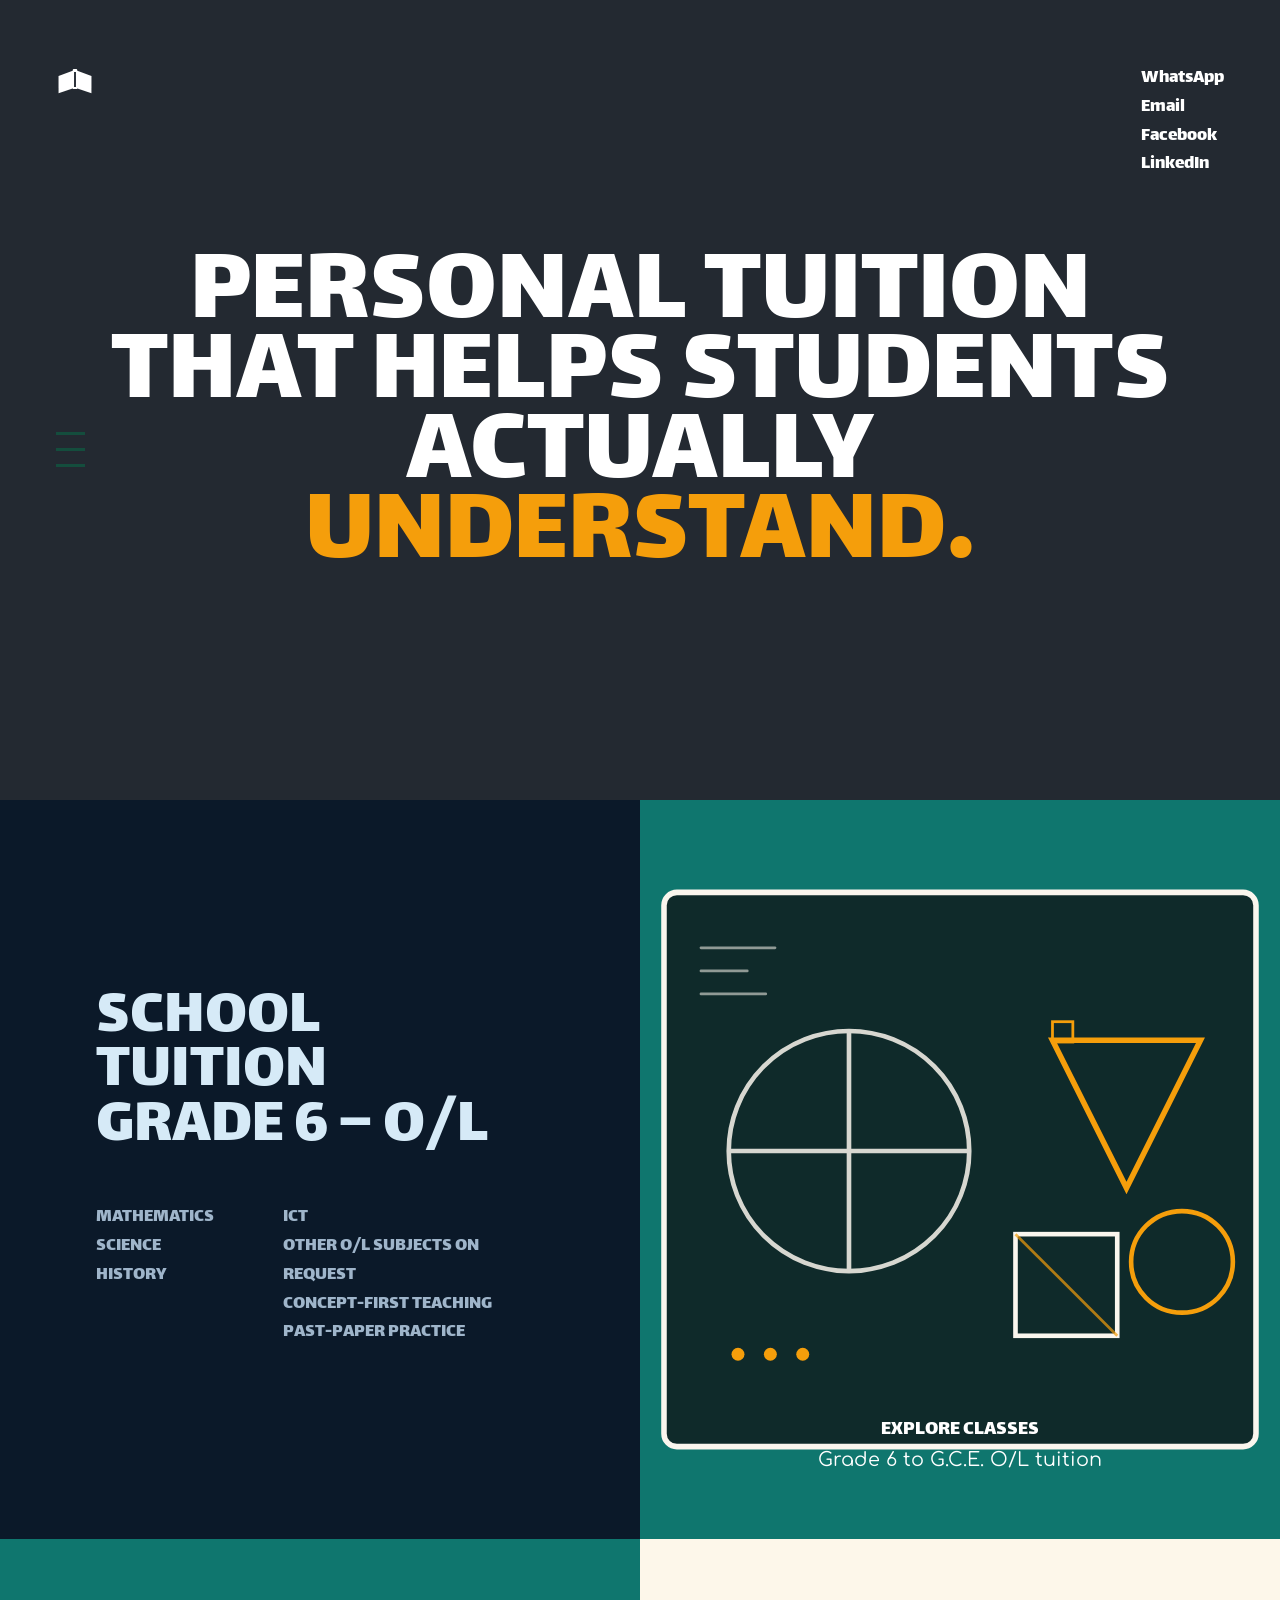
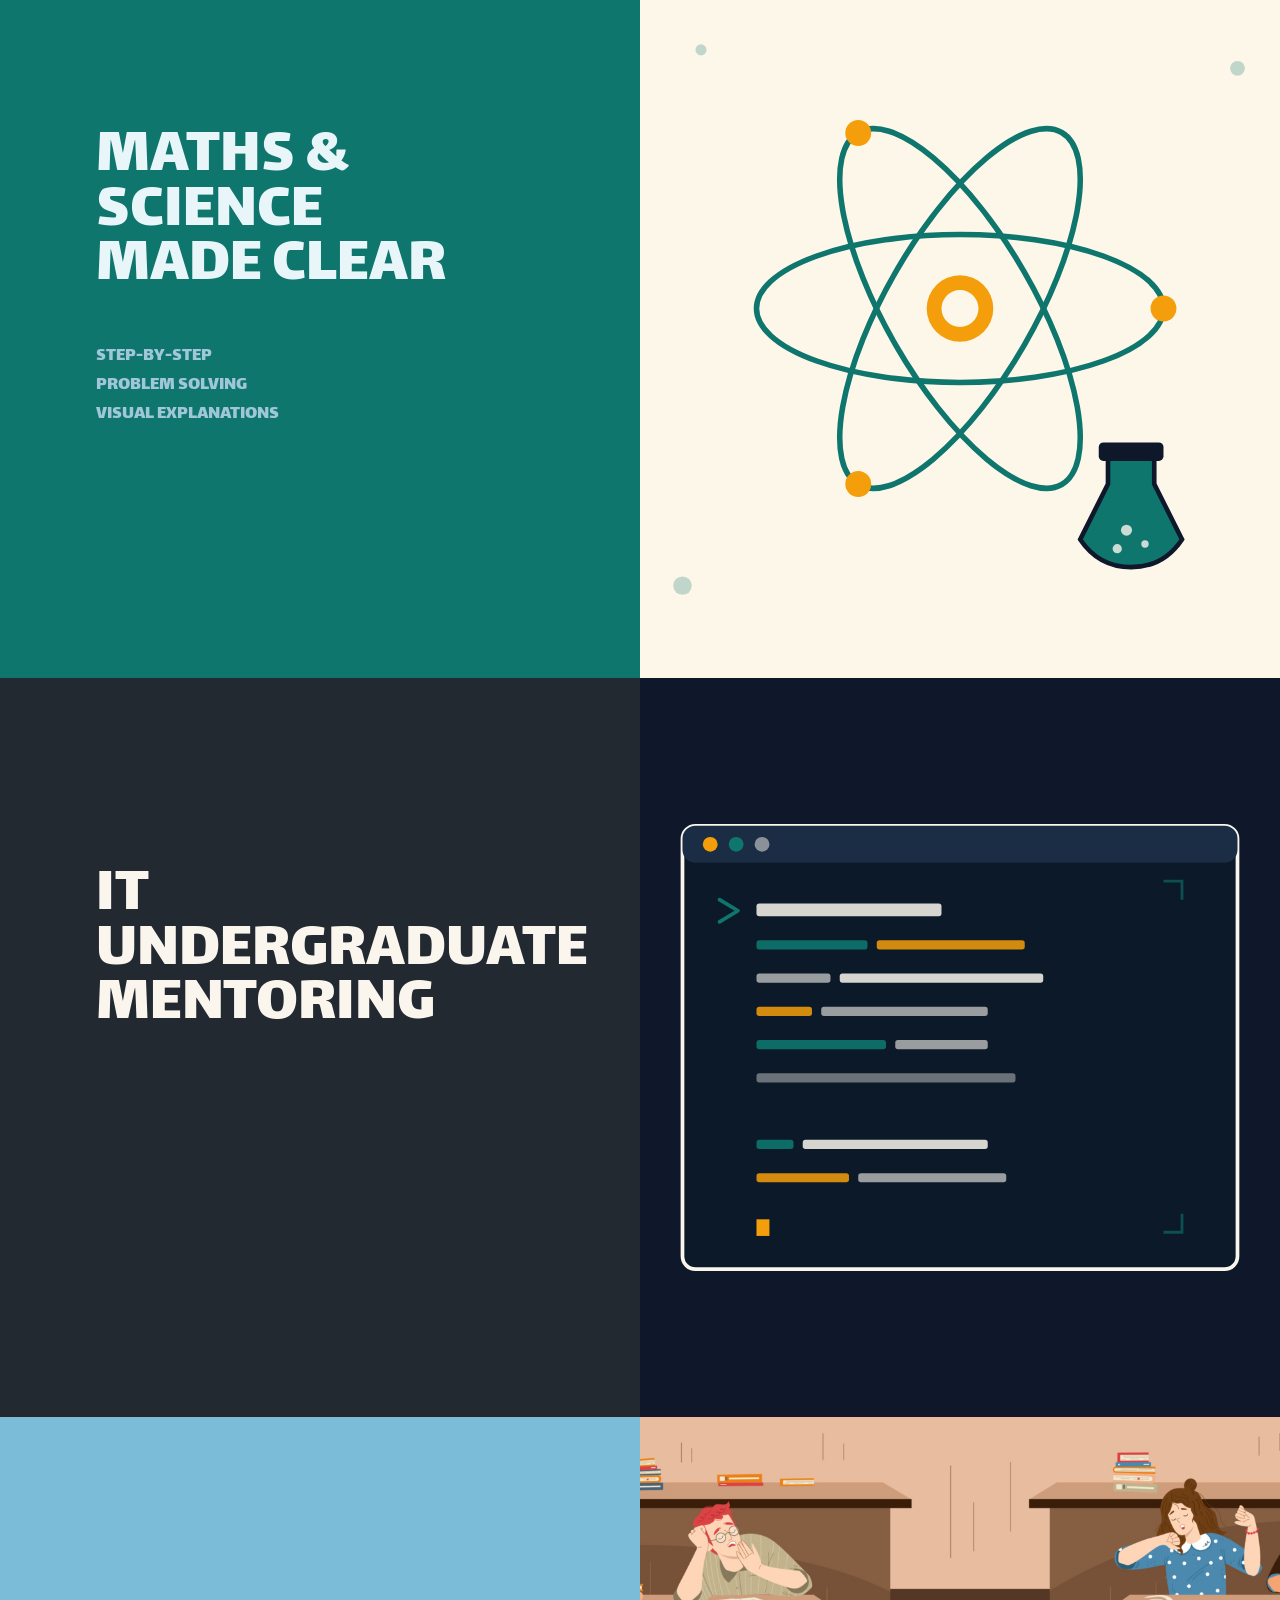
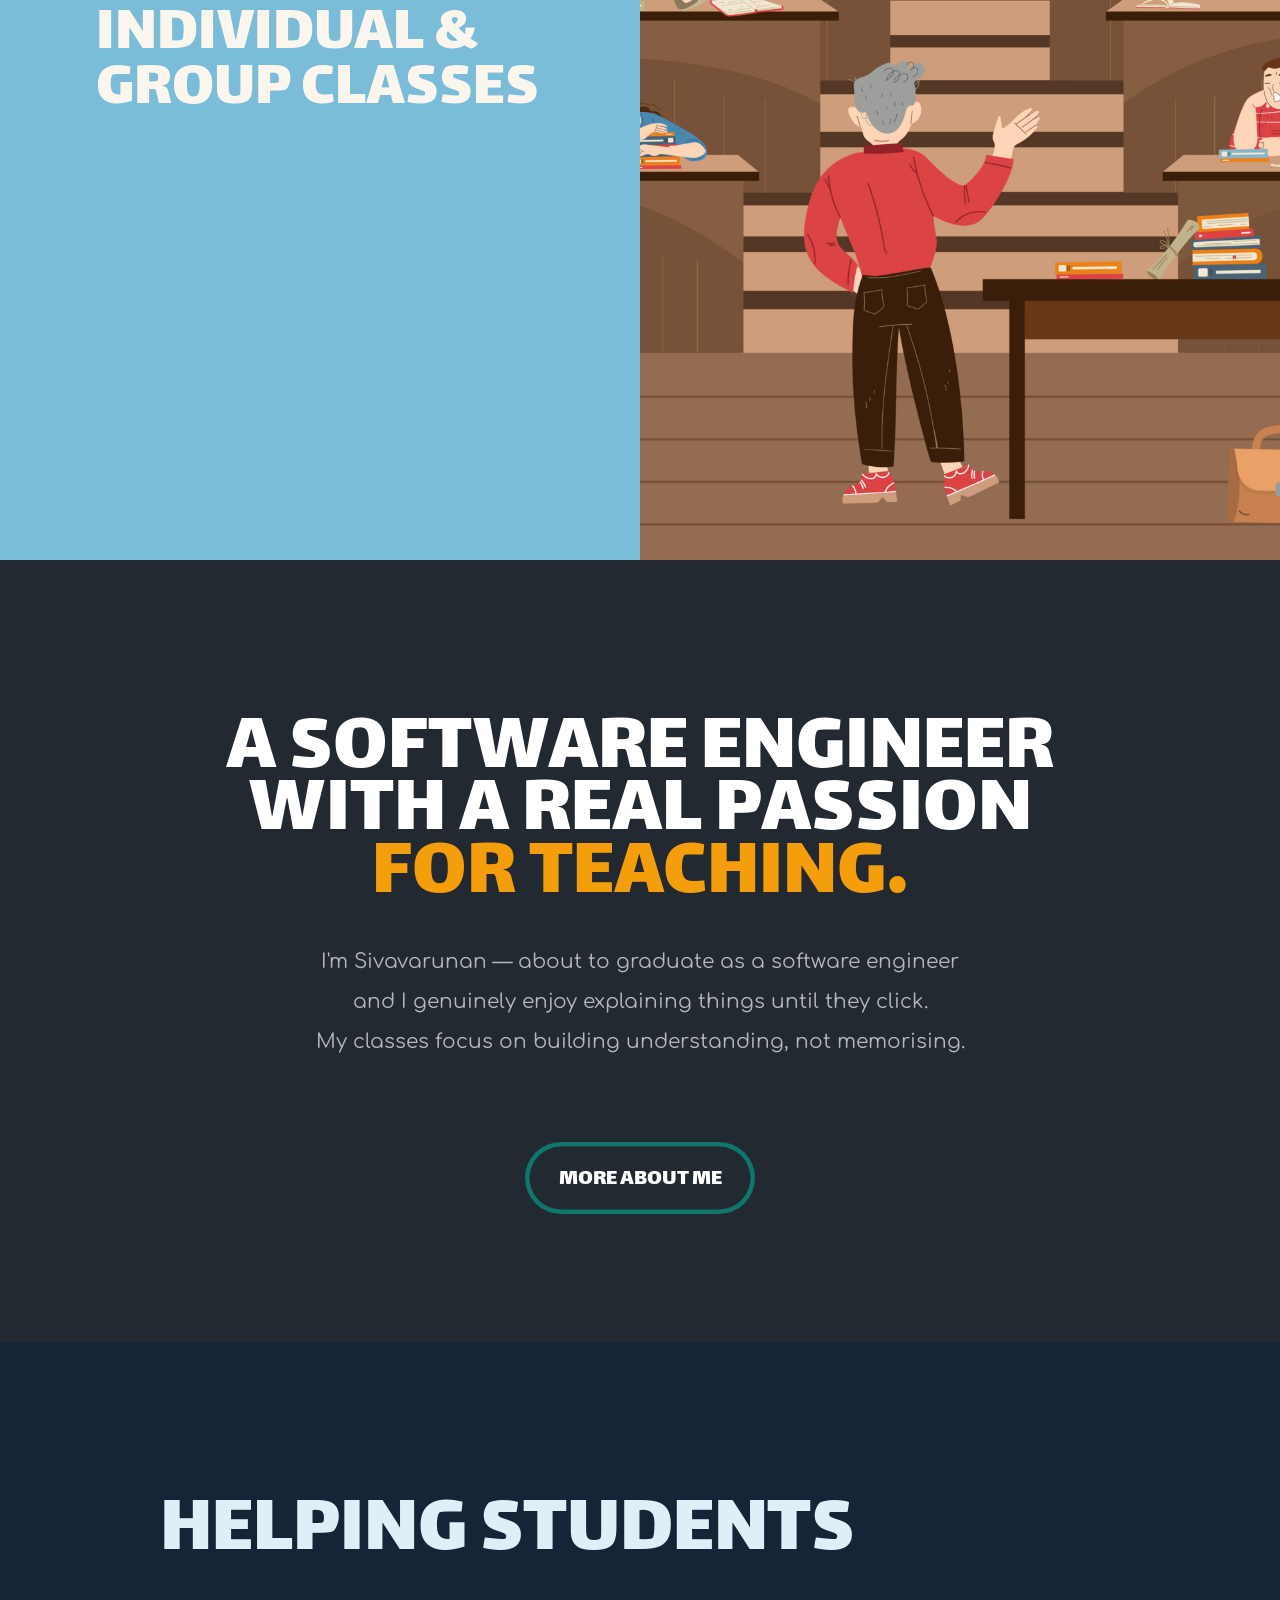
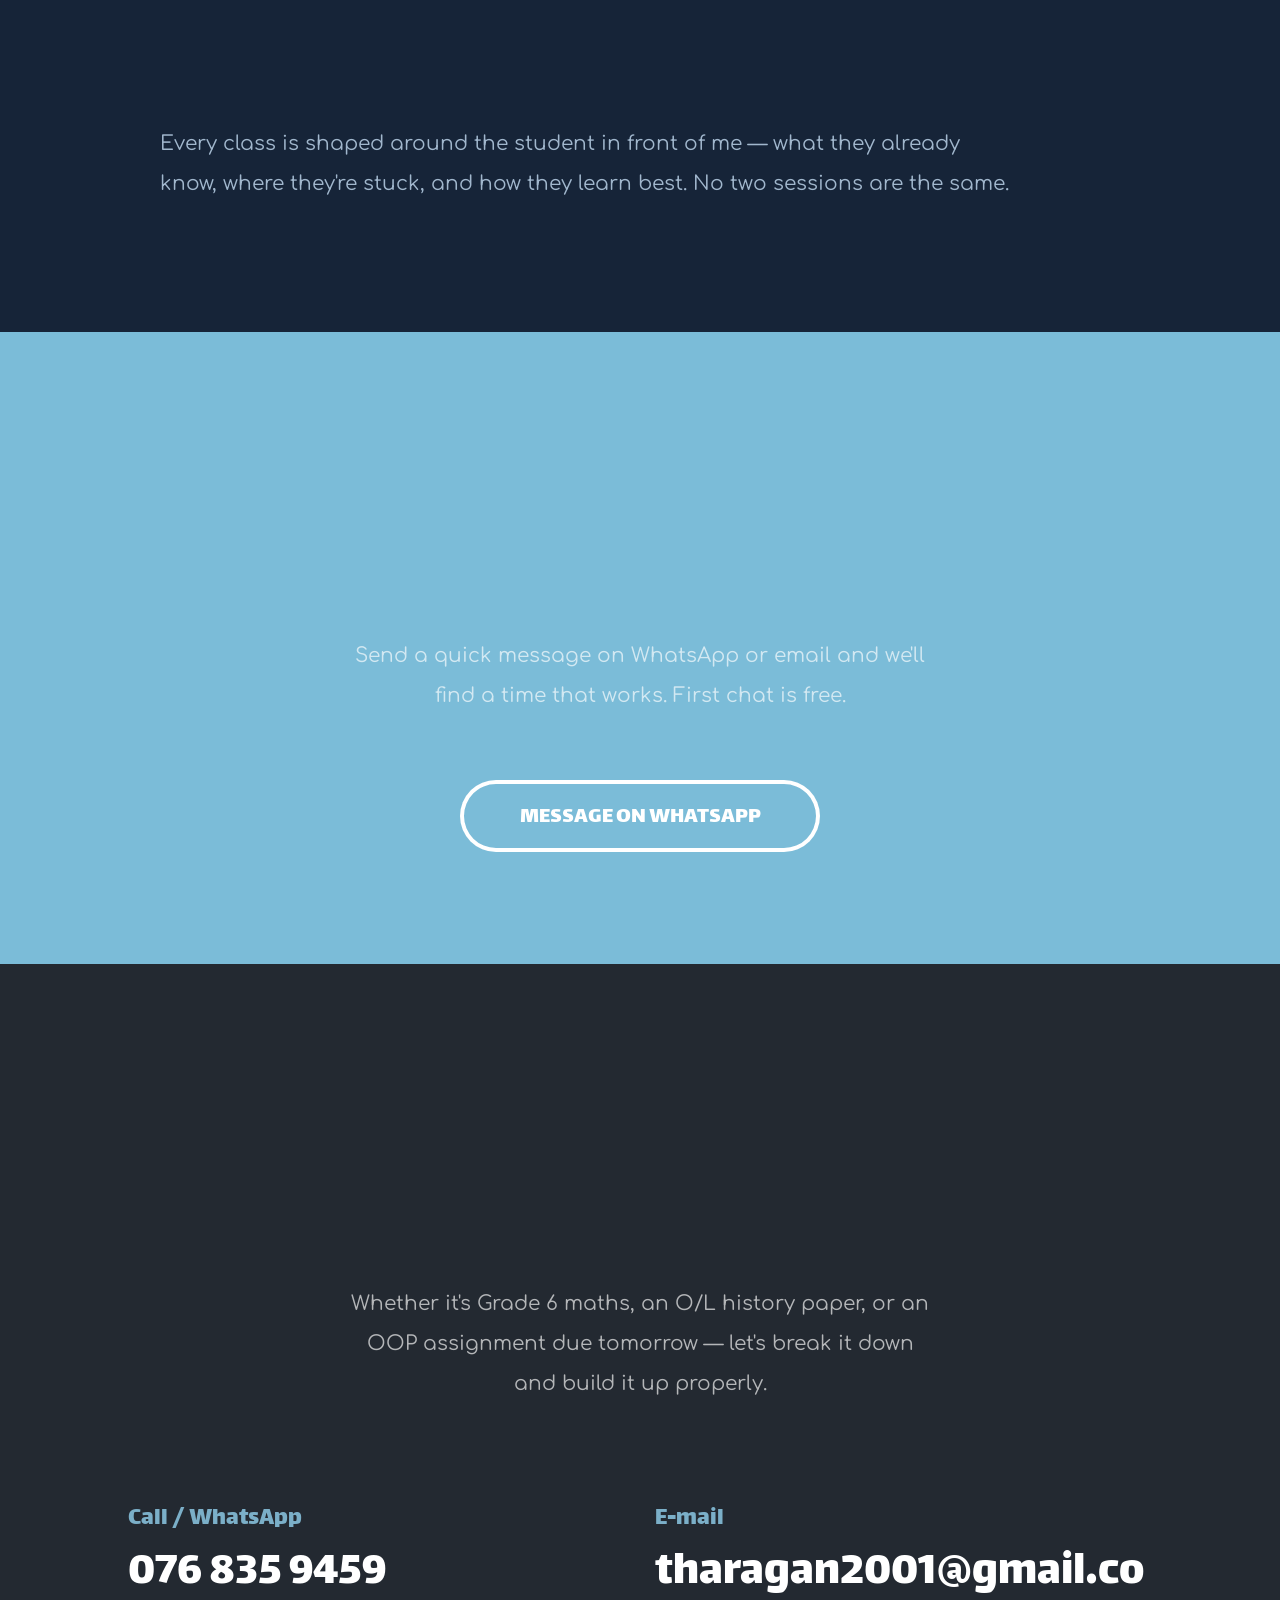
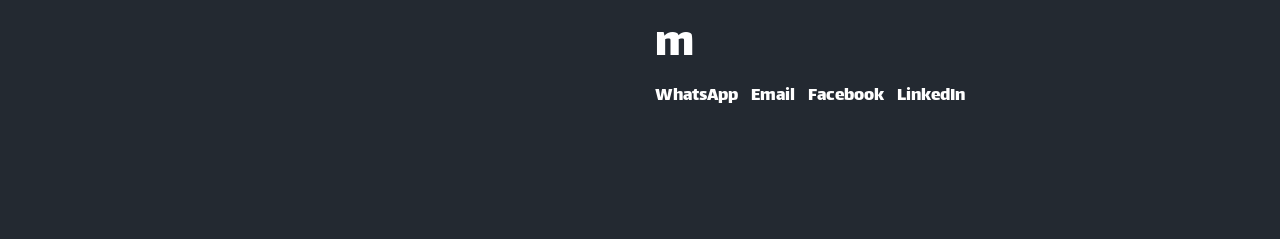
<file: index.html>
<!DOCTYPE html>
<html lang="en">
<head>
    <meta charset="UTF-8">
    <meta name="viewport" content="width=device-width, initial-scale=1.0">
    <title>T. Sivavarunan — Personal Tuition & IT Mentoring</title>
    <meta name="description" content="Personal and group tuition for Grade 6 to G.C.E. O/L students in Science, Maths, History and ICT. Mentoring for IT undergraduates in Cyber Security, OOP, Concurrent Programming and IoT.">
    <link rel="stylesheet" type="text/css" href="css/bootstrap.min.css">
    <link rel="stylesheet" type="text/css" href="css/fontawesome-all.min.css">
    <link rel="stylesheet" type="text/css" href="css/style.css">
    <link rel="icon" href="images/favicon.svg" type="image/svg+xml">
</head>
<body>
<div class="menu-toggle">
    <div class="icon"></div>
</div>
<div class="main-menu">
    <div class="contant-info">
        <div><a href="mailto:tharagan2001@gmail.com">tharagan2001@gmail.com</a></div>
        <div>076 835 9459</div>
    </div>
    <div class="menu-links">
        <ul>
            <li><a href="index.html">Home</a></li>
            <li><a href="about.html">About</a></li>
            <li><a href="work.html">Classes</a></li>
            <li><a href="blog.html">Blog</a></li>
            <li><a href="contact.html">Contact</a></li>
        </ul>
    </div>
    <div class="social-media">
        <div class="social-link-holder"><a href="https://wa.me/94768359459" target="_blank" rel="noopener">WhatsApp</a></div>
        <div class="social-link-holder"><a href="mailto:tharagan2001@gmail.com">Email</a></div>
        <div class="social-link-holder"><a href="#" target="_blank" rel="noopener">Facebook</a></div>
        <div class="social-link-holder"><a href="#" target="_blank" rel="noopener">LinkedIn</a></div>
    </div>
</div>
<nav class="container-fluid cnav">
    <div class="row">
        <div class="col">
            <div class="logo-holder">
                <a href="index.html"><img class="logo" src="images/logo.svg" alt="T. Sivavarunan"></a>
            </div>
        </div>
        <div class="col text-right">
            <div class="social-media">
                <div class="social-link-holder"><a href="https://wa.me/94768359459" target="_blank" rel="noopener">WhatsApp</a></div>
                <div class="social-link-holder"><a href="mailto:tharagan2001@gmail.com">Email</a></div>
                <div class="social-link-holder"><a href="#" target="_blank" rel="noopener">Facebook</a></div>
                <div class="social-link-holder"><a href="#" target="_blank" rel="noopener">LinkedIn</a></div>
            </div>
        </div>
    </div>
</nav>
<header class="container-fluid header">
    <div class="mouse-scroll"></div>
    <div class="row">
        <div class="col">
            <div class="extra-lg-text">
                <span>personal tuition</span><br>
                <span>that helps students</span><br>
                <span>actually</span><br>
                <span class="other-color">understand.</span>
            </div>
        </div>
    </div>
</header>
<div class="container-fluid box-content">
    <div class="row">
        <div class="col-md-6">
            <div class="boxy c1-color">
                <div class="row">
                    <div class="col">
                        <h1 class="title">SCHOOL TUITION<br>
                                GRADE 6 – O/L</h1>
                    </div>
                </div>
                <div class="row">
                    <div class="col-xs-12 col-sm-6 col-md-12 col-lg-5">
                        <div class="text">
                            <ul>
                                <li>Mathematics</li>
                                <li>Science</li>
                                <li>History</li>
                            </ul>
                        </div>
                    </div>
                    <div class="col-xs-12 col-sm-6 col-md-12 col-lg-7">
                        <div class="text">
                            <ul>
                                <li>ICT</li>
                                <li>Other O/L subjects on request</li>
                                <li>Concept-first teaching</li>
                                <li>Past-paper practice</li>
                            </ul>
                        </div>
                    </div>
                </div>
            </div>
        </div>
        <div class="col-md-6">
            <div class="boxy img-box">
                <div class="img"><img src="images/img1.svg" alt="School tuition"></div>
                <div class="bottom-text">
                    <div class="link">EXPLORE CLASSES</div>
                    <div class="text">Grade 6 to G.C.E. O/L tuition</div>
                </div>
                <a href="work.html" class="project-link-full"></a>
            </div>
        </div>
    </div>
</div>
<div class="container-fluid box-content">
    <div class="row">
        <div class="col-md-6">
            <div class="boxy primary-color">
                <div class="row">
                    <div class="col">
                        <h1 class="title">MATHS & SCIENCE<br>
                                MADE CLEAR</h1>
                    </div>
                </div>
                <div class="row">
                    <div class="col-xs-12 col-sm-6 col-md-12 col-lg-5">
                        <div class="text">
                            <ul>
                                <li>Step-by-step problem solving</li>
                                <li>Visual explanations</li>
                                <li>Worked examples</li>
                            </ul>
                        </div>
                    </div>
                    <div class="col-xs-12 col-sm-6 col-md-12 col-lg-7">
                        <div class="text">
                            <ul>
                                <li>Weekly practice sets</li>
                                <li>Doubt-clearing on WhatsApp</li>
                                <li>Term-test preparation</li>
                                <li>O/L paper drills</li>
                            </ul>
                        </div>
                    </div>
                </div>
            </div>
        </div>
        <div class="col-md-6">
            <div class="boxy img-box">
                <div class="img"><img src="images/img2.svg" alt="Maths and Science"></div>
                <div class="bottom-text">
                    <div class="link">EXPLORE CLASSES</div>
                    <div class="text">Confidence with numbers and concepts</div>
                </div>
                <a href="work.html" class="project-link-full"></a>
            </div>
        </div>
    </div>
</div>
<div class="container-fluid box-content">
    <div class="row">
        <div class="col-md-6">
            <div class="boxy default-color">
                <div class="row">
                    <div class="col">
                        <h1 class="title">IT UNDERGRADUATE<br>
                                MENTORING</h1>
                    </div>
                </div>
                <div class="row">
                    <div class="col-12">
                        <div class="text">
                            <ul>
                                <li>Cyber Security</li>
                                <li>Object-Oriented Programming</li>
                                <li>Concurrent Programming</li>
                                <li>Internet of Things (IoT)</li>
                                <li>Module guidance, project help, exam prep</li>
                            </ul>
                        </div>
                    </div>
                </div>
            </div>
        </div>
        <div class="col-md-6">
            <div class="boxy img-box">
                <div class="img"><img src="images/img3.svg" alt="IT undergraduate mentoring"></div>
                <div class="bottom-text">
                    <div class="link">EXPLORE MENTORING</div>
                    <div class="text">From a software engineer who has been there</div>
                </div>
                <a href="work.html" class="project-link-full"></a>
            </div>
        </div>
    </div>
</div>
<div class="container-fluid box-content">
    <div class="row">
        <div class="col-md-6">
            <div class="boxy c2-color">
                <div class="row">
                    <div class="col">
                        <h1 class="title">INDIVIDUAL &<br>
                                GROUP CLASSES</h1>
                    </div>
                </div>
                <div class="row">
                    <div class="col-xs-12 col-sm-6 col-md-12 col-lg-5">
                        <div class="text">
                            <ul>
                                <li>One-on-one tuition</li>
                                <li>Small group classes</li>
                                <li>Online via Zoom / Meet</li>
                                <li>In-person on request</li>
                            </ul>
                        </div>
                    </div>
                    <div class="col-xs-12 col-sm-6 col-md-12 col-lg-7">
                        <div class="text">
                            <ul>
                                <li>Flexible scheduling</li>
                                <li>Custom pace</li>
                                <li>Progress tracking</li>
                            </ul>
                        </div>
                    </div>
                </div>
            </div>
        </div>
        <div class="col-md-6">
            <div class="boxy img-box">
                <div class="img"><img src="images/img4.jpg" alt="Individual and group classes"></div>
                <div class="bottom-text">
                    <div class="link">GET IN TOUCH</div>
                    <div class="text">Pick the format that works for you</div>
                </div>
                <a href="contact.html" class="project-link-full"></a>
            </div>
        </div>
    </div>
</div>
<div class="container-fluid default-content">
    <div class="row">
        <div class="col">
            <div class="lg-text">
                <span>a software engineer</span><br>
                <span>with a real passion</span><br>
                <span class="other-color">for teaching.</span></div>
            <div class="normal-text">
                <p>I'm Sivavarunan — about to graduate as a software engineer<br>
                    and I genuinely enjoy explaining things until they click.<br>
                    My classes focus on building understanding, not memorising.</p>
            </div>
            <div class="btn-holder">
                <a href="about.html" class="cr-btn primary">more about me</a>
            </div>
        </div>
    </div>
</div>
<div class="container-fluid clients-section">
    <div class="row">
        <div class="col">
            <div class="lg-text">
                <span>HELPING STUDENTS</span><br>
                <span>UNDERSTAND IS</span><br>
                <span>THE WHOLE POINT.</span></div>
            <div class="normal-text">
                <p>Every class is shaped around the student in front of me — what they already<br> know, where they're stuck, and how they learn best. No two sessions are the same.</p>
            </div>
        </div>
    </div>
</div>
<div class="container-fluid other-content">
    <div class="row">
        <div class="col">
            <div class="lg-text">ready to<br>start learning?</div>
            <div class="normal-text">
                <p>Send a quick message on WhatsApp or email and we'll<br>
                        find a time that works. First chat is free.</p>
            </div>
            <div class="btn-holder">
                <a href="https://wa.me/94768359459" target="_blank" rel="noopener" class="cr-btn ex-padding">message on whatsapp</a>
            </div>
        </div>
    </div>
</div>
<footer class="container-fluid footer">
    <div class="row">
        <div class="col">
            <div class="lg-text">
                <span>concept-first teaching.</span><br>
                <span>let's begin.</span>
            </div>
            <div class="normal-text">
                <p>Whether it's Grade 6 maths, an O/L history paper, or an<br>OOP assignment due tomorrow — let's break it down<br>and build it up properly.</p>
            </div>
        </div>
    </div>
    <div class="row">
        <div class="col">
            <div class="contact-info-holder">
                <div class="title">Call / WhatsApp</div>
                <div class="contact-info"><a href="https://wa.me/94768359459" target="_blank" rel="noopener">076 835 9459</a></div>
            </div>
        </div>
        <div class="col">
            <div class="contact-info-holder">
                <div class="title">E-mail</div>
                <div class="contact-info"><a href="mailto:tharagan2001@gmail.com">tharagan2001@gmail.com</a></div>
                <div class="social-media">
                    <div class="social-link-holder"><a href="https://wa.me/94768359459" target="_blank" rel="noopener">WhatsApp</a></div>
                    <div class="social-link-holder"><a href="mailto:tharagan2001@gmail.com">Email</a></div>
                    <div class="social-link-holder"><a href="#" target="_blank" rel="noopener">Facebook</a></div>
                    <div class="social-link-holder"><a href="#" target="_blank" rel="noopener">LinkedIn</a></div>
                </div>
            </div>
        </div>
    </div>
</footer>
<script src="js/jquery.min.js"></script>
<script src="js/popper.min.js"></script>
<script src="js/bootstrap.min.js"></script>
<script src="js/anime.min.js"></script>
<script src="js/scrollreveal.min.js"></script>
<script src="js/main.js"></script>
</body>
</html>
</file>
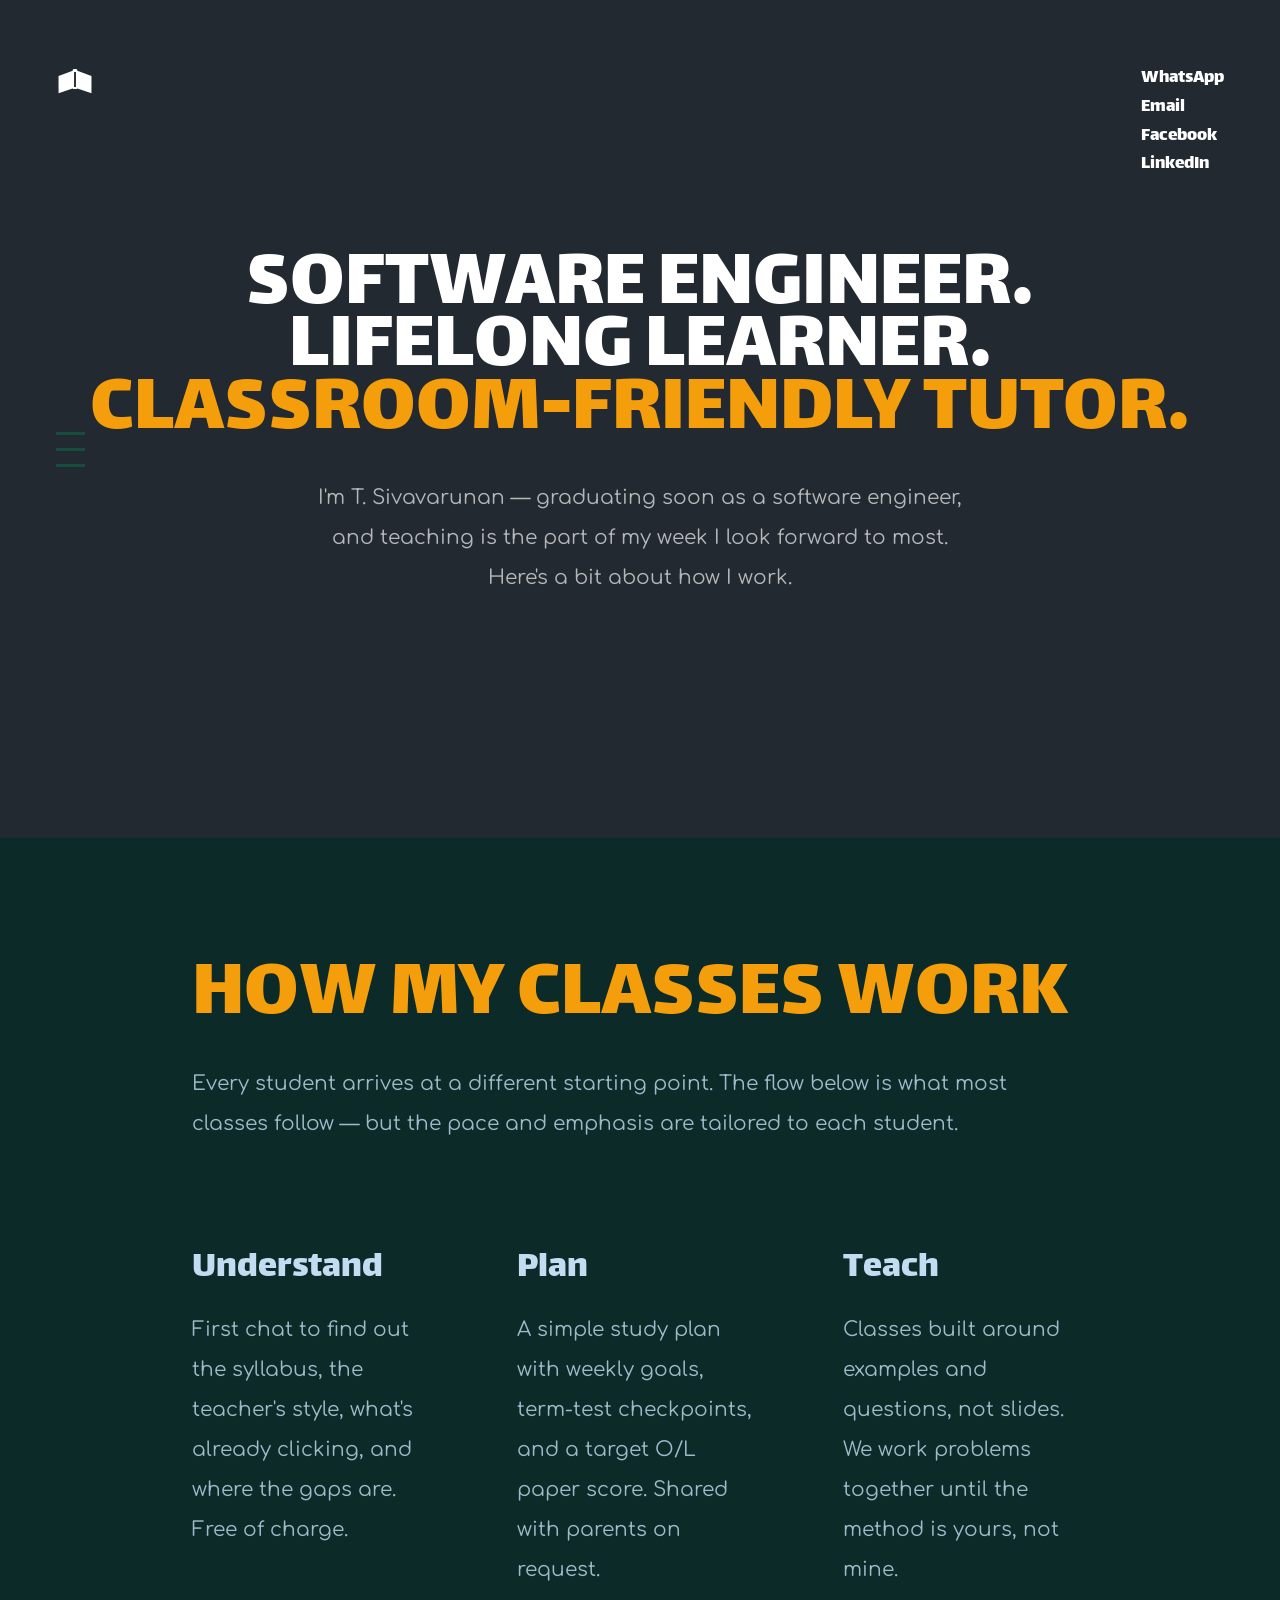
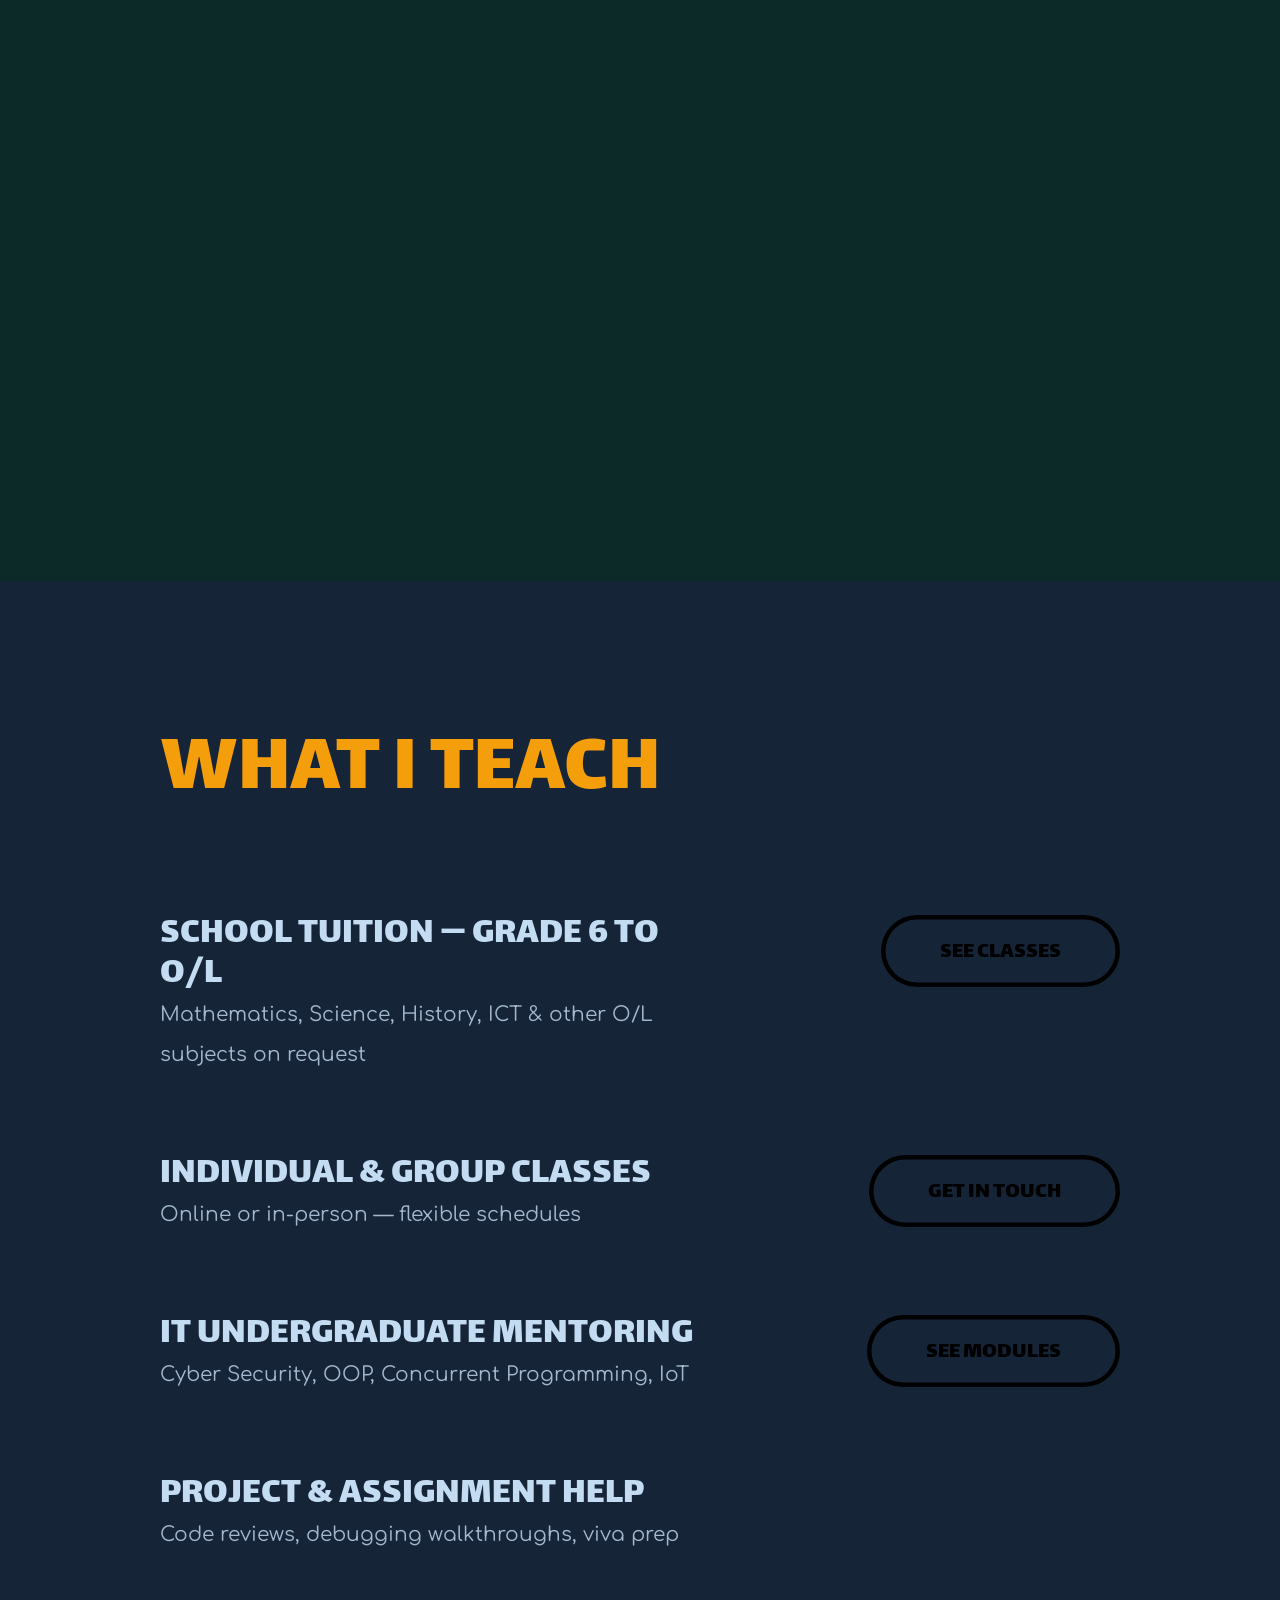
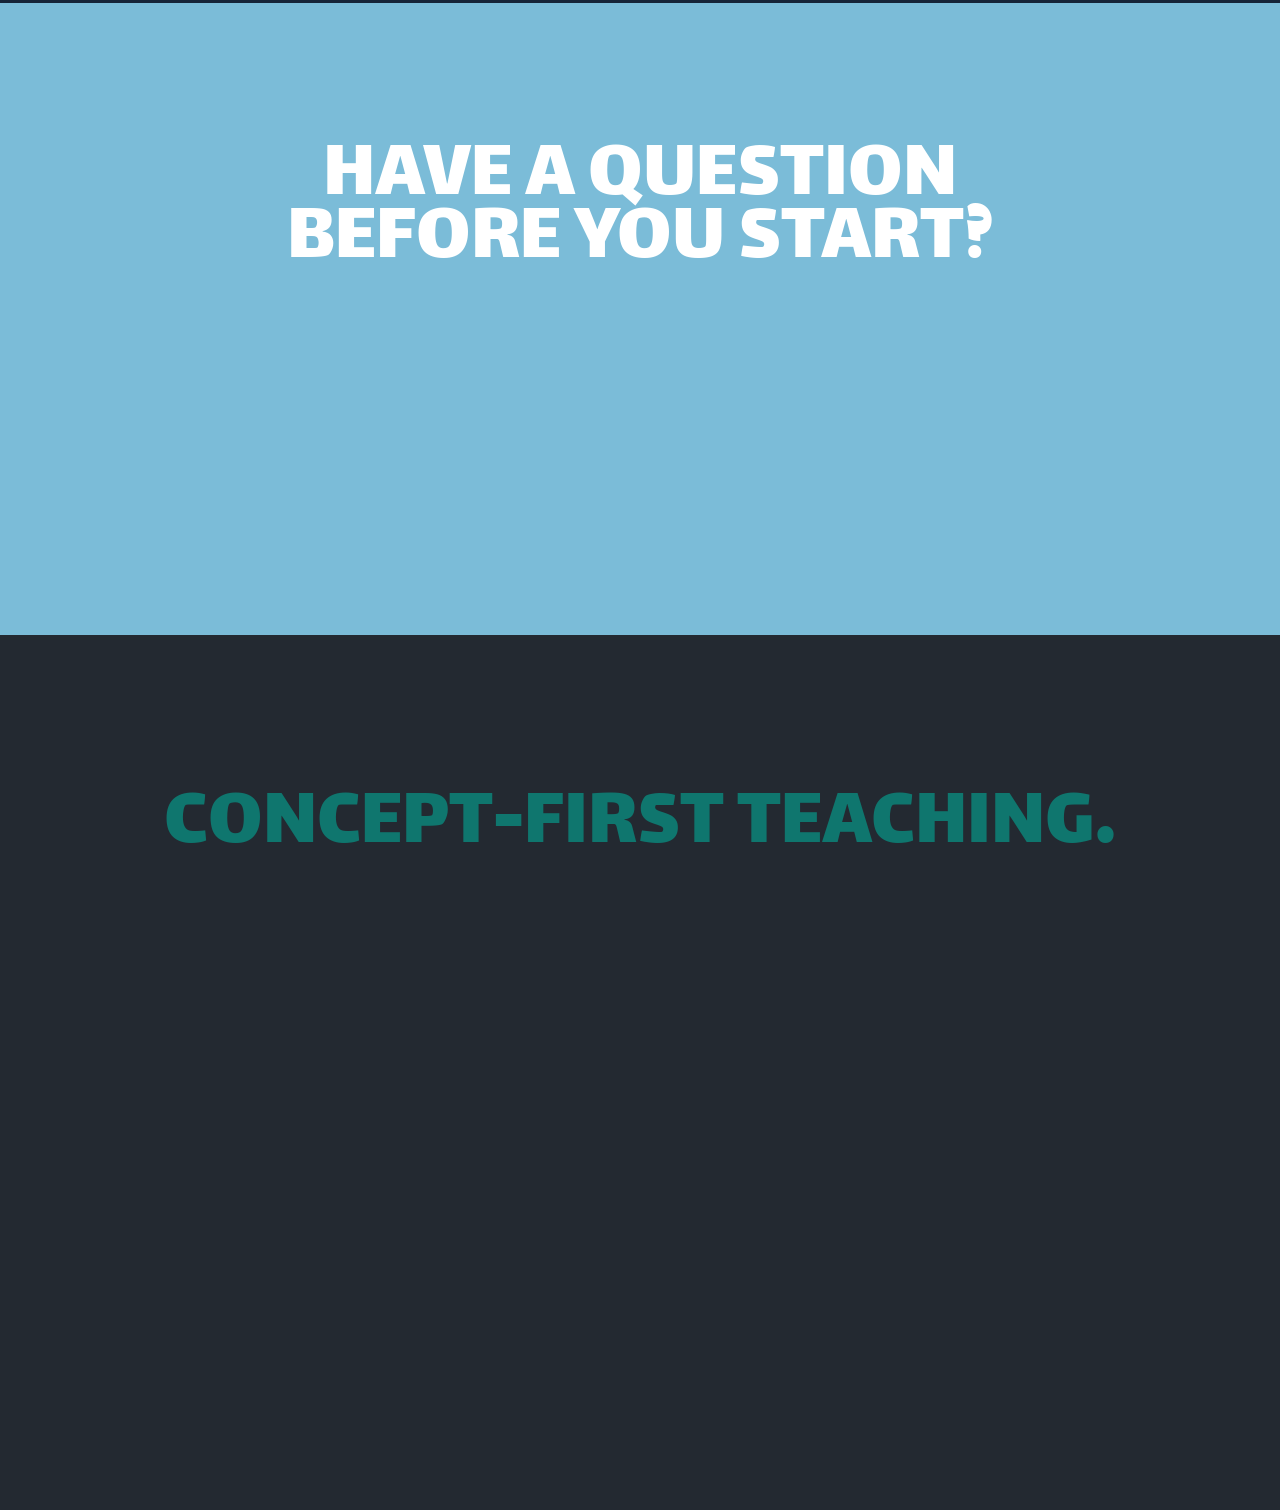
<file: about.html>
<!DOCTYPE html>
<html lang="en">
<head>
    <meta charset="UTF-8">
    <meta name="viewport" content="width=device-width, initial-scale=1.0">
    <title>About — T. Sivavarunan</title>
    <meta name="description" content="About T. Sivavarunan — software engineer, tutor, and IT undergraduate mentor based in Sri Lanka.">
    <link rel="stylesheet" type="text/css" href="css/bootstrap.min.css">
    <link rel="stylesheet" type="text/css" href="css/fontawesome-all.min.css">
    <link rel="stylesheet" type="text/css" href="css/style.css">
    <link rel="icon" href="images/favicon.svg" type="image/svg+xml">
</head>
<body class="inner-page">
<div class="menu-toggle">
    <div class="icon"></div>
</div>
<div class="main-menu">
    <div class="contant-info">
        <div><a href="mailto:tharagan2001@gmail.com">tharagan2001@gmail.com</a></div>
        <div>076 835 9459</div>
    </div>
    <div class="menu-links">
        <ul>
            <li><a href="index.html">Home</a></li>
            <li><a href="about.html">About</a></li>
            <li><a href="work.html">Classes</a></li>
            <li><a href="blog.html">Blog</a></li>
            <li><a href="contact.html">Contact</a></li>
        </ul>
    </div>
    <div class="social-media">
        <div class="social-link-holder"><a href="https://wa.me/94768359459" target="_blank" rel="noopener">WhatsApp</a></div>
        <div class="social-link-holder"><a href="mailto:tharagan2001@gmail.com">Email</a></div>
        <div class="social-link-holder"><a href="#" target="_blank" rel="noopener">Facebook</a></div>
        <div class="social-link-holder"><a href="#" target="_blank" rel="noopener">LinkedIn</a></div>
    </div>
</div>
<nav class="container-fluid cnav">
    <div class="row">
        <div class="col">
            <div class="logo-holder">
                <a href="index.html"><img class="logo" src="images/logo.svg" alt="T. Sivavarunan"></a>
            </div>
        </div>
        <div class="col text-right">
            <div class="social-media">
                <div class="social-link-holder"><a href="https://wa.me/94768359459" target="_blank" rel="noopener">WhatsApp</a></div>
                <div class="social-link-holder"><a href="mailto:tharagan2001@gmail.com">Email</a></div>
                <div class="social-link-holder"><a href="#" target="_blank" rel="noopener">Facebook</a></div>
                <div class="social-link-holder"><a href="#" target="_blank" rel="noopener">LinkedIn</a></div>
            </div>
        </div>
    </div>
</nav>
<header class="container-fluid header">
    <div class="row">
        <div class="col">
            <div class="lg-text">
                <span>software engineer.</span><br>
                <span>lifelong learner.</span><br>
                <span class="other-color">classroom-friendly tutor.</span>
            </div>
            <div class="normal-text">
                <p>I'm T. Sivavarunan — graduating soon as a software engineer,<br> and teaching is the part of my week I look forward to most.<br> Here's a bit about how I work.</p>
            </div>
        </div>
    </div>
</header>
<div class="container-fluid process-section">
    <div class="row">
        <div class="col">
            <div class="lg-text"><span class="other-color">how my classes work</span></div>
            <div class="normal-text">
                <p>Every student arrives at a different starting point. The flow below is what most<br> classes follow — but the pace and emphasis are tailored to each student.</p>
            </div>
        </div>
    </div>
    <div class="row">
        <div class="col-md-4">
            <div class="text-box">
                <div class="title">Understand</div>
                <p>First chat to find out the syllabus, the teacher's style, what's already clicking, and where the gaps are. Free of charge.</p>
            </div>
        </div>
        <div class="col-md-4">
            <div class="text-box">
                <div class="title">Plan</div>
                <p>A simple study plan with weekly goals, term-test checkpoints, and a target O/L paper score. Shared with parents on request.</p>
            </div>
        </div>
        <div class="col-md-4">
            <div class="text-box">
                <div class="title">Teach</div>
                <p>Classes built around examples and questions, not slides. We work problems together until the method is yours, not mine.</p>
            </div>
        </div>
    </div>
    <div class="row">
        <div class="col-md-4">
            <div class="text-box">
                <div class="title">Practice</div>
                <p>Short weekly homework, past-paper drills, and mistake reviews. Doubt-clearing on WhatsApp between classes.</p>
            </div>
        </div>
        <div class="col-md-4">
            <div class="text-box">
                <div class="title">Track</div>
                <p>Regular progress check-ins so the student, the parent, and I are all on the same page about what's improving and what still needs work.</p>
            </div>
        </div>
        <div class="col-md-4">
            <div class="text-box">
                <div class="title">Deliver</div>
                <p>Confidence on exam day. Whether that's a Grade 7 term test or an O/L paper, you walk in knowing what you know.</p>
            </div>
        </div>
    </div>
</div>
<div class="container-fluid jobs-section">
    <div class="row">
        <div class="col">
            <div class="lg-text"><span class="other-color">what I teach</span></div>
        </div>
    </div>
    <div class="row job-box-row">
        <div class="col-sm-7">
            <div class="job-box">
                <div class="title">School Tuition — Grade 6 to O/L</div>
                <div class="subtitle">Mathematics, Science, History, ICT &amp; other O/L subjects on request</div>
            </div>
        </div>
        <div class="col-sm-5">
            <div class="btn-holder">
                <a href="work.html" class="cr-btn black ex-padding">See classes</a>
            </div>
        </div>
    </div>
    <div class="row job-box-row">
        <div class="col-sm-7">
            <div class="job-box">
                <div class="title">Individual &amp; Group Classes</div>
                <div class="subtitle">Online or in-person — flexible schedules</div>
            </div>
        </div>
        <div class="col-sm-5">
            <div class="btn-holder">
                <a href="contact.html" class="cr-btn black ex-padding">Get in touch</a>
            </div>
        </div>
    </div>
    <div class="row job-box-row">
        <div class="col-sm-7">
            <div class="job-box">
                <div class="title">IT Undergraduate Mentoring</div>
                <div class="subtitle">Cyber Security, OOP, Concurrent Programming, IoT</div>
            </div>
        </div>
        <div class="col-sm-5">
            <div class="btn-holder">
                <a href="work.html" class="cr-btn black ex-padding">See modules</a>
            </div>
        </div>
    </div>
    <div class="row job-box-row">
        <div class="col-sm-7">
            <div class="job-box">
                <div class="title">Project &amp; Assignment Help</div>
                <div class="subtitle">Code reviews, debugging walkthroughs, viva prep</div>
            </div>
        </div>
        <div class="col-sm-5">
            <div class="btn-holder">
                <a href="contact.html" class="cr-btn black ex-padding">Ask a question</a>
            </div>
        </div>
    </div>
</div>
<div class="container-fluid other-content">
    <div class="row">
        <div class="col">
            <div class="lg-text">have a question<br>before you start?</div>
            <div class="normal-text">
                <p>Send a quick message — happy to chat about what your child<br>
                        is studying, or what module you need help with.</p>
            </div>
            <div class="btn-holder">
                <a href="https://wa.me/94768359459" target="_blank" rel="noopener" class="cr-btn ex-padding">message on whatsapp</a>
            </div>
        </div>
    </div>
</div>
<footer class="container-fluid footer">
    <div class="row">
        <div class="col">
            <div class="lg-text">
                <span>concept-first teaching.</span><br>
                <span>let's begin.</span>
            </div>
            <div class="normal-text">
                <p>Whether it's Grade 6 maths, an O/L history paper, or an<br>OOP assignment due tomorrow — let's break it down<br>and build it up properly.</p>
            </div>
        </div>
    </div>
    <div class="row">
        <div class="col">
            <div class="contact-info-holder">
                <div class="title">Call / WhatsApp</div>
                <div class="contact-info"><a href="https://wa.me/94768359459" target="_blank" rel="noopener">076 835 9459</a></div>
            </div>
        </div>
        <div class="col">
            <div class="contact-info-holder">
                <div class="title">E-mail</div>
                <div class="contact-info"><a href="mailto:tharagan2001@gmail.com">tharagan2001@gmail.com</a></div>
                <div class="social-media">
                    <div class="social-link-holder"><a href="https://wa.me/94768359459" target="_blank" rel="noopener">WhatsApp</a></div>
                    <div class="social-link-holder"><a href="mailto:tharagan2001@gmail.com">Email</a></div>
                    <div class="social-link-holder"><a href="#" target="_blank" rel="noopener">Facebook</a></div>
                    <div class="social-link-holder"><a href="#" target="_blank" rel="noopener">LinkedIn</a></div>
                </div>
            </div>
        </div>
    </div>
</footer>
<script src="js/jquery.min.js"></script>
<script src="js/popper.min.js"></script>
<script src="js/bootstrap.min.js"></script>
<script src="js/anime.min.js"></script>
<script src="js/scrollreveal.min.js"></script>
<script src="js/main.js"></script>
</body>
</html>
</file>
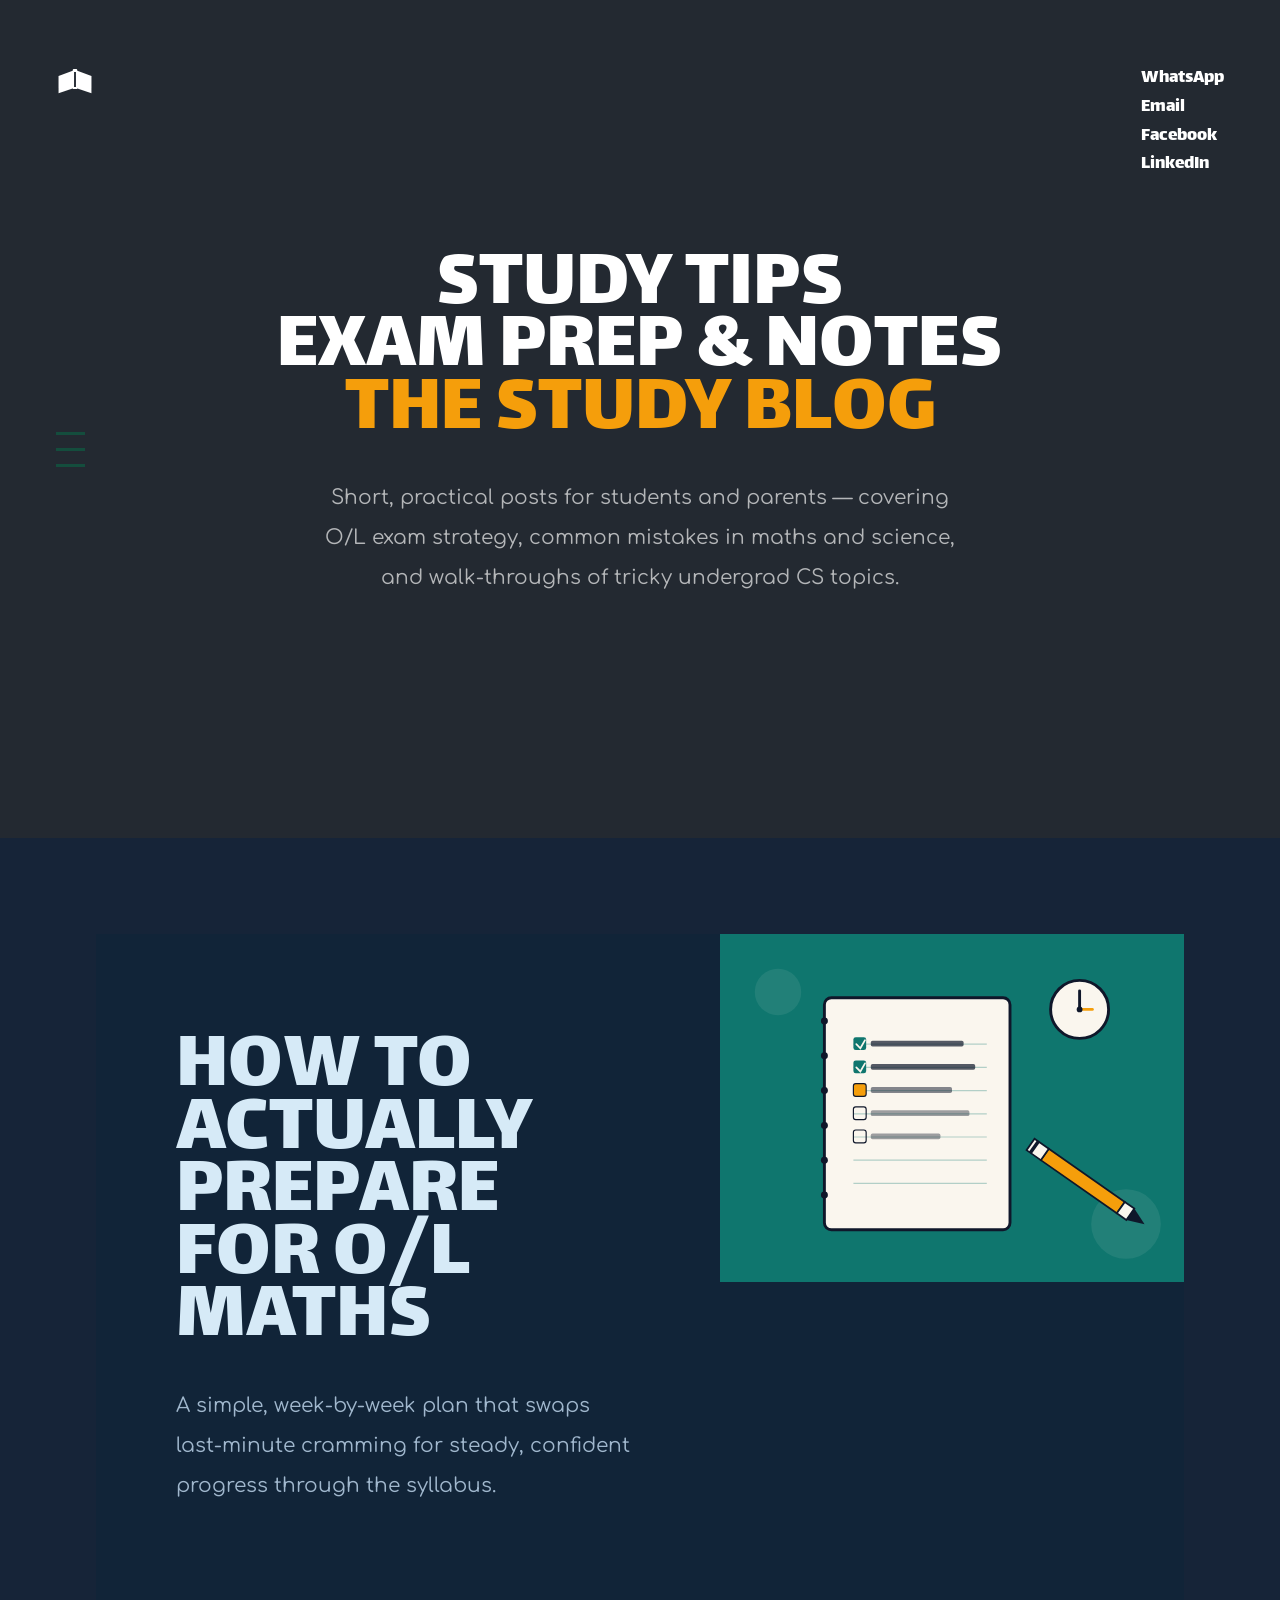
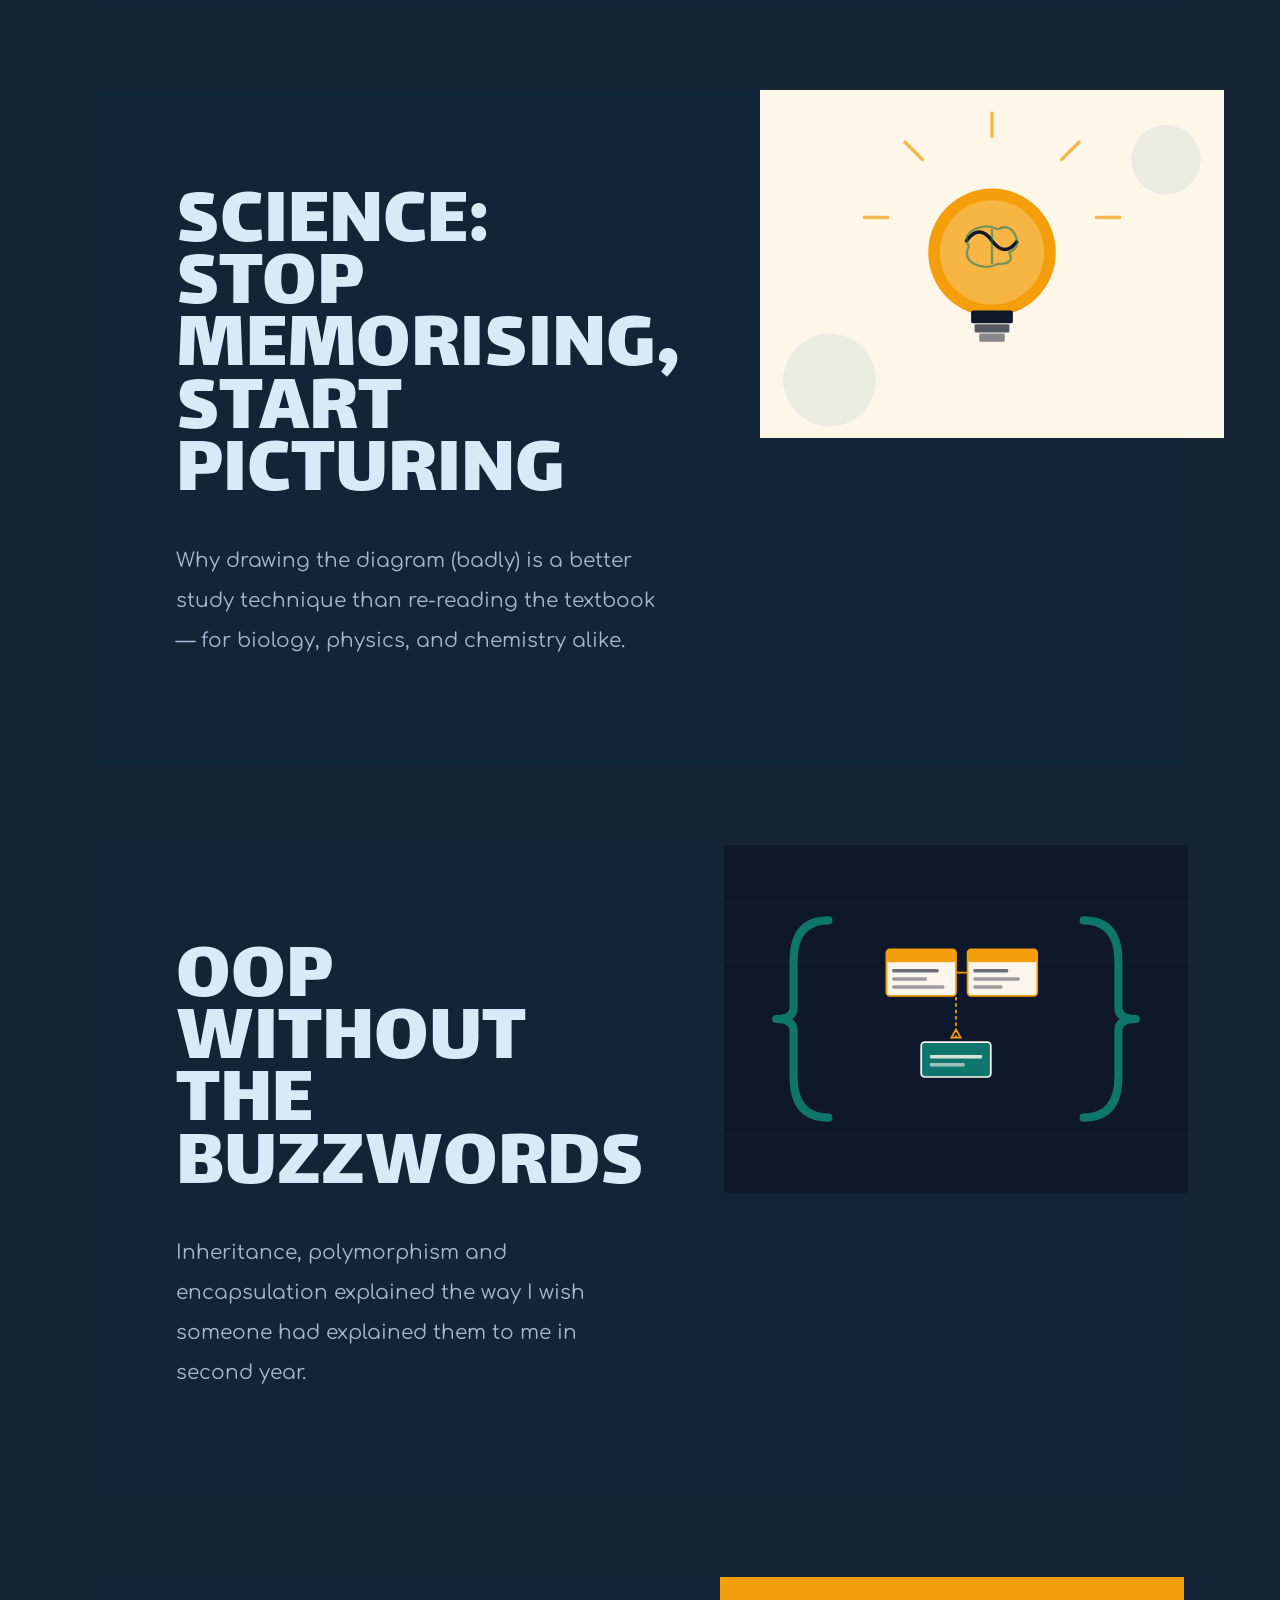
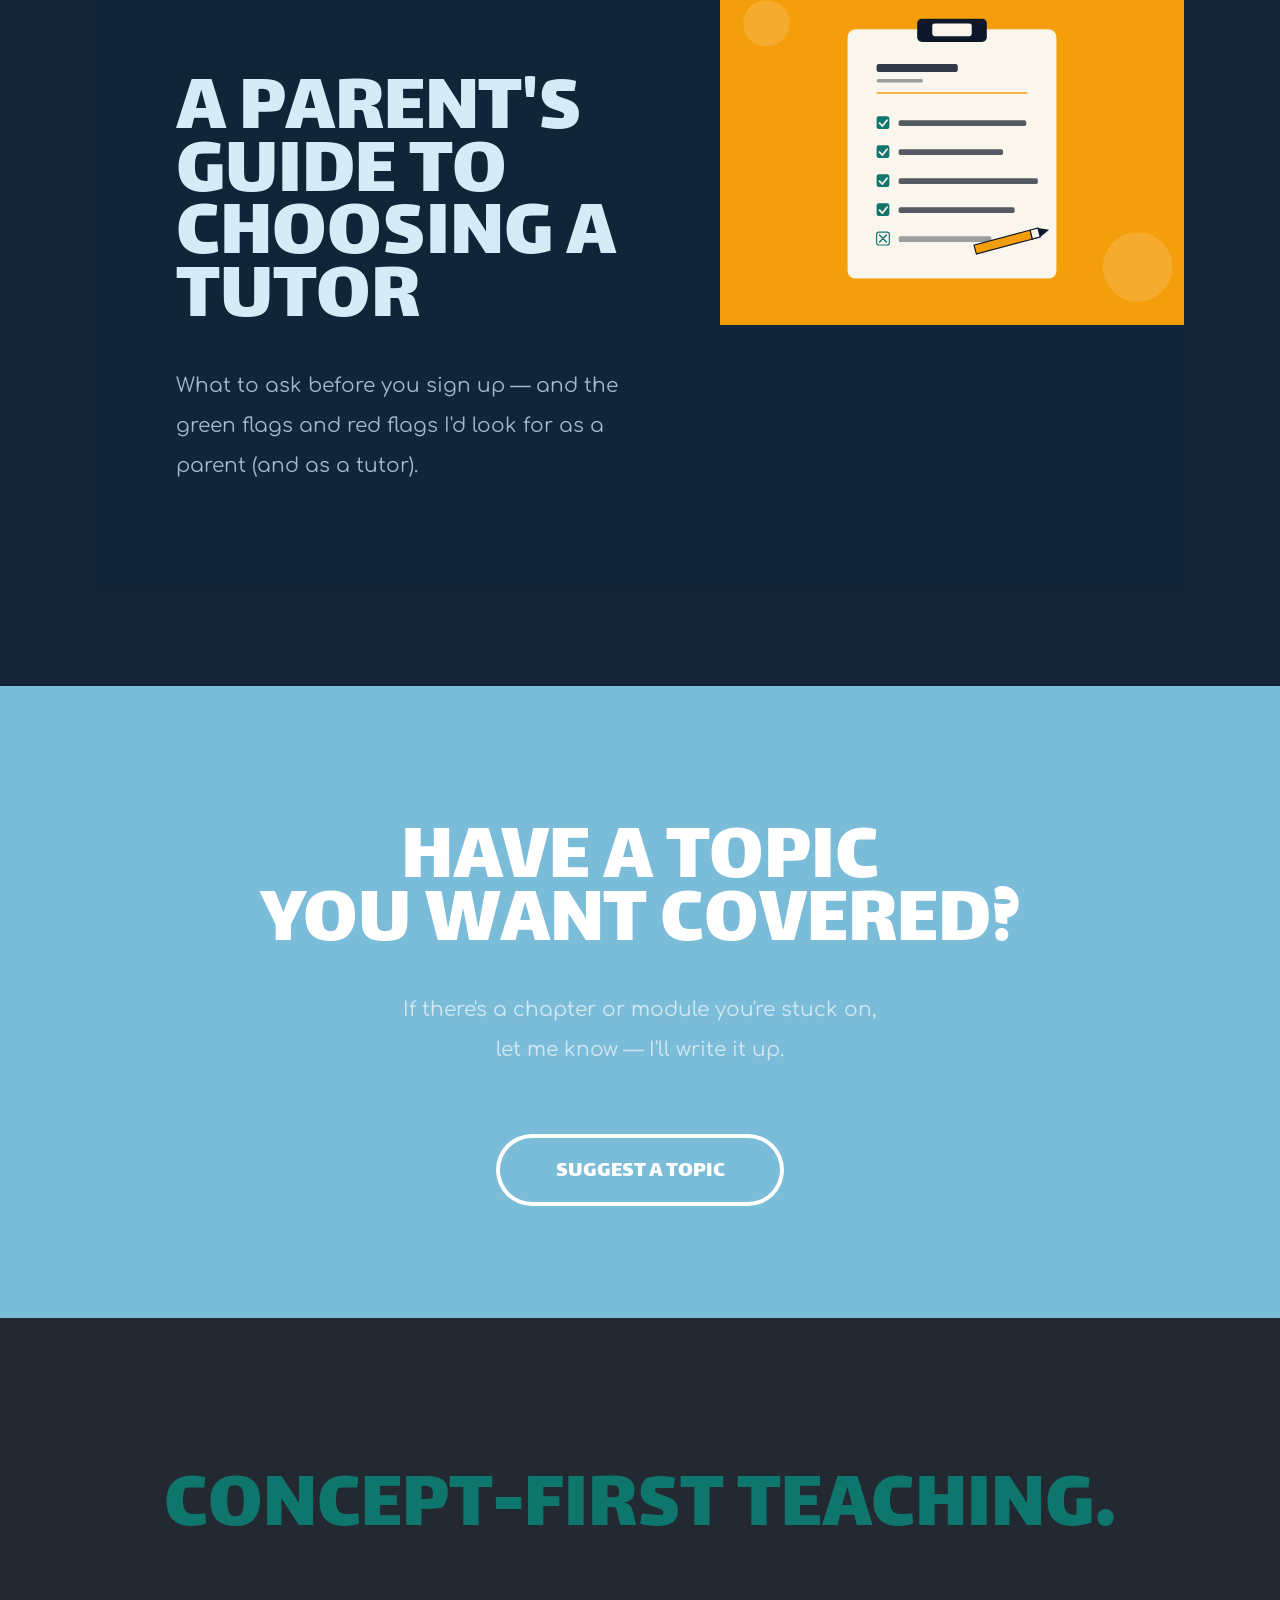
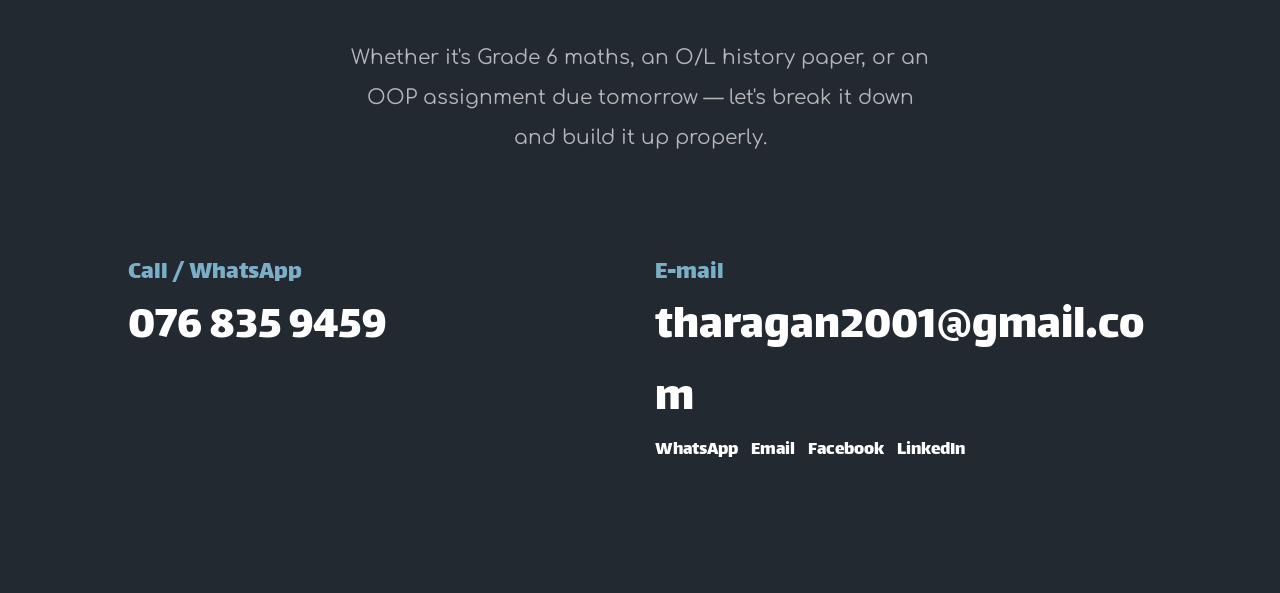
<file: blog.html>
<!DOCTYPE html>
<html lang="en">
<head>
    <meta charset="UTF-8">
    <meta name="viewport" content="width=device-width, initial-scale=1.0">
    <title>Study Notes — T. Sivavarunan</title>
    <meta name="description" content="Study tips, exam prep notes, and module guides — for school students preparing for O/L and IT undergraduates working through their degree.">
    <link rel="stylesheet" type="text/css" href="css/bootstrap.min.css">
    <link rel="stylesheet" type="text/css" href="css/fontawesome-all.min.css">
    <link rel="stylesheet" type="text/css" href="css/style.css">
    <link rel="icon" href="images/favicon.svg" type="image/svg+xml">
</head>
<body class="inner-page">
<div class="menu-toggle">
    <div class="icon"></div>
</div>
<div class="main-menu">
    <div class="contant-info">
        <div><a href="mailto:tharagan2001@gmail.com">tharagan2001@gmail.com</a></div>
        <div>076 835 9459</div>
    </div>
    <div class="menu-links">
        <ul>
            <li><a href="index.html">Home</a></li>
            <li><a href="about.html">About</a></li>
            <li><a href="work.html">Classes</a></li>
            <li><a href="blog.html">Blog</a></li>
            <li><a href="contact.html">Contact</a></li>
        </ul>
    </div>
    <div class="social-media">
        <div class="social-link-holder"><a href="https://wa.me/94768359459" target="_blank" rel="noopener">WhatsApp</a></div>
        <div class="social-link-holder"><a href="mailto:tharagan2001@gmail.com">Email</a></div>
        <div class="social-link-holder"><a href="#" target="_blank" rel="noopener">Facebook</a></div>
        <div class="social-link-holder"><a href="#" target="_blank" rel="noopener">LinkedIn</a></div>
    </div>
</div>
<nav class="container-fluid cnav">
    <div class="row">
        <div class="col">
            <div class="logo-holder">
                <a href="index.html"><img class="logo" src="images/logo.svg" alt="T. Sivavarunan"></a>
            </div>
        </div>
        <div class="col text-right">
            <div class="social-media">
                <div class="social-link-holder"><a href="https://wa.me/94768359459" target="_blank" rel="noopener">WhatsApp</a></div>
                <div class="social-link-holder"><a href="mailto:tharagan2001@gmail.com">Email</a></div>
                <div class="social-link-holder"><a href="#" target="_blank" rel="noopener">Facebook</a></div>
                <div class="social-link-holder"><a href="#" target="_blank" rel="noopener">LinkedIn</a></div>
            </div>
        </div>
    </div>
</nav>
<header class="container-fluid header">
    <div class="row">
        <div class="col">
            <div class="lg-text">
                <span>STUDY TIPS</span><br>
                <span>EXAM PREP &amp; NOTES</span><br>
                <span class="other-color">the study blog</span>
            </div>
            <div class="normal-text">
                <p>Short, practical posts for students and parents — covering<br>O/L exam strategy, common mistakes in maths and science,<br>and walk-throughs of tricky undergrad CS topics.</p>
            </div>
        </div>
    </div>
</header>
<div class="container-fluid blog-section">
    <div class="row">
        <div class="col">
            <div class="post-box">
                <div class="text-holder">
                    <a href="post.html" class="title">how to actually prepare for O/L maths</a>
                    <div class="text">A simple, week-by-week plan that swaps last-minute cramming for steady, confident progress through the syllabus.</div>
                </div>
                <div class="img-holder">
                    <img src="images/post1.svg" alt="">
                </div>
            </div>
            <div class="post-box">
                <div class="text-holder">
                    <a href="post.html" class="title">science: stop memorising, start picturing</a>
                    <div class="text">Why drawing the diagram (badly) is a better study technique than re-reading the textbook — for biology, physics, and chemistry alike.</div>
                </div>
                <div class="img-holder">
                    <img src="images/post2.svg" alt="">
                </div>
            </div>
            <div class="post-box">
                <div class="text-holder">
                    <a href="post.html" class="title">OOP without the buzzwords</a>
                    <div class="text">Inheritance, polymorphism and encapsulation explained the way I wish someone had explained them to me in second year.</div>
                </div>
                <div class="img-holder">
                    <img src="images/post3.svg" alt="">
                </div>
            </div>
            <div class="post-box">
                <div class="text-holder">
                    <a href="post.html" class="title">a parent's guide to choosing a tutor</a>
                    <div class="text">What to ask before you sign up — and the green flags and red flags I'd look for as a parent (and as a tutor).</div>
                </div>
                <div class="img-holder">
                    <img src="images/post4.svg" alt="">
                </div>
            </div>
        </div>
    </div>
</div>
<div class="container-fluid other-content">
    <div class="row">
        <div class="col">
            <div class="lg-text">have a topic<br>you want covered?</div>
            <div class="normal-text">
                <p>If there's a chapter or module you're stuck on,<br>
                        let me know — I'll write it up.</p>
            </div>
            <div class="btn-holder">
                <a href="https://wa.me/94768359459" target="_blank" rel="noopener" class="cr-btn ex-padding">suggest a topic</a>
            </div>
        </div>
    </div>
</div>
<footer class="container-fluid footer">
    <div class="row">
        <div class="col">
            <div class="lg-text">
                <span>concept-first teaching.</span><br>
                <span>let's begin.</span>
            </div>
            <div class="normal-text">
                <p>Whether it's Grade 6 maths, an O/L history paper, or an<br>OOP assignment due tomorrow — let's break it down<br>and build it up properly.</p>
            </div>
        </div>
    </div>
    <div class="row">
        <div class="col">
            <div class="contact-info-holder">
                <div class="title">Call / WhatsApp</div>
                <div class="contact-info"><a href="https://wa.me/94768359459" target="_blank" rel="noopener">076 835 9459</a></div>
            </div>
        </div>
        <div class="col">
            <div class="contact-info-holder">
                <div class="title">E-mail</div>
                <div class="contact-info"><a href="mailto:tharagan2001@gmail.com">tharagan2001@gmail.com</a></div>
                <div class="social-media">
                    <div class="social-link-holder"><a href="https://wa.me/94768359459" target="_blank" rel="noopener">WhatsApp</a></div>
                    <div class="social-link-holder"><a href="mailto:tharagan2001@gmail.com">Email</a></div>
                    <div class="social-link-holder"><a href="#" target="_blank" rel="noopener">Facebook</a></div>
                    <div class="social-link-holder"><a href="#" target="_blank" rel="noopener">LinkedIn</a></div>
                </div>
            </div>
        </div>
    </div>
</footer>
<script src="js/jquery.min.js"></script>
<script src="js/popper.min.js"></script>
<script src="js/bootstrap.min.js"></script>
<script src="js/anime.min.js"></script>
<script src="js/scrollreveal.min.js"></script>
<script src="js/main.js"></script>
</body>
</html>
</file>
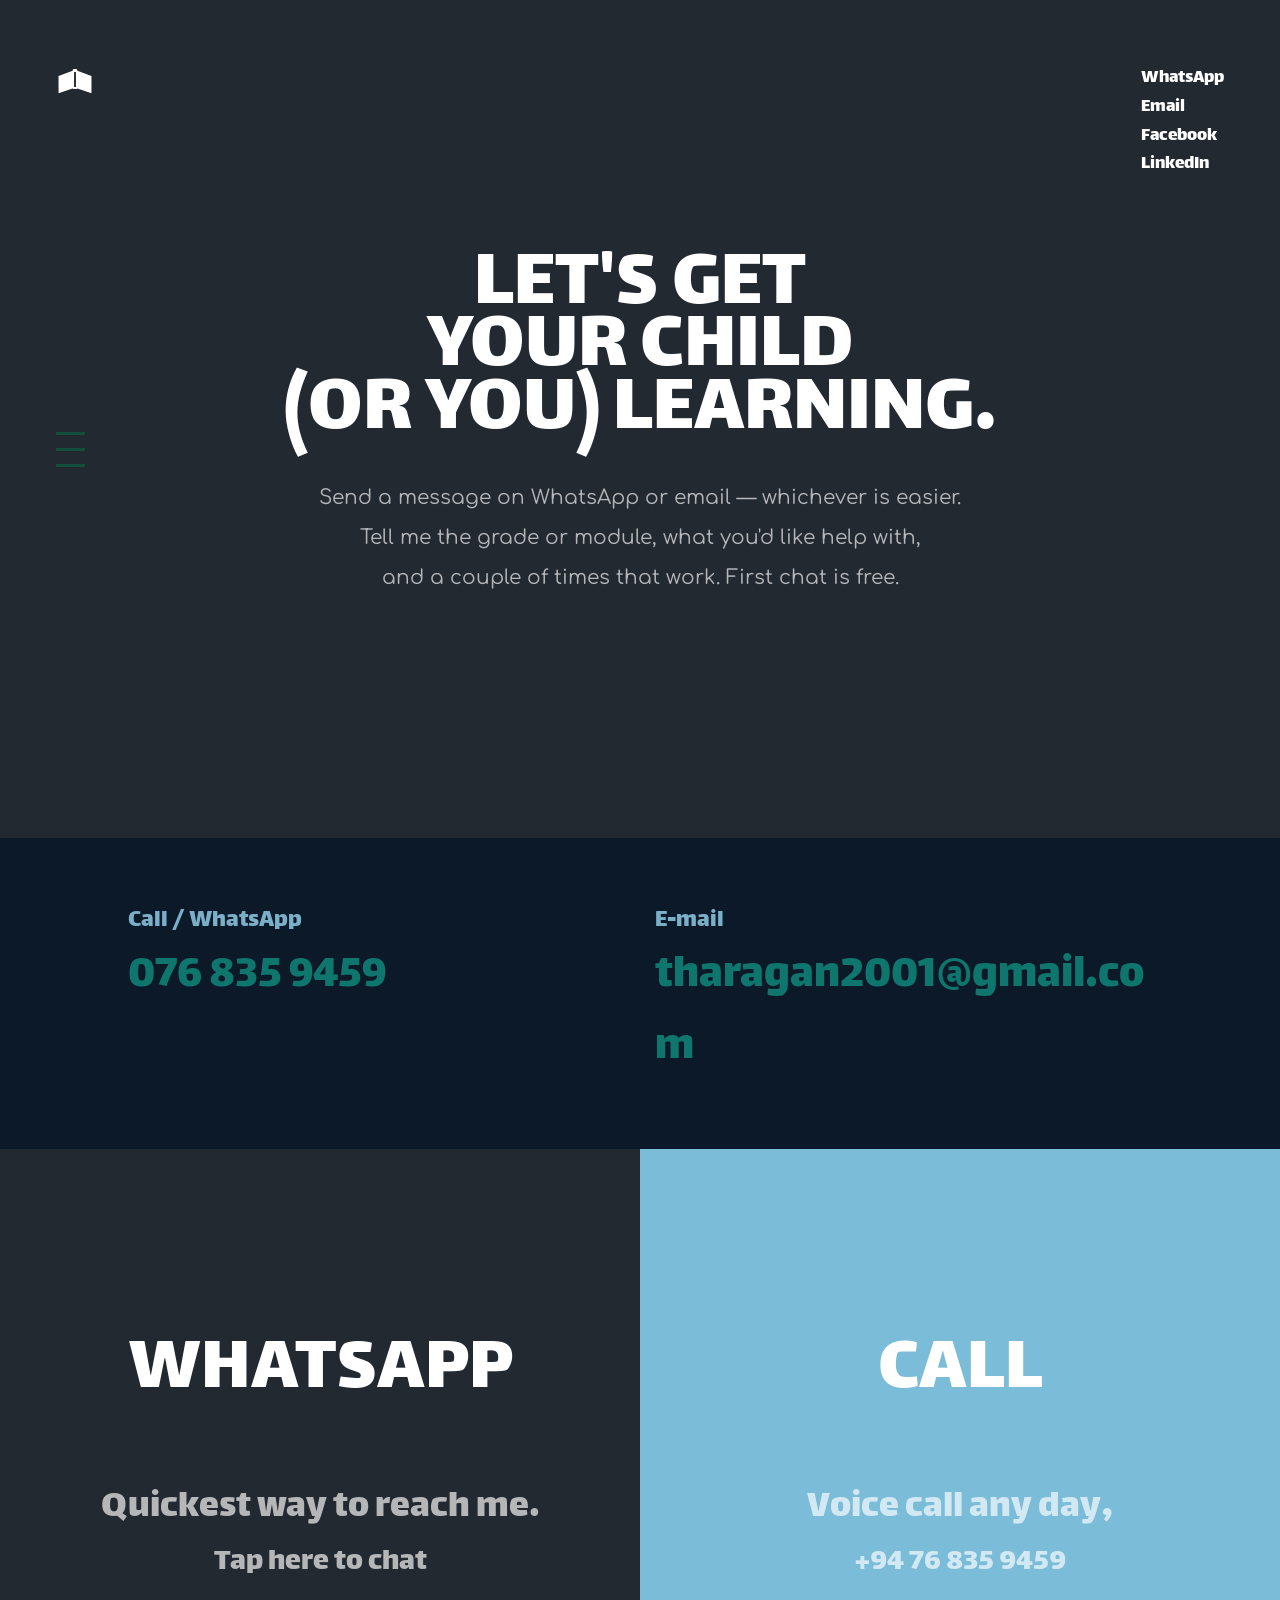
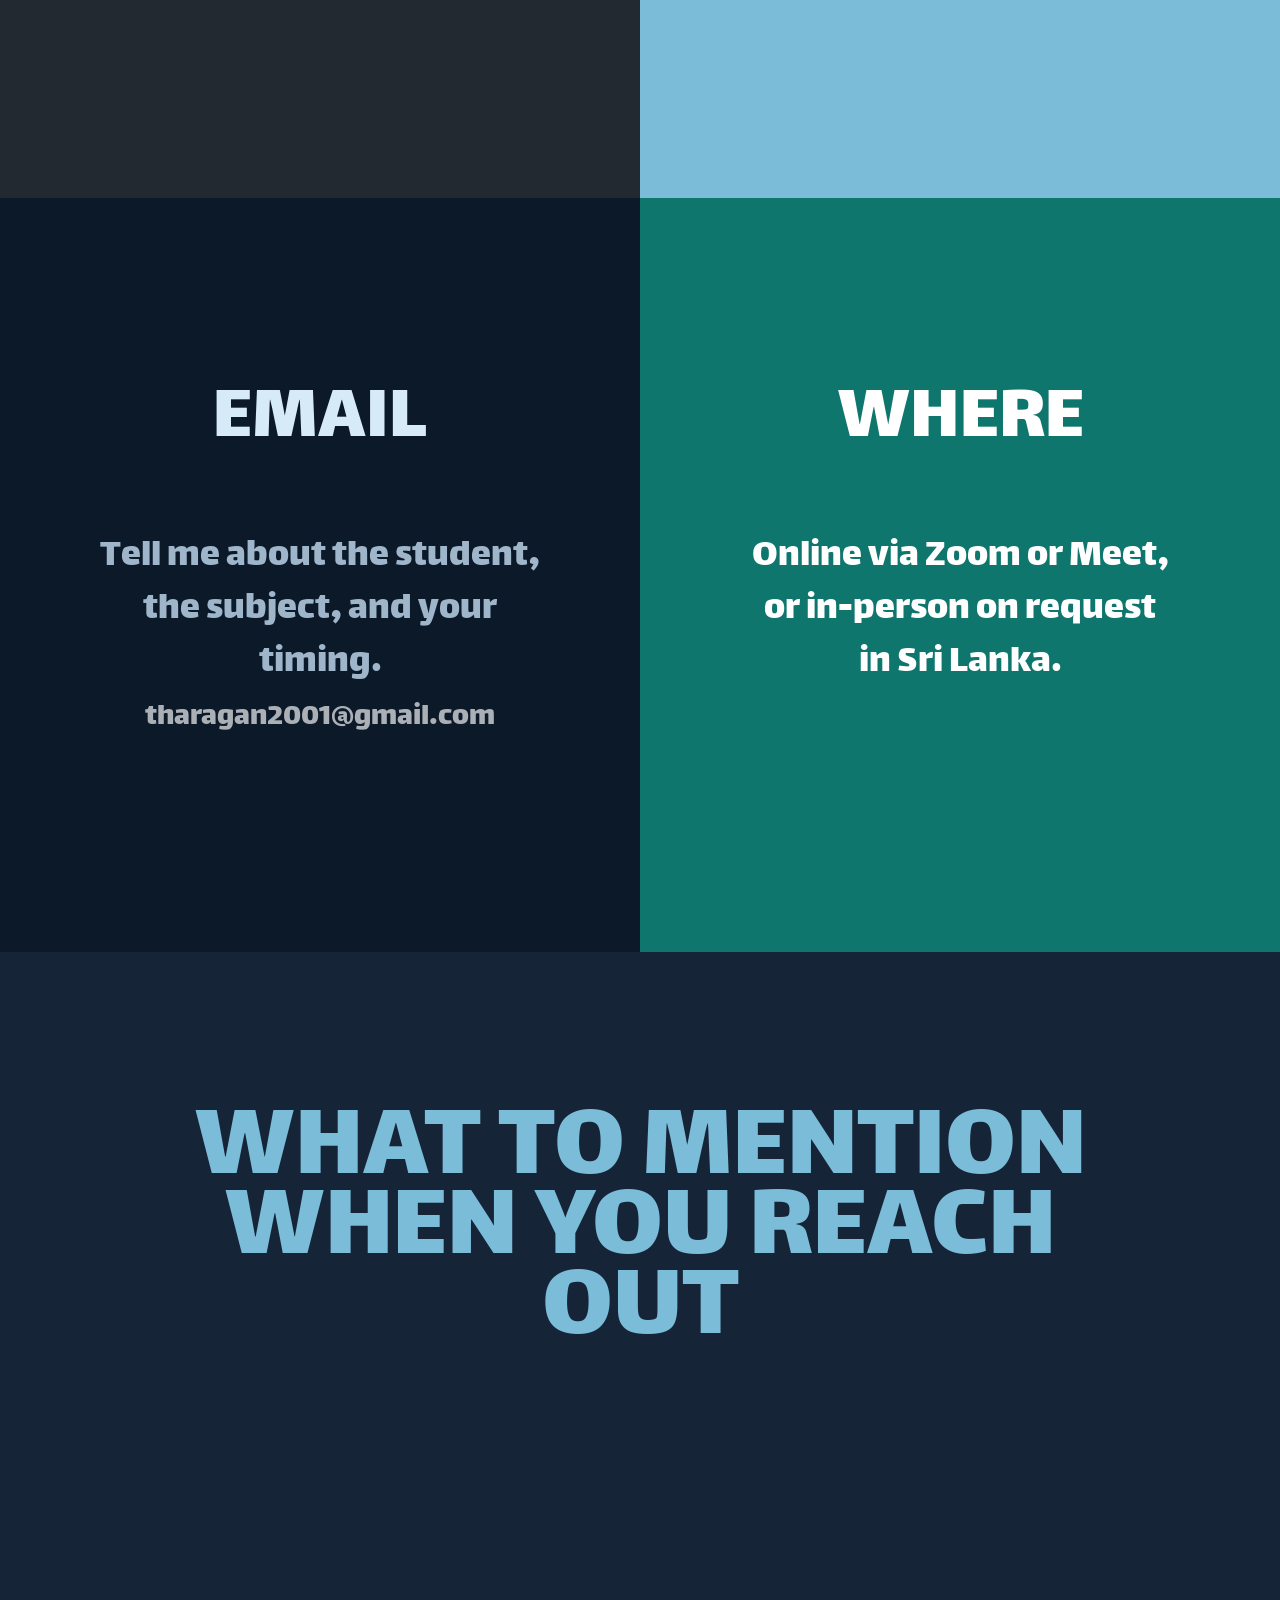
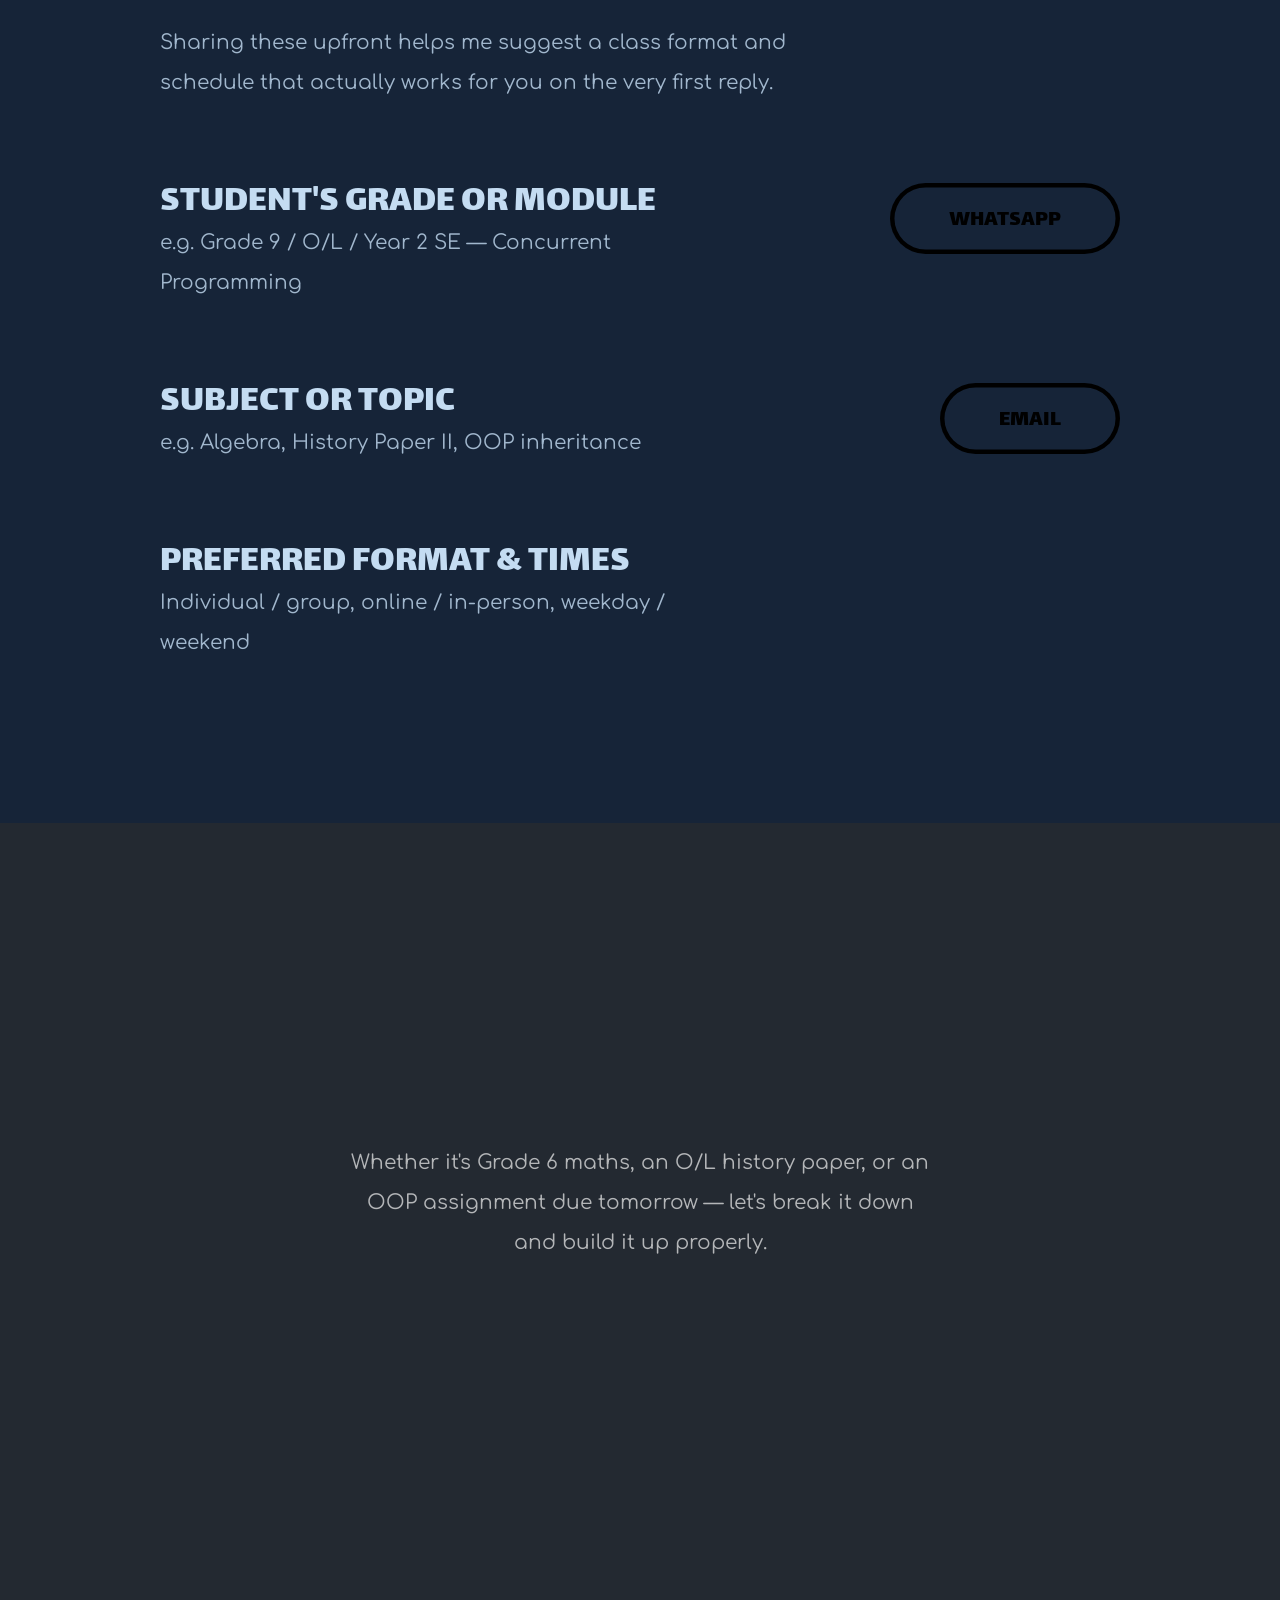
<file: contact.html>
<!DOCTYPE html>
<html lang="en">
<head>
    <meta charset="UTF-8">
    <meta name="viewport" content="width=device-width, initial-scale=1.0">
    <title>Contact — T. Sivavarunan</title>
    <meta name="description" content="Get in touch with T. Sivavarunan to enrol in classes or ask a question. WhatsApp 076 835 9459 or email tharagan2001@gmail.com.">
    <link rel="stylesheet" type="text/css" href="css/bootstrap.min.css">
    <link rel="stylesheet" type="text/css" href="css/fontawesome-all.min.css">
    <link rel="stylesheet" type="text/css" href="css/style.css">
    <link rel="icon" href="images/favicon.svg" type="image/svg+xml">
</head>
<body>
<div class="menu-toggle">
    <div class="icon"></div>
</div>
<div class="main-menu">
    <div class="contant-info">
        <div><a href="mailto:tharagan2001@gmail.com">tharagan2001@gmail.com</a></div>
        <div>076 835 9459</div>
    </div>
    <div class="menu-links">
        <ul>
            <li><a href="index.html">Home</a></li>
            <li><a href="about.html">About</a></li>
            <li><a href="work.html">Classes</a></li>
            <li><a href="blog.html">Blog</a></li>
            <li><a href="contact.html">Contact</a></li>
        </ul>
    </div>
    <div class="social-media">
        <div class="social-link-holder"><a href="https://wa.me/94768359459" target="_blank" rel="noopener">WhatsApp</a></div>
        <div class="social-link-holder"><a href="mailto:tharagan2001@gmail.com">Email</a></div>
        <div class="social-link-holder"><a href="#" target="_blank" rel="noopener">Facebook</a></div>
        <div class="social-link-holder"><a href="#" target="_blank" rel="noopener">LinkedIn</a></div>
    </div>
</div>
<nav class="container-fluid cnav">
    <div class="row">
        <div class="col">
            <div class="logo-holder">
                <a href="index.html"><img class="logo" src="images/logo.svg" alt="T. Sivavarunan"></a>
            </div>
        </div>
        <div class="col text-right">
            <div class="social-media">
                <div class="social-link-holder"><a href="https://wa.me/94768359459" target="_blank" rel="noopener">WhatsApp</a></div>
                <div class="social-link-holder"><a href="mailto:tharagan2001@gmail.com">Email</a></div>
                <div class="social-link-holder"><a href="#" target="_blank" rel="noopener">Facebook</a></div>
                <div class="social-link-holder"><a href="#" target="_blank" rel="noopener">LinkedIn</a></div>
            </div>
        </div>
    </div>
</nav>
<header class="container-fluid header">
    <div class="row">
        <div class="col">
            <div class="lg-text">
                <span>let's get</span><br>
                <span>your child</span><br>
                <span>(or you) learning.</span>
            </div>
            <div class="normal-text">
                <p>Send a message on WhatsApp or email — whichever is easier.<br> Tell me the grade or module, what you'd like help with,<br> and a couple of times that work. First chat is free.</p>
            </div>
        </div>
    </div>
</header>
<div class="container-fluid few-contact">
    <div class="row">
        <div class="col">
            <div class="contact-info-holder">
                <div class="title">Call / WhatsApp</div>
                <div class="contact-info"><a href="https://wa.me/94768359459" target="_blank" rel="noopener">076 835 9459</a></div>
            </div>
        </div>
        <div class="col">
            <div class="contact-info-holder">
                <div class="title">E-mail</div>
                <div class="contact-info"><a href="mailto:tharagan2001@gmail.com">tharagan2001@gmail.com</a></div>
            </div>
        </div>
    </div>
</div>
<div class="container-fluid box-content">
    <div class="row">
        <div class="col-md-6">
            <div class="boxy simple-data default-color">
                <div class="slg-text">
                    <span>WhatsApp</span>
                </div>
                <div class="normal-lg-text">
                    <p>Quickest way to reach me.<br>
                        <a href="https://wa.me/94768359459" target="_blank" rel="noopener">Tap here to chat</a></p>
                </div>
            </div>
        </div>
        <div class="col-md-6">
            <div class="boxy simple-data c2-color">
                <div class="slg-text">
                    <span>Call</span>
                </div>
                <div class="normal-lg-text">
                    <p>Voice call any day,<br>
                        <a href="tel:+94768359459">+94 76 835 9459</a></p>
                </div>
            </div>
        </div>
    </div>
</div>
<div class="container-fluid box-content">
    <div class="row">
        <div class="col-md-6">
            <div class="boxy simple-data c1-color">
                <div class="slg-text">
                    <span>Email</span>
                </div>
                <div class="normal-lg-text">
                    <p>Tell me about the student,<br>the subject, and your timing.<br>
                        <a href="mailto:tharagan2001@gmail.com">tharagan2001@gmail.com</a></p>
                </div>
            </div>
        </div>
        <div class="col-md-6">
            <div class="boxy simple-data primary-color">
                <div class="slg-text">
                    <span>Where</span>
                </div>
                <div class="normal-lg-text">
                    <p>Online via Zoom or Meet,<br>
                        or in-person on request<br>
                        in Sri Lanka.</p>
                </div>
            </div>
        </div>
    </div>
</div>
<div class="container-fluid our-people-section">
    <div class="row">
        <div class="col">
            <div class="extra-lg-text">
                <span>what to mention</span><br>
                <span>when you reach out</span>
            </div>
            <div class="lg-text"><span class="other-color">a few quick details</span></div>
            <div class="normal-text">
                <p>Sharing these upfront helps me suggest a class format and<br> schedule that actually works for you on the very first reply.</p>
            </div>
        </div>
    </div>
    <div class="row people-box-row">
        <div class="col-sm-7">
            <div class="people-box">
                <div class="title">Student's grade or module</div>
                <div class="subtitle">e.g. Grade 9 / O/L / Year 2 SE — Concurrent Programming</div>
            </div>
        </div>
        <div class="col-sm-5">
            <div class="btn-holder">
                <a href="https://wa.me/94768359459" target="_blank" rel="noopener" class="cr-btn black ex-padding">WhatsApp</a>
            </div>
        </div>
    </div>
    <div class="row people-box-row">
        <div class="col-sm-7">
            <div class="people-box">
                <div class="title">Subject or topic</div>
                <div class="subtitle">e.g. Algebra, History Paper II, OOP inheritance</div>
            </div>
        </div>
        <div class="col-sm-5">
            <div class="btn-holder">
                <a href="mailto:tharagan2001@gmail.com" class="cr-btn black ex-padding">Email</a>
            </div>
        </div>
    </div>
    <div class="row people-box-row">
        <div class="col-sm-7">
            <div class="people-box">
                <div class="title">Preferred format &amp; times</div>
                <div class="subtitle">Individual / group, online / in-person, weekday / weekend</div>
            </div>
        </div>
        <div class="col-sm-5">
            <div class="btn-holder">
                <a href="tel:+94768359459" class="cr-btn black ex-padding">Call</a>
            </div>
        </div>
    </div>
</div>
<footer class="container-fluid footer">
    <div class="row">
        <div class="col">
            <div class="lg-text">
                <span>concept-first teaching.</span><br>
                <span>let's begin.</span>
            </div>
            <div class="normal-text">
                <p>Whether it's Grade 6 maths, an O/L history paper, or an<br>OOP assignment due tomorrow — let's break it down<br>and build it up properly.</p>
            </div>
        </div>
    </div>
    <div class="row">
        <div class="col">
            <div class="contact-info-holder">
                <div class="title">Call / WhatsApp</div>
                <div class="contact-info"><a href="https://wa.me/94768359459" target="_blank" rel="noopener">076 835 9459</a></div>
            </div>
        </div>
        <div class="col">
            <div class="contact-info-holder">
                <div class="title">E-mail</div>
                <div class="contact-info"><a href="mailto:tharagan2001@gmail.com">tharagan2001@gmail.com</a></div>
                <div class="social-media">
                    <div class="social-link-holder"><a href="https://wa.me/94768359459" target="_blank" rel="noopener">WhatsApp</a></div>
                    <div class="social-link-holder"><a href="mailto:tharagan2001@gmail.com">Email</a></div>
                    <div class="social-link-holder"><a href="#" target="_blank" rel="noopener">Facebook</a></div>
                    <div class="social-link-holder"><a href="#" target="_blank" rel="noopener">LinkedIn</a></div>
                </div>
            </div>
        </div>
    </div>
</footer>
<script src="js/jquery.min.js"></script>
<script src="js/popper.min.js"></script>
<script src="js/bootstrap.min.js"></script>
<script src="js/anime.min.js"></script>
<script src="js/scrollreveal.min.js"></script>
<script src="js/main.js"></script>
</body>
</html>
</file>
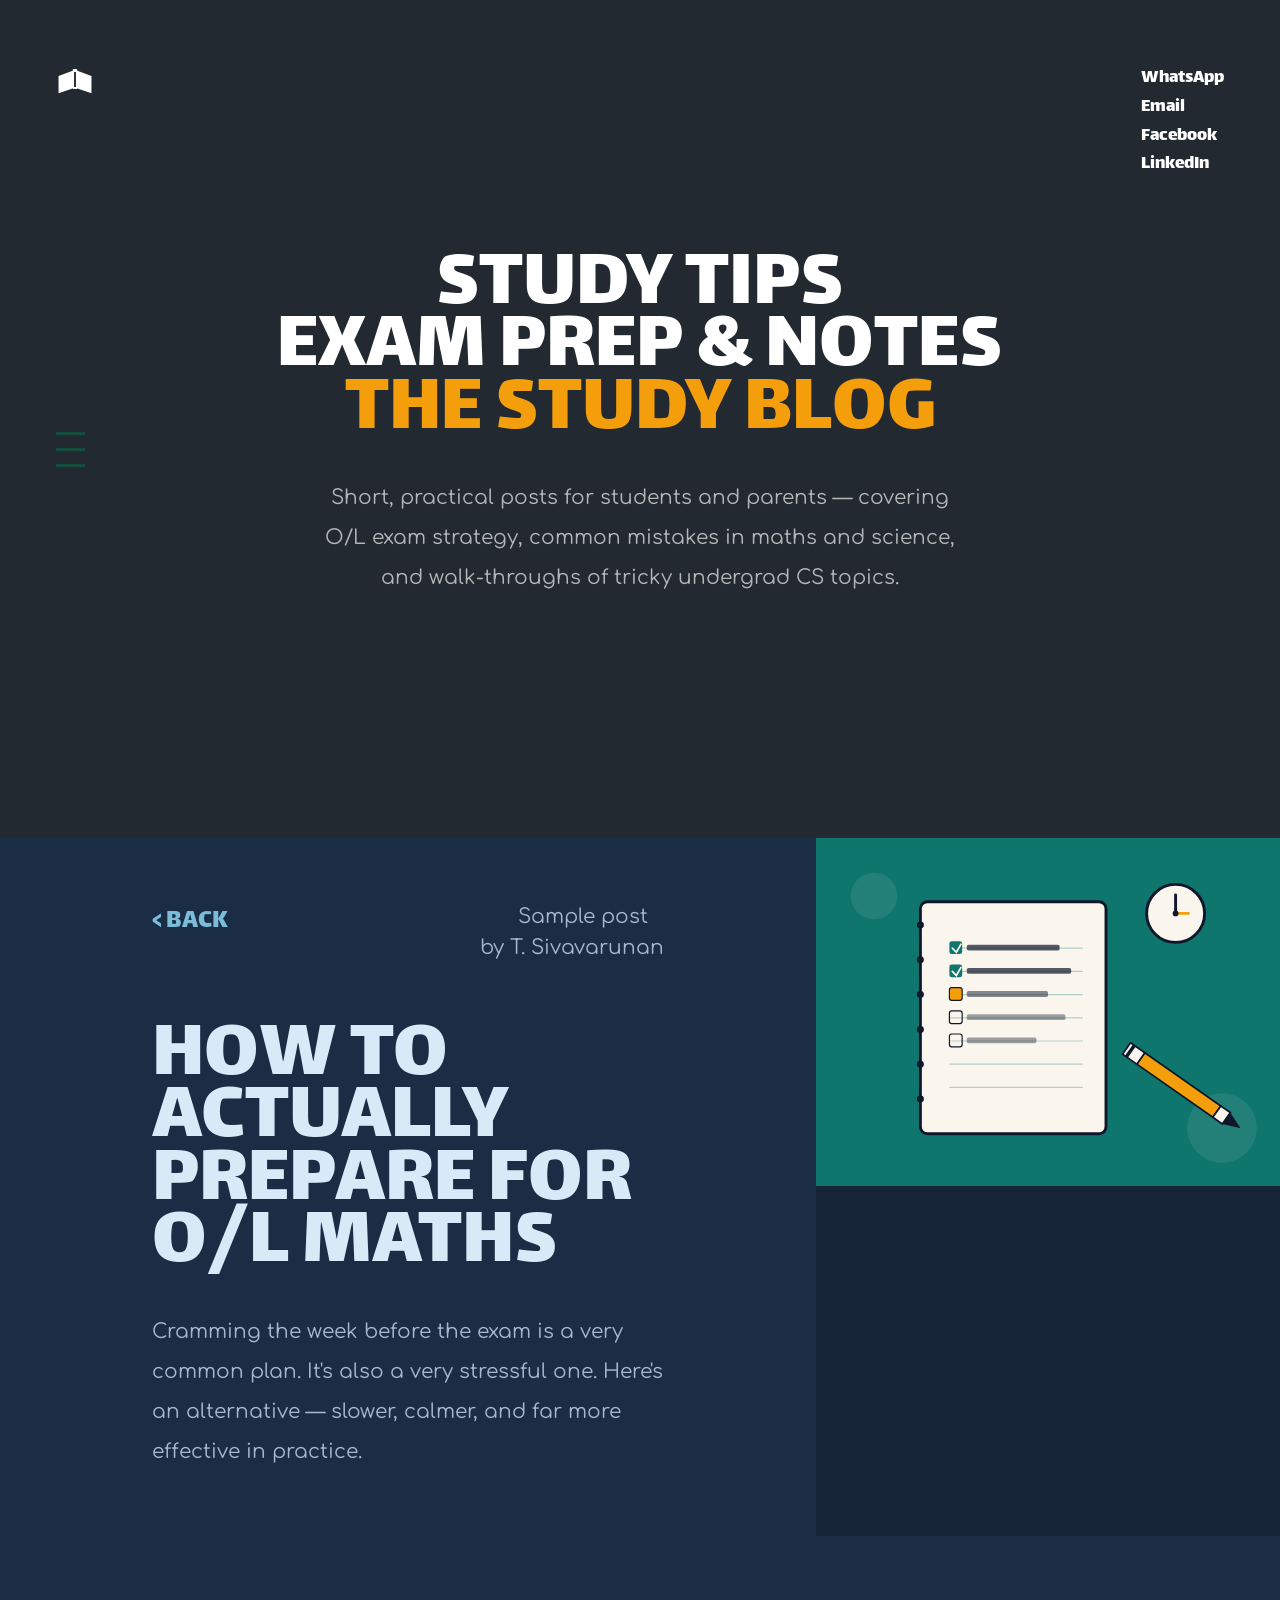
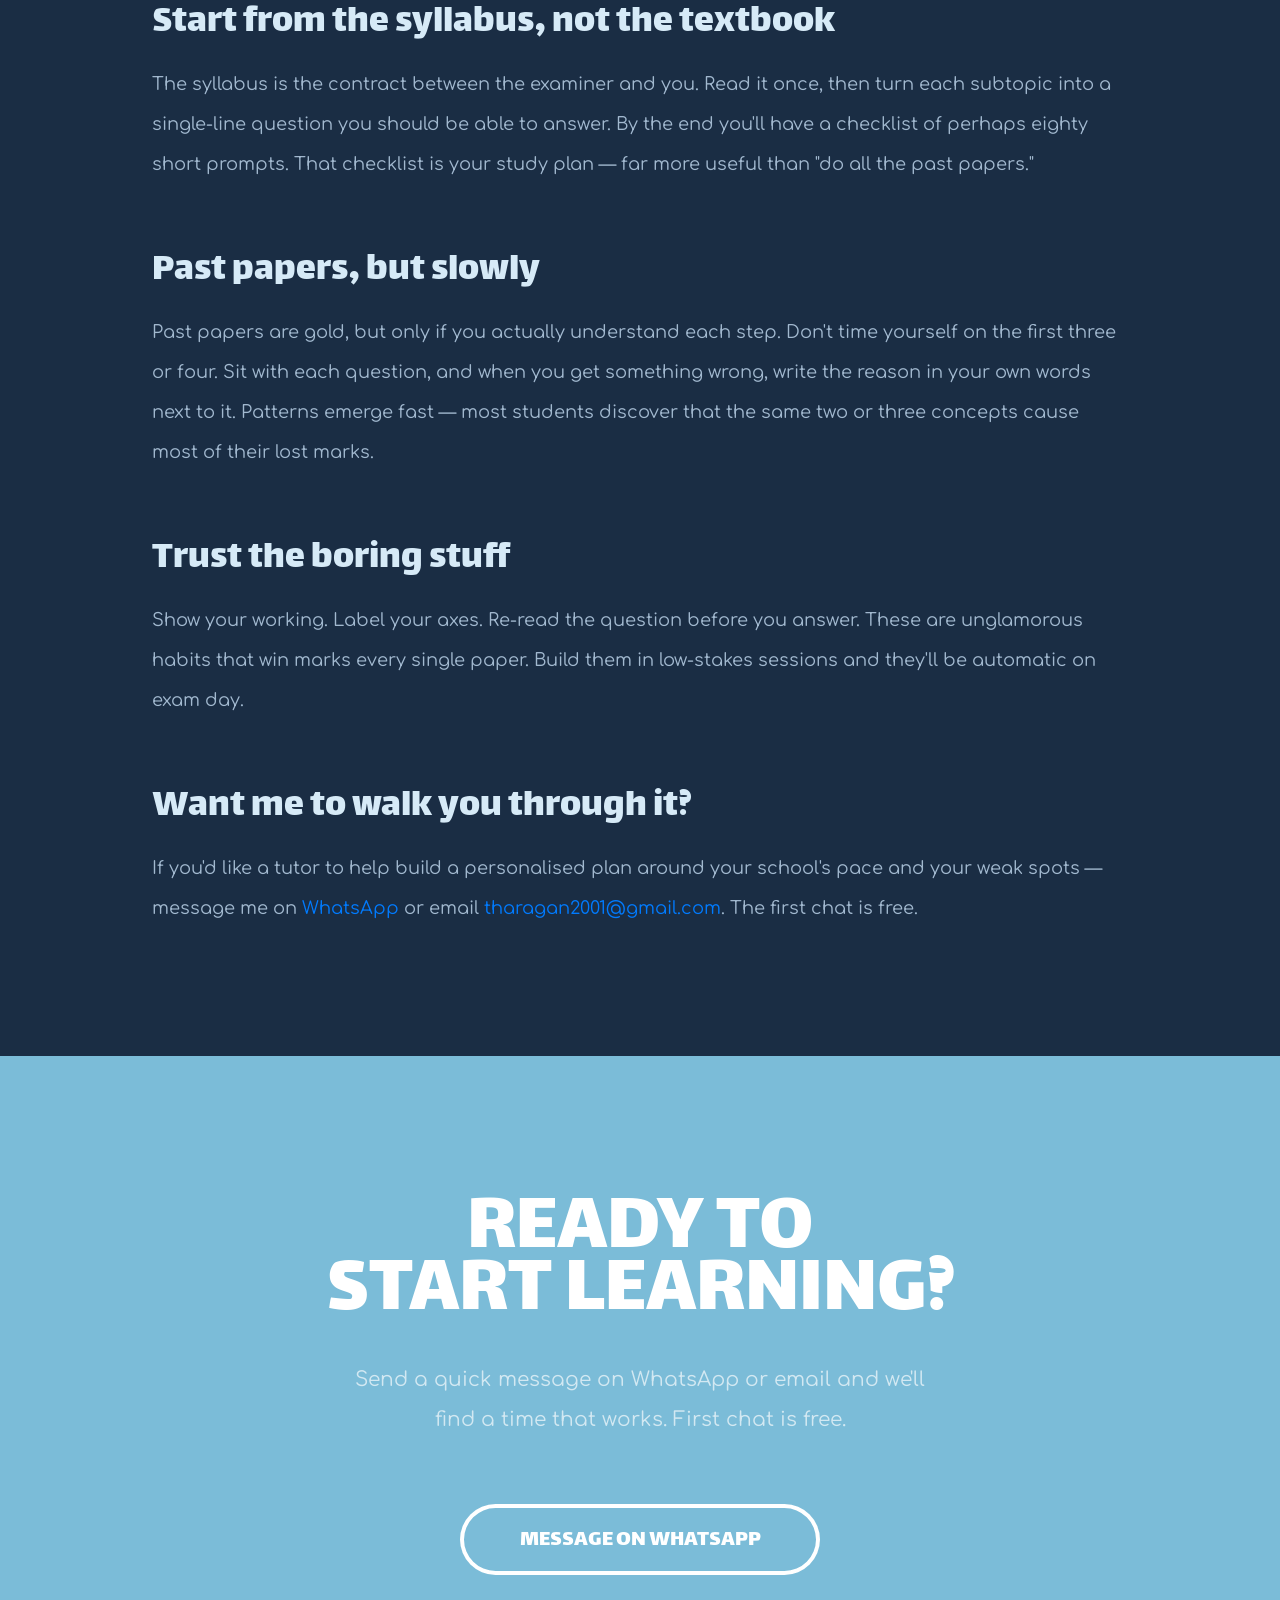
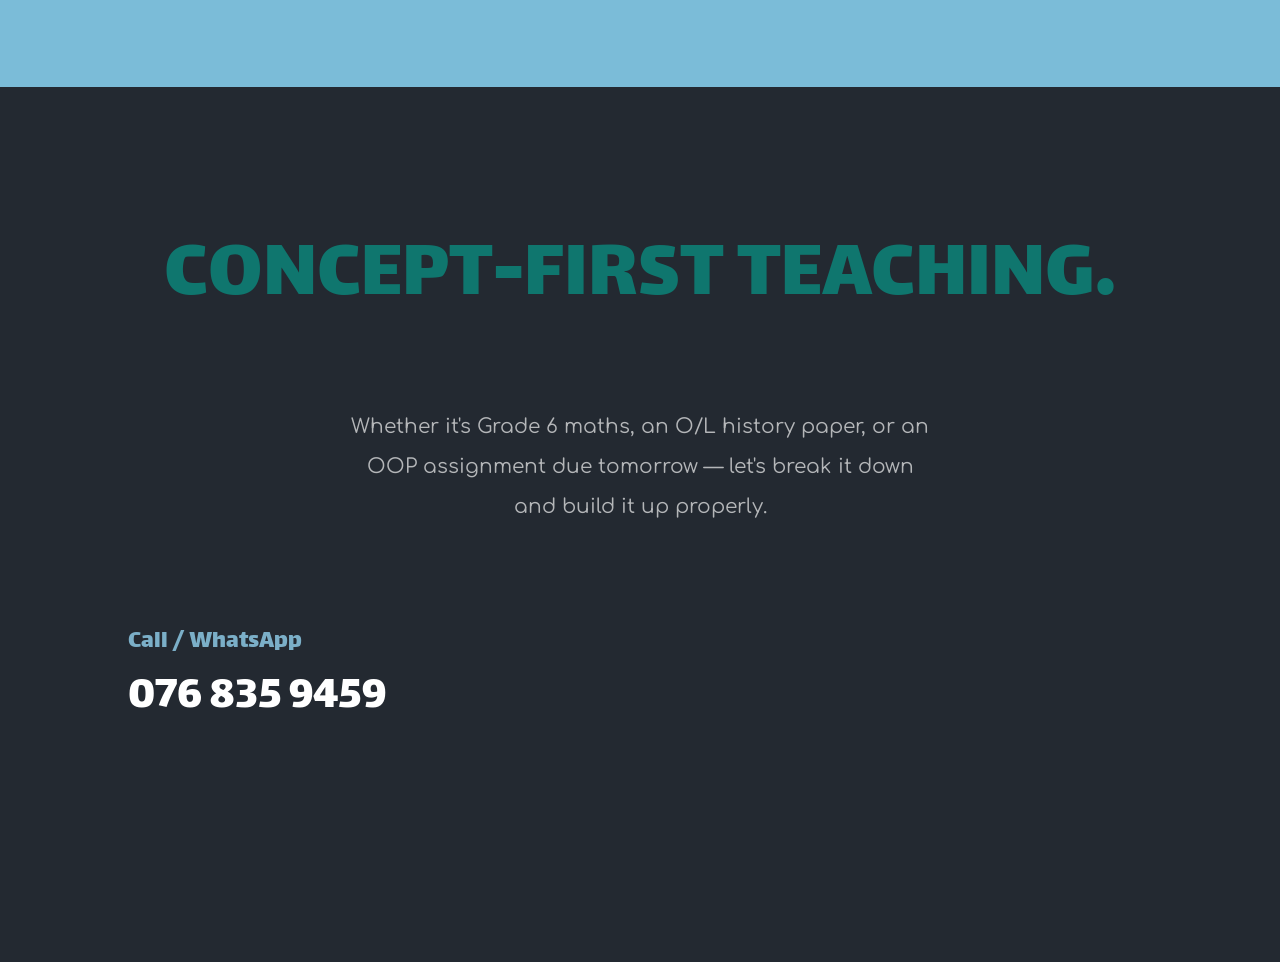
<file: post.html>
<!DOCTYPE html>
<html lang="en">
<head>
    <meta charset="UTF-8">
    <meta name="viewport" content="width=device-width, initial-scale=1.0">
    <title>How to Prepare for O/L Maths — T. Sivavarunan</title>
    <meta name="description" content="A practical, week-by-week study plan for G.C.E. O/L mathematics — written by tutor T. Sivavarunan.">
    <link rel="stylesheet" type="text/css" href="css/bootstrap.min.css">
    <link rel="stylesheet" type="text/css" href="css/fontawesome-all.min.css">
    <link rel="stylesheet" type="text/css" href="css/style.css">
    <link rel="icon" href="images/favicon.svg" type="image/svg+xml">
</head>
<body class="inner-page">
<div class="menu-toggle">
    <div class="icon"></div>
</div>
<div class="main-menu">
    <div class="contant-info">
        <div><a href="mailto:tharagan2001@gmail.com">tharagan2001@gmail.com</a></div>
        <div>076 835 9459</div>
    </div>
    <div class="menu-links">
        <ul>
            <li><a href="index.html">Home</a></li>
            <li><a href="about.html">About</a></li>
            <li><a href="work.html">Classes</a></li>
            <li><a href="blog.html">Blog</a></li>
            <li><a href="contact.html">Contact</a></li>
        </ul>
    </div>
    <div class="social-media">
        <div class="social-link-holder"><a href="https://wa.me/94768359459" target="_blank" rel="noopener">WhatsApp</a></div>
        <div class="social-link-holder"><a href="mailto:tharagan2001@gmail.com">Email</a></div>
        <div class="social-link-holder"><a href="#" target="_blank" rel="noopener">Facebook</a></div>
        <div class="social-link-holder"><a href="#" target="_blank" rel="noopener">LinkedIn</a></div>
    </div>
</div>
<nav class="container-fluid cnav">
    <div class="row">
        <div class="col">
            <div class="logo-holder">
                <a href="index.html"><img class="logo" src="images/logo.svg" alt="T. Sivavarunan"></a>
            </div>
        </div>
        <div class="col text-right">
            <div class="social-media">
                <div class="social-link-holder"><a href="https://wa.me/94768359459" target="_blank" rel="noopener">WhatsApp</a></div>
                <div class="social-link-holder"><a href="mailto:tharagan2001@gmail.com">Email</a></div>
                <div class="social-link-holder"><a href="#" target="_blank" rel="noopener">Facebook</a></div>
                <div class="social-link-holder"><a href="#" target="_blank" rel="noopener">LinkedIn</a></div>
            </div>
        </div>
    </div>
</nav>
<header class="container-fluid header">
    <div class="row">
        <div class="col">
            <div class="lg-text">
                <span>STUDY TIPS</span><br>
                <span>EXAM PREP &amp; NOTES</span><br>
                <span class="other-color">the study blog</span>
            </div>
            <div class="normal-text">
                <p>Short, practical posts for students and parents — covering<br>O/L exam strategy, common mistakes in maths and science,<br>and walk-throughs of tricky undergrad CS topics.</p>
            </div>
        </div>
    </div>
</header>
<div class="container-fluid post-section">
    <div class="row">
        <div class="col">
            <div class="post-header">
                <div class="text-holder">
                    <div class="post-info-holder">
                        <div class="link-holder">
                            <a href="blog.html">&#x3C; Back</a>
                        </div>
                        <div class="post-info">
                            <div class="date">Sample post</div>
                            <div class="auther">by T. Sivavarunan</div>
                        </div>
                    </div>
                    <div class="title">how to actually prepare for O/L maths</div>
                    <div class="text">Cramming the week before the exam is a very common plan. It's also a very stressful one. Here's an alternative — slower, calmer, and far more effective in practice.</div>
                </div>
                <div class="img-holder">
                    <img src="images/post1.svg" alt="">
                </div>
            </div>
            <div class="post-content">
                <h1>Start from the syllabus, not the textbook</h1>
                <p>The syllabus is the contract between the examiner and you. Read it once, then turn each subtopic into a single-line question you should be able to answer. By the end you'll have a checklist of perhaps eighty short prompts. That checklist is your study plan — far more useful than "do all the past papers."</p>

                <h1>Past papers, but slowly</h1>
                <p>Past papers are gold, but only if you actually understand each step. Don't time yourself on the first three or four. Sit with each question, and when you get something wrong, write the reason in your own words next to it. Patterns emerge fast — most students discover that the same two or three concepts cause most of their lost marks.</p>

                <h1>Trust the boring stuff</h1>
                <p>Show your working. Label your axes. Re-read the question before you answer. These are unglamorous habits that win marks every single paper. Build them in low-stakes sessions and they'll be automatic on exam day.</p>

                <h1>Want me to walk you through it?</h1>
                <p>If you'd like a tutor to help build a personalised plan around your school's pace and your weak spots — message me on <a href="https://wa.me/94768359459" target="_blank" rel="noopener">WhatsApp</a> or email <a href="mailto:tharagan2001@gmail.com">tharagan2001@gmail.com</a>. The first chat is free.</p>
            </div>
        </div>
    </div>
</div>
<div class="container-fluid other-content">
    <div class="row">
        <div class="col">
            <div class="lg-text">ready to<br>start learning?</div>
            <div class="normal-text">
                <p>Send a quick message on WhatsApp or email and we'll<br>
                        find a time that works. First chat is free.</p>
            </div>
            <div class="btn-holder">
                <a href="https://wa.me/94768359459" target="_blank" rel="noopener" class="cr-btn ex-padding">message on whatsapp</a>
            </div>
        </div>
    </div>
</div>
<footer class="container-fluid footer">
    <div class="row">
        <div class="col">
            <div class="lg-text">
                <span>concept-first teaching.</span><br>
                <span>let's begin.</span>
            </div>
            <div class="normal-text">
                <p>Whether it's Grade 6 maths, an O/L history paper, or an<br>OOP assignment due tomorrow — let's break it down<br>and build it up properly.</p>
            </div>
        </div>
    </div>
    <div class="row">
        <div class="col">
            <div class="contact-info-holder">
                <div class="title">Call / WhatsApp</div>
                <div class="contact-info"><a href="https://wa.me/94768359459" target="_blank" rel="noopener">076 835 9459</a></div>
            </div>
        </div>
        <div class="col">
            <div class="contact-info-holder">
                <div class="title">E-mail</div>
                <div class="contact-info"><a href="mailto:tharagan2001@gmail.com">tharagan2001@gmail.com</a></div>
                <div class="social-media">
                    <div class="social-link-holder"><a href="https://wa.me/94768359459" target="_blank" rel="noopener">WhatsApp</a></div>
                    <div class="social-link-holder"><a href="mailto:tharagan2001@gmail.com">Email</a></div>
                    <div class="social-link-holder"><a href="#" target="_blank" rel="noopener">Facebook</a></div>
                    <div class="social-link-holder"><a href="#" target="_blank" rel="noopener">LinkedIn</a></div>
                </div>
            </div>
        </div>
    </div>
</footer>
<script src="js/jquery.min.js"></script>
<script src="js/popper.min.js"></script>
<script src="js/bootstrap.min.js"></script>
<script src="js/anime.min.js"></script>
<script src="js/scrollreveal.min.js"></script>
<script src="js/main.js"></script>
</body>
</html>
</file>
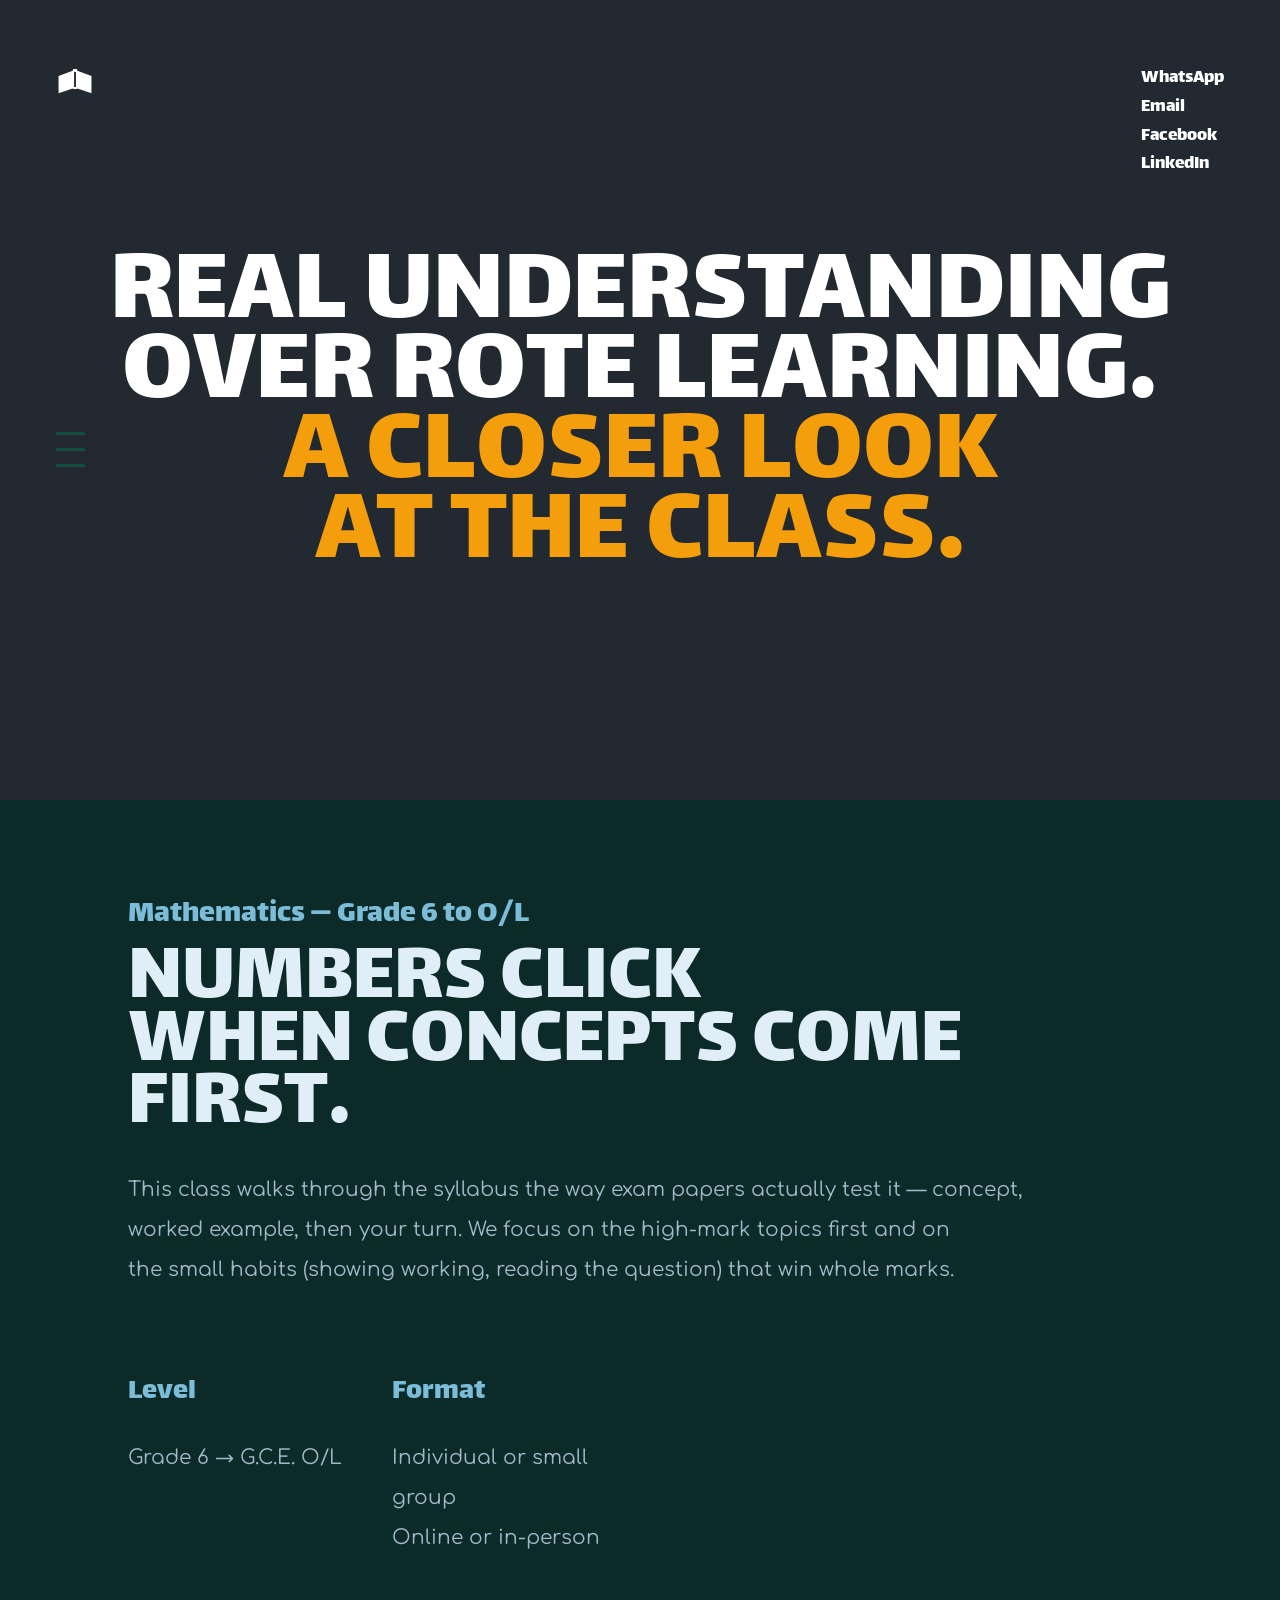
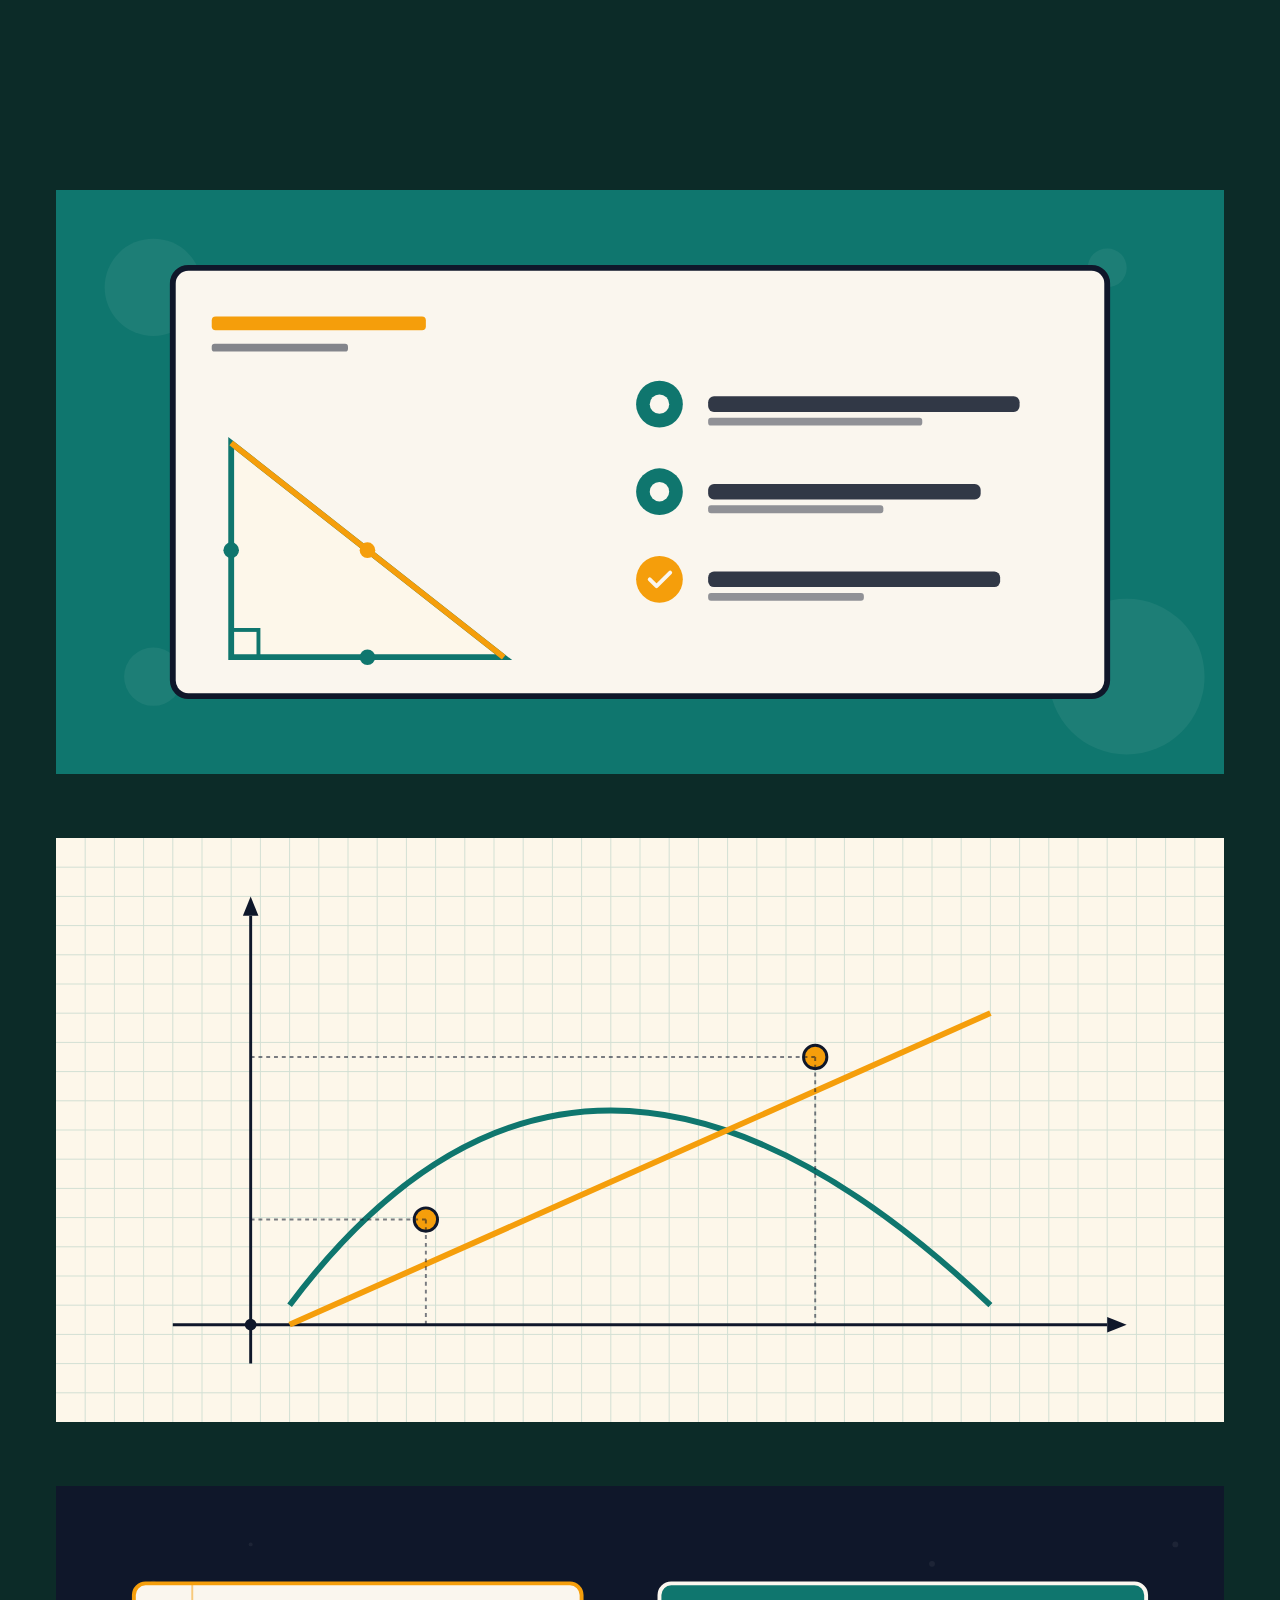
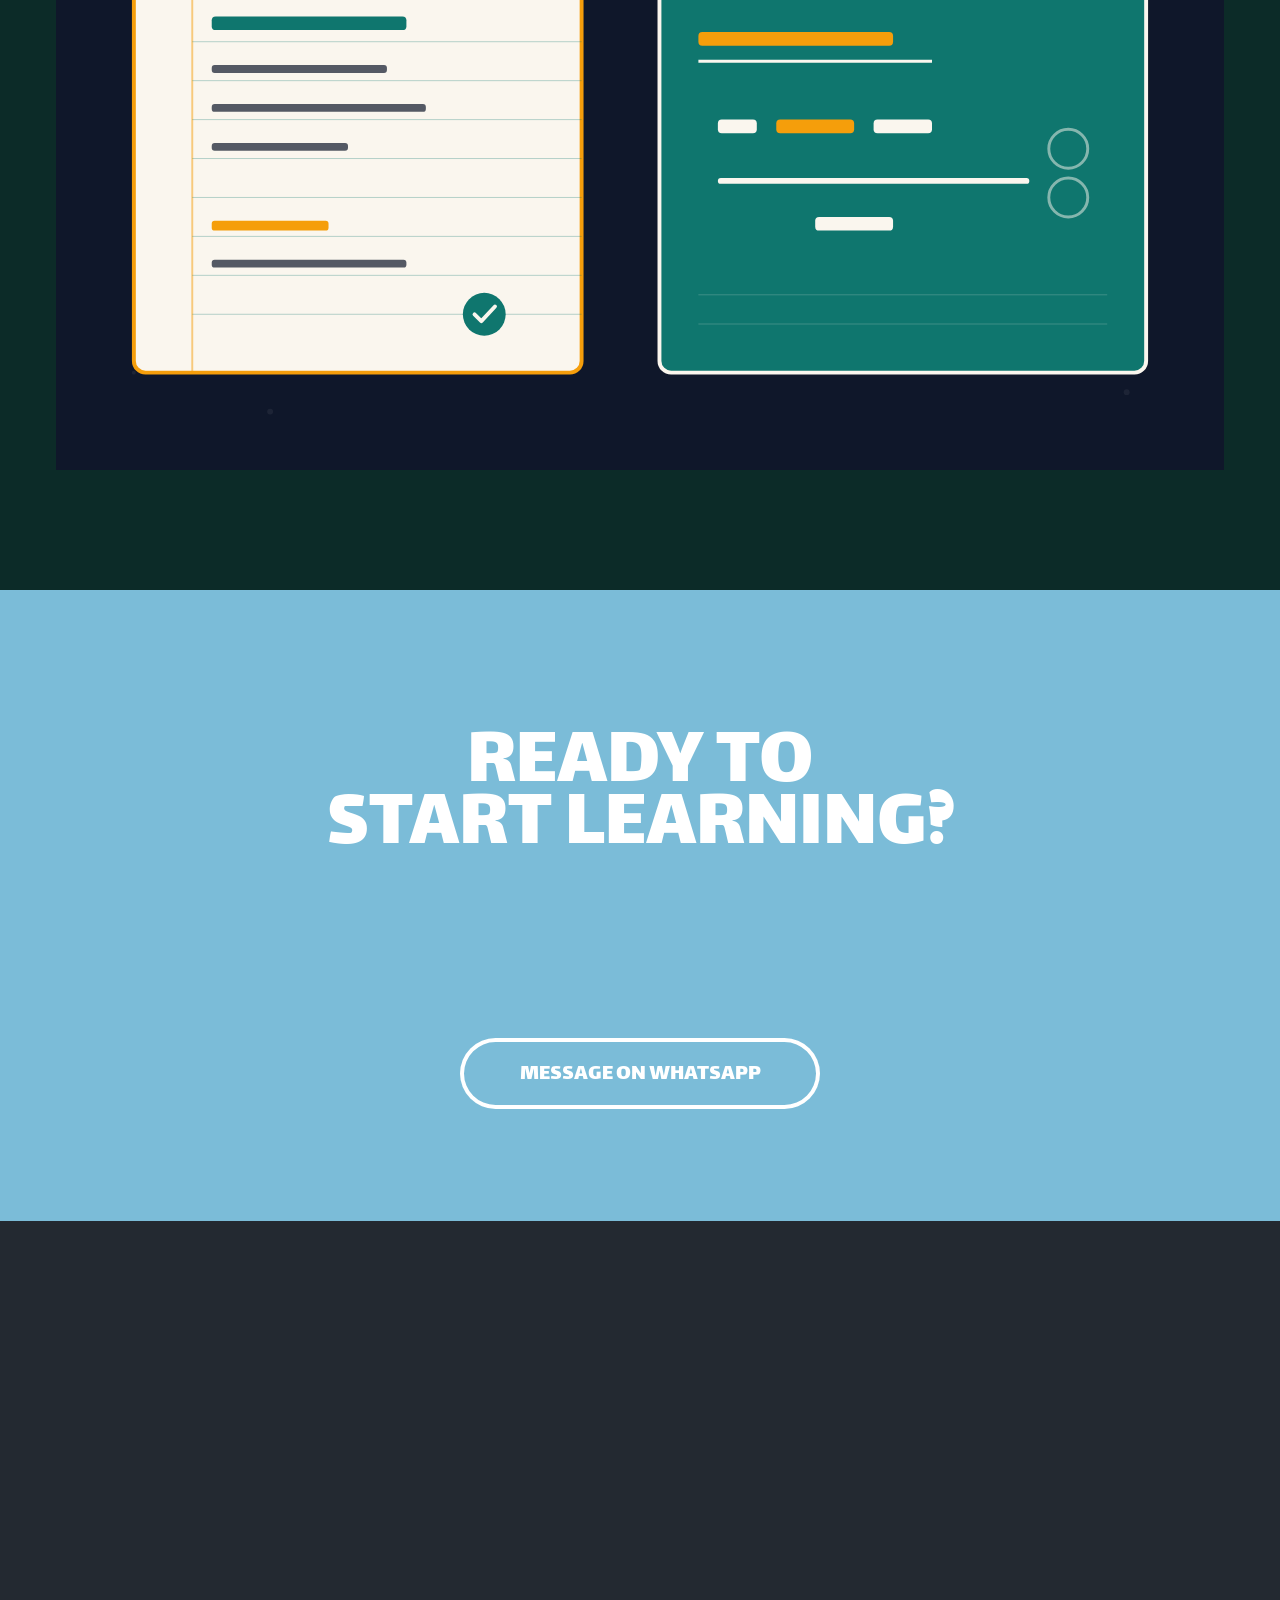
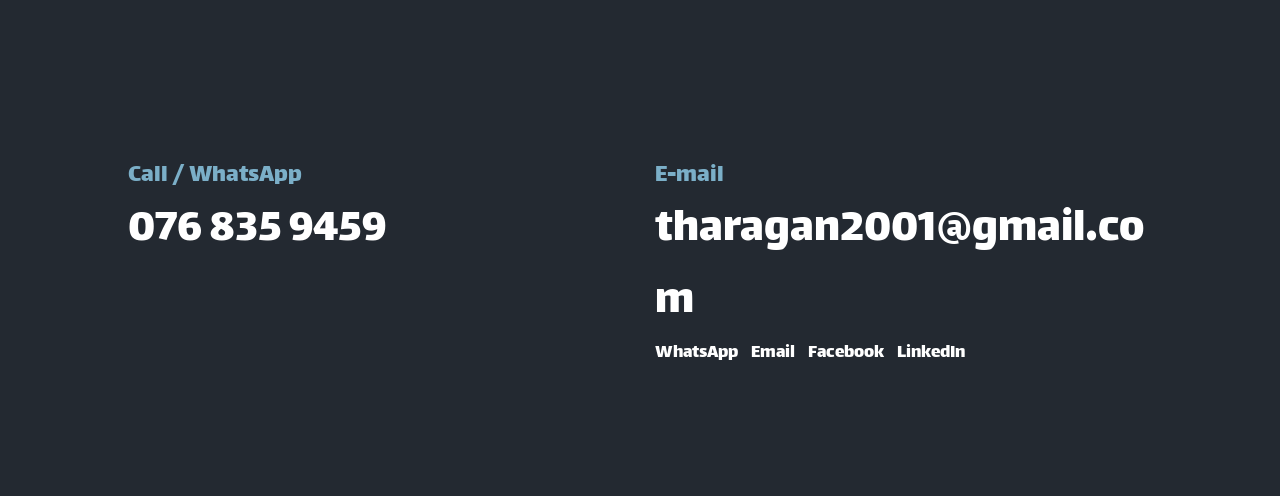
<file: project.html>
<!DOCTYPE html>
<html lang="en">
<head>
    <meta charset="UTF-8">
    <meta name="viewport" content="width=device-width, initial-scale=1.0">
    <title>O/L Mathematics — T. Sivavarunan</title>
    <meta name="description" content="O/L mathematics tuition with T. Sivavarunan — concept-first teaching, weekly practice, and past-paper drills.">
    <link rel="stylesheet" type="text/css" href="css/bootstrap.min.css">
    <link rel="stylesheet" type="text/css" href="css/fontawesome-all.min.css">
    <link rel="stylesheet" type="text/css" href="css/style.css">
    <link rel="icon" href="images/favicon.svg" type="image/svg+xml">
</head>
<body>
<div class="menu-toggle">
    <div class="icon"></div>
</div>
<div class="main-menu">
    <div class="contant-info">
        <div><a href="mailto:tharagan2001@gmail.com">tharagan2001@gmail.com</a></div>
        <div>076 835 9459</div>
    </div>
    <div class="menu-links">
        <ul>
            <li><a href="index.html">Home</a></li>
            <li><a href="about.html">About</a></li>
            <li><a href="work.html">Classes</a></li>
            <li><a href="blog.html">Blog</a></li>
            <li><a href="contact.html">Contact</a></li>
        </ul>
    </div>
    <div class="social-media">
        <div class="social-link-holder"><a href="https://wa.me/94768359459" target="_blank" rel="noopener">WhatsApp</a></div>
        <div class="social-link-holder"><a href="mailto:tharagan2001@gmail.com">Email</a></div>
        <div class="social-link-holder"><a href="#" target="_blank" rel="noopener">Facebook</a></div>
        <div class="social-link-holder"><a href="#" target="_blank" rel="noopener">LinkedIn</a></div>
    </div>
</div>
<nav class="container-fluid cnav">
    <div class="row">
        <div class="col">
            <div class="logo-holder">
                <a href="index.html"><img class="logo" src="images/logo.svg" alt="T. Sivavarunan"></a>
            </div>
        </div>
        <div class="col text-right">
            <div class="social-media">
                <div class="social-link-holder"><a href="https://wa.me/94768359459" target="_blank" rel="noopener">WhatsApp</a></div>
                <div class="social-link-holder"><a href="mailto:tharagan2001@gmail.com">Email</a></div>
                <div class="social-link-holder"><a href="#" target="_blank" rel="noopener">Facebook</a></div>
                <div class="social-link-holder"><a href="#" target="_blank" rel="noopener">LinkedIn</a></div>
            </div>
        </div>
    </div>
</nav>
<header class="container-fluid header">
    <div class="row">
        <div class="col">
            <div class="extra-lg-text">
                <span>real understanding</span><br>
                <span>over rote learning.</span><br>
                <span class="other-color">a closer look</span><br>
                <span class="other-color">at the class.</span>
            </div>
        </div>
    </div>
</header>
<div class="container-fluid project-info">
    <div class="row">
        <div class="col">
            <h2>Mathematics — Grade 6 to O/L</h2>
            <div class="lg-text">
                <span>numbers click</span><br>
                <span>when concepts come first.</span>
            </div>
            <div class="normal-text">
                <p>This class walks through the syllabus the way exam papers actually test it — concept,<br> worked example, then your turn. We focus on the high-mark topics first and on<br> the small habits (showing working, reading the question) that win whole marks.</p>
            </div>
        </div>
    </div>
    <div class="row">
        <div class="col-sm-6 col-md-3">
            <div class="text-box">
                <div class="title">Level</div>
                <p>Grade 6 → G.C.E. O/L</p>
            </div>
        </div>
        <div class="col-sm-6 col-md-3">
            <div class="text-box">
                <div class="title">Format</div>
                <p>Individual or small group<br>Online or in-person</p>
            </div>
        </div>
        <div class="col-sm-6 col-md-3">
            <div class="text-box">
                <div class="title">Schedule</div>
                <p>Flexible weekly slots<br>Weekday &amp; weekend</p>
            </div>
        </div>
        <div class="col-sm-6 col-md-3">
            <div class="text-box">
                <div class="title">What you get</div>
                <p>Weekly classes<br>
                    Practice problem sets<br>
                    Past-paper drills<br>
                    WhatsApp doubt-clearing</p>
            </div>
        </div>
    </div>
</div>
<div class="container-fluid project-imgs">
    <div class="row">
        <div class="col">
            <div class="img-holder">
                <img src="images/project1-img1.svg" alt="">
            </div>
            <div class="img-holder">
                <img src="images/project1-img2.svg" alt="">
            </div>
            <div class="img-holder">
                <img src="images/project1-img3.svg" alt="">
            </div>
        </div>
    </div>
</div>
<div class="container-fluid other-content">
    <div class="row">
        <div class="col">
            <div class="lg-text">ready to<br>start learning?</div>
            <div class="normal-text">
                <p>Send a quick message on WhatsApp or email and we'll<br>
                        find a time that works. First chat is free.</p>
            </div>
            <div class="btn-holder">
                <a href="https://wa.me/94768359459" target="_blank" rel="noopener" class="cr-btn ex-padding">message on whatsapp</a>
            </div>
        </div>
    </div>
</div>
<footer class="container-fluid footer">
    <div class="row">
        <div class="col">
            <div class="lg-text">
                <span>concept-first teaching.</span><br>
                <span>let's begin.</span>
            </div>
            <div class="normal-text">
                <p>Whether it's Grade 6 maths, an O/L history paper, or an<br>OOP assignment due tomorrow — let's break it down<br>and build it up properly.</p>
            </div>
        </div>
    </div>
    <div class="row">
        <div class="col">
            <div class="contact-info-holder">
                <div class="title">Call / WhatsApp</div>
                <div class="contact-info"><a href="https://wa.me/94768359459" target="_blank" rel="noopener">076 835 9459</a></div>
            </div>
        </div>
        <div class="col">
            <div class="contact-info-holder">
                <div class="title">E-mail</div>
                <div class="contact-info"><a href="mailto:tharagan2001@gmail.com">tharagan2001@gmail.com</a></div>
                <div class="social-media">
                    <div class="social-link-holder"><a href="https://wa.me/94768359459" target="_blank" rel="noopener">WhatsApp</a></div>
                    <div class="social-link-holder"><a href="mailto:tharagan2001@gmail.com">Email</a></div>
                    <div class="social-link-holder"><a href="#" target="_blank" rel="noopener">Facebook</a></div>
                    <div class="social-link-holder"><a href="#" target="_blank" rel="noopener">LinkedIn</a></div>
                </div>
            </div>
        </div>
    </div>
</footer>
<script src="js/jquery.min.js"></script>
<script src="js/popper.min.js"></script>
<script src="js/bootstrap.min.js"></script>
<script src="js/anime.min.js"></script>
<script src="js/scrollreveal.min.js"></script>
<script src="js/main.js"></script>
</body>
</html>
</file>
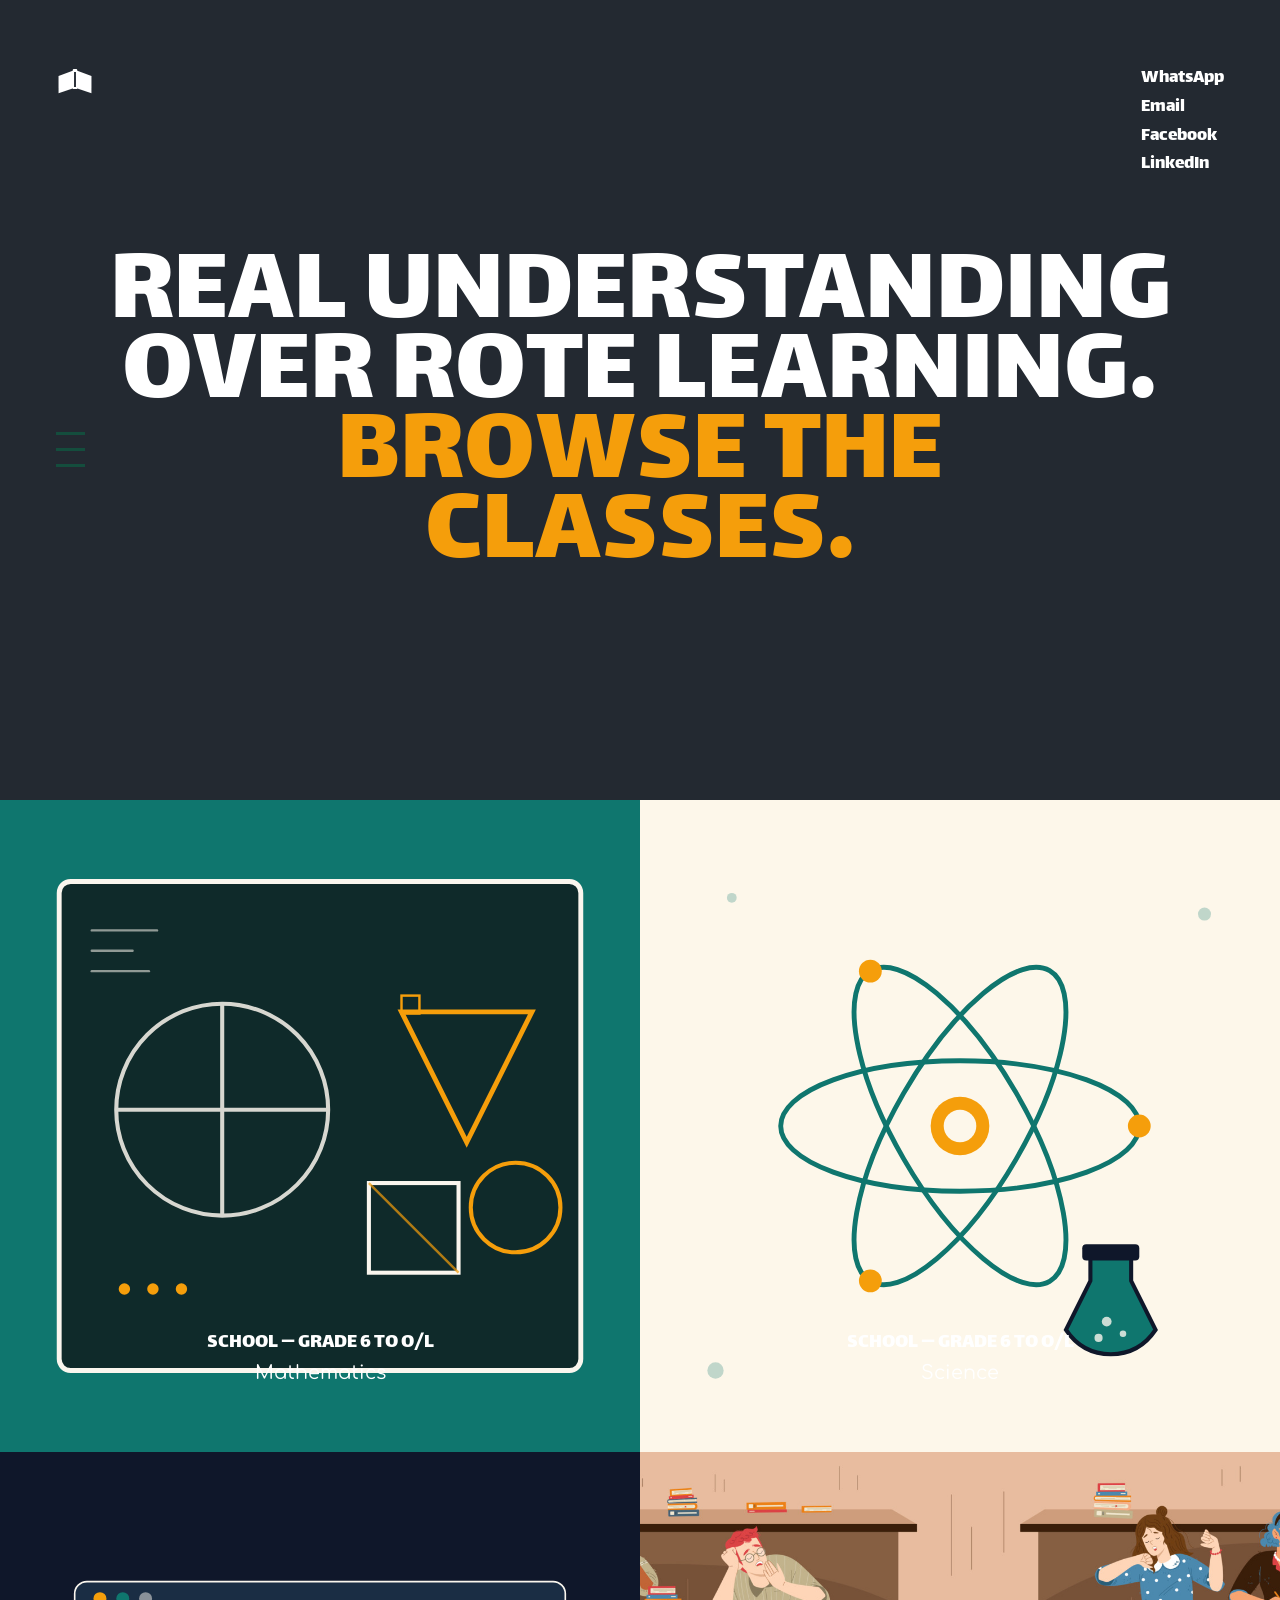
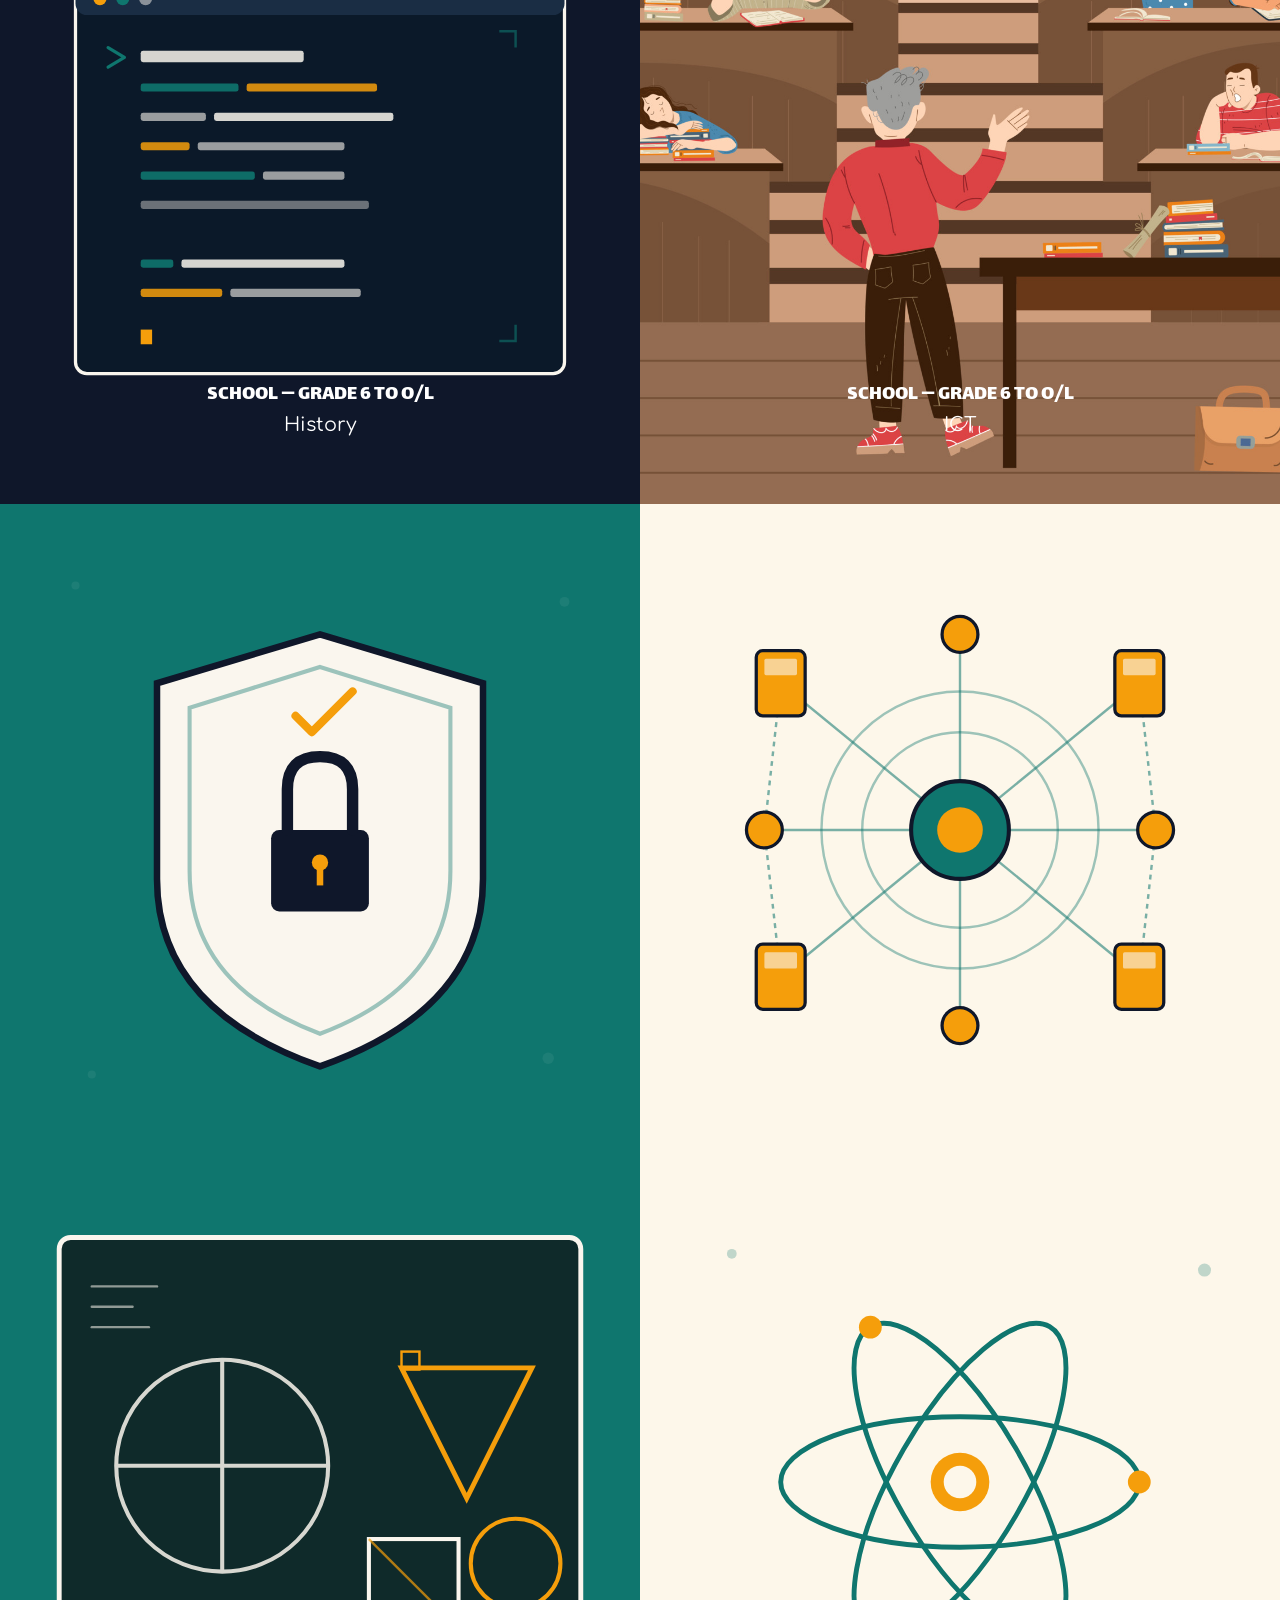
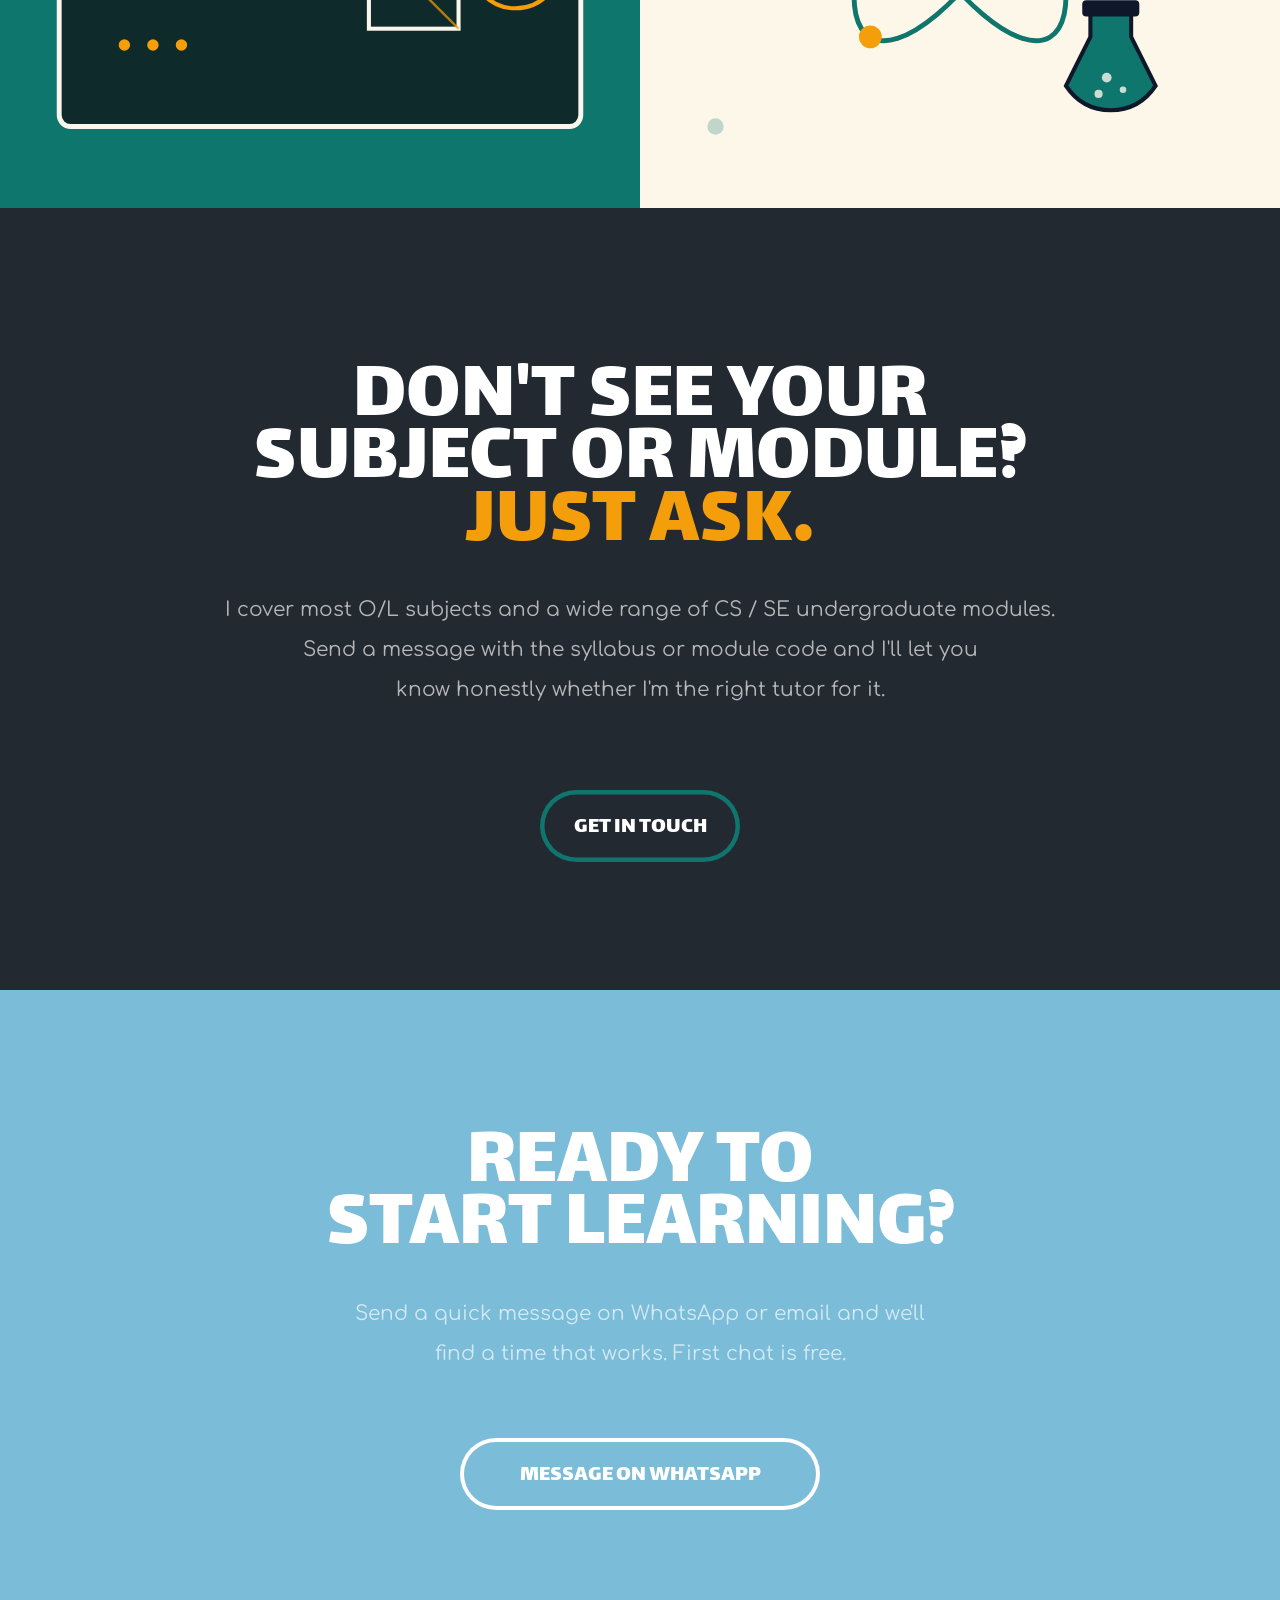
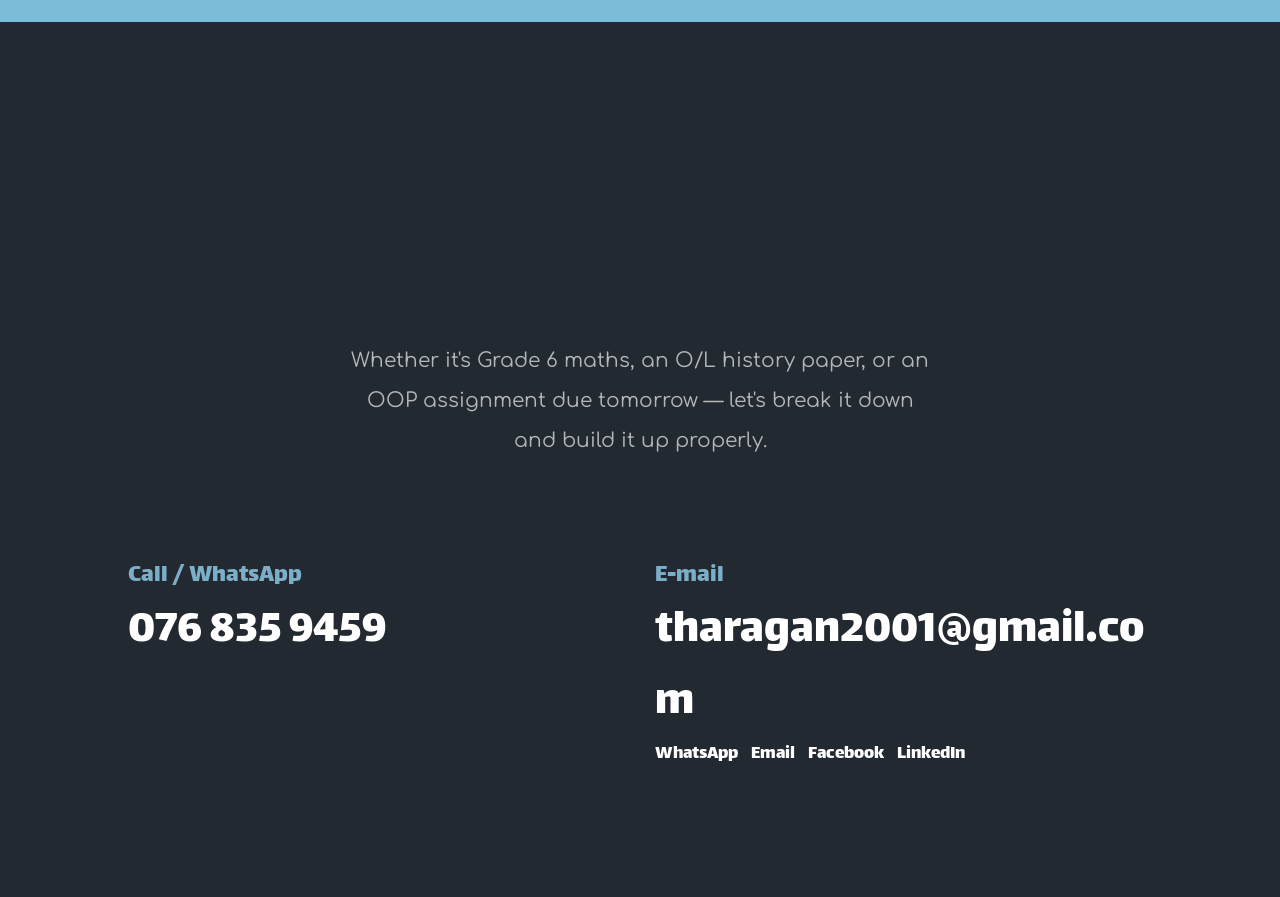
<file: work.html>
<!DOCTYPE html>
<html lang="en">
<head>
    <meta charset="UTF-8">
    <meta name="viewport" content="width=device-width, initial-scale=1.0">
    <title>Classes — T. Sivavarunan</title>
    <meta name="description" content="Subjects and modules taught: school tuition (Grade 6 to O/L) in Maths, Science, History, ICT, plus IT undergraduate mentoring in Cyber Security, OOP, Concurrent Programming and IoT.">
    <link rel="stylesheet" type="text/css" href="css/bootstrap.min.css">
    <link rel="stylesheet" type="text/css" href="css/fontawesome-all.min.css">
    <link rel="stylesheet" type="text/css" href="css/style.css">
    <link rel="icon" href="images/favicon.svg" type="image/svg+xml">
</head>
<body class="inner-page">
<div class="menu-toggle">
    <div class="icon"></div>
</div>
<div class="main-menu">
    <div class="contant-info">
        <div><a href="mailto:tharagan2001@gmail.com">tharagan2001@gmail.com</a></div>
        <div>076 835 9459</div>
    </div>
    <div class="menu-links">
        <ul>
            <li><a href="index.html">Home</a></li>
            <li><a href="about.html">About</a></li>
            <li><a href="work.html">Classes</a></li>
            <li><a href="blog.html">Blog</a></li>
            <li><a href="contact.html">Contact</a></li>
        </ul>
    </div>
    <div class="social-media">
        <div class="social-link-holder"><a href="https://wa.me/94768359459" target="_blank" rel="noopener">WhatsApp</a></div>
        <div class="social-link-holder"><a href="mailto:tharagan2001@gmail.com">Email</a></div>
        <div class="social-link-holder"><a href="#" target="_blank" rel="noopener">Facebook</a></div>
        <div class="social-link-holder"><a href="#" target="_blank" rel="noopener">LinkedIn</a></div>
    </div>
</div>
<nav class="container-fluid cnav">
    <div class="row">
        <div class="col">
            <div class="logo-holder">
                <a href="index.html"><img class="logo" src="images/logo.svg" alt="T. Sivavarunan"></a>
            </div>
        </div>
        <div class="col text-right">
            <div class="social-media">
                <div class="social-link-holder"><a href="https://wa.me/94768359459" target="_blank" rel="noopener">WhatsApp</a></div>
                <div class="social-link-holder"><a href="mailto:tharagan2001@gmail.com">Email</a></div>
                <div class="social-link-holder"><a href="#" target="_blank" rel="noopener">Facebook</a></div>
                <div class="social-link-holder"><a href="#" target="_blank" rel="noopener">LinkedIn</a></div>
            </div>
        </div>
    </div>
</nav>
<header class="container-fluid header">
    <div class="mouse-scroll"></div>
    <div class="row">
        <div class="col">
            <div class="extra-lg-text">
                <span>real understanding</span><br>
                <span>over rote learning.</span><br>
                <span class="other-color">browse the</span><br>
                <span class="other-color">classes.</span>
            </div>
        </div>
    </div>
</header>
<div class="container-fluid box-content">
    <div class="row">
        <div class="col-md-6">
            <div class="boxy img-box">
                <div class="img"><img src="images/img1.svg" alt="Mathematics"></div>
                <div class="bottom-text">
                    <div class="link">SCHOOL — GRADE 6 to O/L</div>
                    <div class="text">Mathematics</div>
                </div>
                <a href="project.html" class="project-link-full"></a>
            </div>
        </div>
        <div class="col-md-6">
            <div class="boxy img-box">
                <div class="img"><img src="images/img2.svg" alt="Science"></div>
                <div class="bottom-text">
                    <div class="link">SCHOOL — GRADE 6 to O/L</div>
                    <div class="text">Science</div>
                </div>
                <a href="project.html" class="project-link-full"></a>
            </div>
        </div>
    </div>
</div>
<div class="container-fluid box-content">
    <div class="row">
        <div class="col-md-6">
            <div class="boxy img-box">
                <div class="img"><img src="images/img3.svg" alt="History"></div>
                <div class="bottom-text">
                    <div class="link">SCHOOL — GRADE 6 to O/L</div>
                    <div class="text">History</div>
                </div>
                <a href="project.html" class="project-link-full"></a>
            </div>
        </div>
        <div class="col-md-6">
            <div class="boxy img-box">
                <div class="img"><img src="images/img4.jpg" alt="ICT"></div>
                <div class="bottom-text">
                    <div class="link">SCHOOL — GRADE 6 to O/L</div>
                    <div class="text">ICT</div>
                </div>
                <a href="project.html" class="project-link-full"></a>
            </div>
        </div>
    </div>
</div>
<div class="container-fluid box-content">
    <div class="row">
        <div class="col-md-6">
            <div class="boxy img-box">
                <div class="img"><img src="images/img5.svg" alt="Cyber Security"></div>
                <div class="bottom-text">
                    <div class="link">IT UNDERGRAD MENTORING</div>
                    <div class="text">Cyber Security</div>
                </div>
                <a href="project.html" class="project-link-full"></a>
            </div>
        </div>
        <div class="col-md-6">
            <div class="boxy img-box img5">
                <div class="img"><img src="images/img6.svg" alt="Object-Oriented Programming"></div>
                <div class="bottom-text">
                    <div class="link">IT UNDERGRAD MENTORING</div>
                    <div class="text">Object-Oriented Programming</div>
                </div>
                <a href="project.html" class="project-link-full"></a>
            </div>
        </div>
    </div>
</div>
<div class="container-fluid box-content">
    <div class="row">
        <div class="col-md-6">
            <div class="boxy img-box">
                <div class="img"><img src="images/img1.svg" alt="Concurrent Programming"></div>
                <div class="bottom-text">
                    <div class="link">IT UNDERGRAD MENTORING</div>
                    <div class="text">Concurrent Programming</div>
                </div>
                <a href="project.html" class="project-link-full"></a>
            </div>
        </div>
        <div class="col-md-6">
            <div class="boxy img-box">
                    <div class="img"><img src="images/img2.svg" alt="Internet of Things"></div>
                <div class="bottom-text">
                    <div class="link">IT UNDERGRAD MENTORING</div>
                    <div class="text">Internet of Things (IoT)</div>
                </div>
                <a href="project.html" class="project-link-full"></a>
            </div>
        </div>
    </div>
</div>
<div class="container-fluid default-content">
    <div class="row">
        <div class="col">
            <div class="lg-text">
                <span>don't see your</span><br>
                <span>subject or module?</span><br>
                <span class="other-color">just ask.</span></div>
            <div class="normal-text">
                <p>I cover most O/L subjects and a wide range of CS / SE undergraduate modules.<br>
                    Send a message with the syllabus or module code and I'll let you<br>
                    know honestly whether I'm the right tutor for it.</p>
            </div>
            <div class="btn-holder">
                <a href="contact.html" class="cr-btn primary">get in touch</a>
            </div>
        </div>
    </div>
</div>
<div class="container-fluid other-content">
    <div class="row">
        <div class="col">
            <div class="lg-text">ready to<br>start learning?</div>
            <div class="normal-text">
                <p>Send a quick message on WhatsApp or email and we'll<br>
                        find a time that works. First chat is free.</p>
            </div>
            <div class="btn-holder">
                <a href="https://wa.me/94768359459" target="_blank" rel="noopener" class="cr-btn ex-padding">message on whatsapp</a>
            </div>
        </div>
    </div>
</div>
<footer class="container-fluid footer">
    <div class="row">
        <div class="col">
            <div class="lg-text">
                <span>concept-first teaching.</span><br>
                <span>let's begin.</span>
            </div>
            <div class="normal-text">
                <p>Whether it's Grade 6 maths, an O/L history paper, or an<br>OOP assignment due tomorrow — let's break it down<br>and build it up properly.</p>
            </div>
        </div>
    </div>
    <div class="row">
        <div class="col">
            <div class="contact-info-holder">
                <div class="title">Call / WhatsApp</div>
                <div class="contact-info"><a href="https://wa.me/94768359459" target="_blank" rel="noopener">076 835 9459</a></div>
            </div>
        </div>
        <div class="col">
            <div class="contact-info-holder">
                <div class="title">E-mail</div>
                <div class="contact-info"><a href="mailto:tharagan2001@gmail.com">tharagan2001@gmail.com</a></div>
                <div class="social-media">
                    <div class="social-link-holder"><a href="https://wa.me/94768359459" target="_blank" rel="noopener">WhatsApp</a></div>
                    <div class="social-link-holder"><a href="mailto:tharagan2001@gmail.com">Email</a></div>
                    <div class="social-link-holder"><a href="#" target="_blank" rel="noopener">Facebook</a></div>
                    <div class="social-link-holder"><a href="#" target="_blank" rel="noopener">LinkedIn</a></div>
                </div>
            </div>
        </div>
    </div>
</footer>
<script src="js/jquery.min.js"></script>
<script src="js/popper.min.js"></script>
<script src="js/bootstrap.min.js"></script>
<script src="js/anime.min.js"></script>
<script src="js/scrollreveal.min.js"></script>
<script src="js/main.js"></script>
</body>
</html>
</file>
<file: css/style.css>
/*------------------------------------------------------------------
 * Theme Name: CRE8
 * Theme URI: https://www.brandio.io/envato/cre8
 * Author: Brandio
 * Author URI: https://www.brandio.io/
 * Description: A Bootstrap Responsive HTML5 Template
 * Version: 1.0
 * Licensed under MIT (https://github.com/twbs/bootstrap/blob/master/LICENSE)
 * Bootstrap v4.1 (http://getbootstrap.com)
 * Copyright 2019 Brandio.
 -------------------------------------------------------------------*/
/*------------------------------------------------------------------
[Table of contents]

1. General Styles.
2. Header Styles
3. Box Contentt Styles
4. Default Content Styles
5. Clients Section Styles
6. Other Content Styles
7. Process Section Styles
8. Team Section Styles
9. Jobs Section Styles
10. Blog Section Styles
11. Post Section Styles
12. Few Contact Styles
13. Jobs Section Styles
14. Social Row Styles
15. Project Info Styles
16. Footer Styles
17. Responsive Styles.
-------------------------------------------------------------------*/
@import url("https://fonts.googleapis.com/css?family=Comfortaa&display=swap");

@import url("https://fonts.googleapis.com/css?family=Lalezar&display=swap");
/* -----------------------------------
    1 - General Styles
------------------------------------*/
::selection {
    background-color: rgba(137, 139, 145, 0.7);
}

*, body {
    font-family: 'Comfortaa', cursive;
    font-weight: 400;
    -webkit-font-smoothing: antialiased;
    text-rendering: optimizeLegibility;
    -moz-osx-font-smoothing: grayscale;
}

h1, h2, h3, h4, h5, h6 {
    font-family: "Lalezar", cursive;
}

.cr-btn {
    display: inline-block;
    font-family: "Lalezar", cursive;
    font-size: 1.45rem;
    color: #fff;
    text-transform: uppercase;
    padding: 1.3rem 2.1rem 1rem;
    border-radius: 10rem;
    -webkit-box-shadow: inset 0 0 0 0.25rem #fff;
    box-shadow: inset 0 0 0 0.25rem #fff;
    -webkit-transition: all 0.3s ease-in-out;
    transition: all 0.3s ease-in-out;
}

.cr-btn:hover, .cr-btn:focus {
    color: #232931;
    text-decoration: none;
    -webkit-box-shadow: inset 0 0 0 3.25rem #fff;
    box-shadow: inset 0 0 0 3.25rem #fff;
}

.cr-btn.primary {
    color: #fff;
    -webkit-box-shadow: inset 0 0 0 0.28rem #0F766E;
    box-shadow: inset 0 0 0 0.28rem #0F766E;
}

.cr-btn.primary:hover, .cr-btn.primary:focus {
    color: #fff;
    -webkit-box-shadow: inset 0 0 0 3.25rem #0F766E;
    box-shadow: inset 0 0 0 3.25rem #0F766E;
}

.cr-btn.black {
    color: #000;
    -webkit-box-shadow: inset 0 0 0 0.28rem #000;
    box-shadow: inset 0 0 0 0.28rem #000;
}

.cr-btn.black:hover, .cr-btn.black:focus {
    color: #fff;
    -webkit-box-shadow: inset 0 0 0 3.25rem #000;
    box-shadow: inset 0 0 0 3.25rem #000;
}

.cr-btn.ex-padding {
    padding: 1.3rem 3.7rem 1rem;
}

body {
    overflow-x: hidden;
    -webkit-transition: all 500ms cubic-bezier(1, -0.02, 0.25, 0.75);
    transition: all 500ms cubic-bezier(1, -0.02, 0.25, 0.75);
}

body.menu-open {
    padding-left: 30rem;
}

.menu-toggle {
    position: fixed;
    z-index: 99999;
    width: 1.8rem;
    height: 2.2rem;
    cursor: pointer;
    left: 3.5rem;
    top: 50%;
    margin-top: -1.1rem;
    mix-blend-mode: difference;
    -webkit-transition: all 500ms cubic-bezier(1, -0.02, 0.25, 0.75);
    transition: all 500ms cubic-bezier(1, -0.02, 0.25, 0.75);
}

.menu-toggle .icon {
    position: absolute;
    display: inline-block;
    top: 0;
    left: 0;
    width: 100%;
    height: 3px;
    background-color: #0F766E;
    -webkit-transition: all 0.4s ease;
    transition: all 0.4s ease;
}

.menu-toggle .icon:before, .menu-toggle .icon:after {
    content: "";
    position: absolute;
    left: 0;
    width: 100%;
    height: 100%;
    background-color: #0F766E;
    -webkit-transform-origin: center;
    -moz-transform-origin: center;
    -ms-transform-origin: center;
    transform-origin: center;
    -webkit-transition: all 0.4s ease;
    transition: all 0.4s ease;
}

.menu-toggle .icon:before {
    top: 1rem;
}

.menu-toggle .icon:after {
    top: 2rem;
}

.menu-toggle.open {
    left: 29.1rem;
}

.menu-toggle.open .icon {
    background-color: transparent;
}

.menu-toggle.open .icon:before {
    -webkit-transform: rotate(45deg) scaleX(1.4);
    -moz-transform: rotate(45deg) scaleX(1.4);
    -ms-transform: rotate(45deg) scaleX(1.4);
    transform: rotate(45deg) scaleX(1.4);
}

.menu-toggle.open .icon:after {
    top: 1rem;
    -webkit-transform: rotate(-45deg) scaleX(1.4);
    -moz-transform: rotate(-45deg) scaleX(1.4);
    -ms-transform: rotate(-45deg) scaleX(1.4);
    transform: rotate(-45deg) scaleX(1.4);
}

.main-menu {
    position: fixed;
    top: 0;
    left: -30rem;
    height: 100%;
    width: 30rem;
    background-color: #071626;
    text-align: right;
    padding: 3rem 4rem;
    overflow-y: hidden;
    z-index: 9999;
    -webkit-transition: all 500ms cubic-bezier(1, -0.02, 0.25, 0.75);
    transition: all 500ms cubic-bezier(1, -0.02, 0.25, 0.75);
}

.main-menu.opened {
    left: 0;
}

.main-menu .contant-info {
    margin-bottom: 4rem;
}

.main-menu .contant-info div {
    font-family: "Lalezar", cursive;
    font-size: 1.3rem;
    color: #8BBDD6;
}

.main-menu .contant-info div a {
    font-family: "Lalezar", cursive;
    font-size: 1.3rem;
    color: #8BBDD6;
    -webkit-transition: all 0.3s ease;
    transition: all 0.3s ease;
}

.main-menu .contant-info div a:hover, .main-menu .contant-info div a:focus {
    color: #F59E0B;
    text-decoration: none;
}

.main-menu .menu-links {
    margin-bottom: 6rem;
}

.main-menu .menu-links ul {
    padding: 0;
    margin: 0;
    list-style: none;
}

.main-menu .menu-links ul li {
    overflow: hidden;
    padding-top: 0.5rem;
}

.main-menu .menu-links ul li a {
    display: inline-block;
    font-size: 5.3rem;
    line-height: 3.4rem;
    font-family: "Lalezar", cursive;
    color: #D6EAF7;
    text-transform: uppercase;
    -webkit-transition: all 0.5s ease;
    transition: all 0.5s ease;
}

.main-menu .menu-links ul li a:hover, .main-menu .menu-links ul li a:focus {
    color: #F59E0B;
    text-decoration: none;
}

.main-menu .social-media {
    display: inline-block;
    opacity: 1;
    pointer-events: all;
    -webkit-transform: translateY(0);
    -moz-transform: translateY(0);
    -ms-transform: translateY(0);
    transform: translateY(0);
    -webkit-transition: all 0.3s ease;
    transition: all 0.3s ease;
}

.main-menu .social-media .social-link-holder {
    text-align: right;
}

.main-menu .social-media .social-link-holder a {
    font-size: 1.2rem;
    font-family: "Lalezar", cursive;
    color: #A8AAAD;
    -webkit-transition: all 0.3s ease;
    transition: all 0.3s ease;
}

.main-menu .social-media .social-link-holder a:hover, .main-menu .social-media .social-link-holder a:focus {
    color: #8b8d91;
    text-decoration: none;
}

/* -----------------------------------
    2 - Header Styles
------------------------------------*/
.cnav {
    position: fixed;
    width: 100%;
    z-index: 999;
    padding: 4rem 3.5rem;
    pointer-events: none;
    -webkit-transition: all 0.3s ease;
    transition: all 0.3s ease;
}

.cnav .logo-holder {
    display: inline-block;
    pointer-events: all;
}

.cnav .logo-holder img {
    width: 2.4rem;
}

.cnav .social-media {
    display: inline-block;
    opacity: 1;
    pointer-events: all;
    -webkit-transform: translateY(0);
    -moz-transform: translateY(0);
    -ms-transform: translateY(0);
    transform: translateY(0);
    -webkit-transition: all 0.3s ease;
    transition: all 0.3s ease;
}

.cnav .social-media .social-link-holder {
    text-align: left;
}

.cnav .social-media .social-link-holder a {
    font-size: 1.2rem;
    font-family: "Lalezar", cursive;
    color: #fff;
    -webkit-transition: all 0.3s ease;
    transition: all 0.3s ease;
}

.cnav .social-media .social-link-holder a:hover, .cnav .social-media .social-link-holder a:focus {
    color: #898b91;
    text-decoration: none;
}

.cnav .social-media.hide {
    -webkit-transform: translateY(-13rem);
    -moz-transform: translateY(-13rem);
    -ms-transform: translateY(-13rem);
    transform: translateY(-13rem);
}

.cnav.blend {
    mix-blend-mode: difference;
}

.header {
    background-color: #232931;
    text-align: center;
    padding: 16rem 3.5rem 14rem;
}

.header .mouse-scroll {
    position: absolute;
    display: inline-block;
    bottom: 3rem;
    left: 50%;
    margin-left: -0.8rem;
    width: 1.6rem;
    height: 2.4rem;
    border-radius: 2rem;
    background-color: rgba(255, 255, 255, 0.15);
    pointer-events: none;
    -webkit-box-shadow: 0 0.3rem 5rem rgba(0, 0, 0, 0.24);
    box-shadow: 0 0.3rem 5rem rgba(0, 0, 0, 0.24);
    -webkit-transition: all 0.6s ease;
    transition: all 0.6s ease;
}

.header .mouse-scroll:before {
    position: absolute;
    content: "";
    top: 0.5rem;
    left: 50%;
    margin-left: -0.1rem;
    width: 0.2rem;
    height: 0.4rem;
    border-radius: 1rem;
    background-color: rgba(255, 255, 255, 0.21);
    -webkit-animation: m-an 2s ease infinite;
    -moz-animation: m-an 2s ease infinite;
    -ms-animation: m-an 2s ease infinite;
    animation: m-an 2s ease infinite;
}

.header .mouse-scroll.hide {
    opacity: 0;
}

.header .mouse-scroll.hide:before {
    opacity: 0;
    -webkit-animation: none;
    -moz-animation: none;
    -ms-animation: none;
    animation: none;
    -webkit-transition: all 0.6s ease;
    transition: all 0.6s ease;
}

@-webkit-keyframes m-an {
    0% {
        top: 0.5rem;
        height: 0.2rem;
        opacity: 0;
    }

    15% {
        top: 0.7rem;
        height: 0.6rem;
        opacity: 1;
    }

    50% {
        top: 0.9rem;
        height: 0.6rem;
        opacity: 1;
    }

    70% {
        top: 1rem;
        height: 0.5rem;
        opacity: 1;
    }

    90% {
        top: 1.2rem;
        height: 0.5rem;
        opacity: 0;
    }

    100% {
        top: 1.2rem;
        height: 0.5rem;
        opacity: 0;
    }
}

@-moz-keyframes m-an {
    0% {
        top: 0.5rem;
        height: 0.2rem;
        opacity: 0;
    }

    15% {
        top: 0.7rem;
        height: 0.6rem;
        opacity: 1;
    }

    50% {
        top: 0.9rem;
        height: 0.6rem;
        opacity: 1;
    }

    70% {
        top: 1rem;
        height: 0.5rem;
        opacity: 1;
    }

    90% {
        top: 1.2rem;
        height: 0.5rem;
        opacity: 0;
    }

    100% {
        top: 1.2rem;
        height: 0.5rem;
        opacity: 0;
    }
}

@-ms-keyframes m-an {
    0% {
        top: 0.5rem;
        height: 0.2rem;
        opacity: 0;
    }

    15% {
        top: 0.7rem;
        height: 0.6rem;
        opacity: 1;
    }

    50% {
        top: 0.9rem;
        height: 0.6rem;
        opacity: 1;
    }

    70% {
        top: 1rem;
        height: 0.5rem;
        opacity: 1;
    }

    90% {
        top: 1.2rem;
        height: 0.5rem;
        opacity: 0;
    }

    100% {
        top: 1.2rem;
        height: 0.5rem;
        opacity: 0;
    }
}

@keyframes m-an {
    0% {
        top: 0.5rem;
        height: 0.2rem;
        opacity: 0;
    }

    15% {
        top: 0.7rem;
        height: 0.6rem;
        opacity: 1;
    }

    50% {
        top: 0.9rem;
        height: 0.6rem;
        opacity: 1;
    }

    70% {
        top: 1rem;
        height: 0.5rem;
        opacity: 1;
    }

    90% {
        top: 1.2rem;
        height: 0.5rem;
        opacity: 0;
    }

    100% {
        top: 1.2rem;
        height: 0.5rem;
        opacity: 0;
    }
}

.extra-lg-text {
    color: #fff;
    text-align: center;
    font-family: "Lalezar", cursive;
    font-size: 6.9rem;
    line-height: 5rem;
    text-transform: uppercase;
}

.extra-lg-text span {
    display: inline-block;
    font-family: "Lalezar", cursive;
}

.extra-lg-text .other-color {
    color: #F59E0B;
    font-family: "Lalezar", cursive;
}

/*
.inner-page{
    .header{
        background-color: #7BBCD8;
    }
}
*/
/* -----------------------------------
    3 - Box Contentt Styles
------------------------------------*/
.box-content {
    padding: 0;
}

.box-content .row {
    margin: 0;
}

.box-content .row div[class^="col"] {
    padding: 0;
}

.boxy {
    position: relative;
    height: 100%;
    padding: 12rem 6rem;
}

.boxy h1.title {
    font-size: 4.1rem;
    line-height: 3.4rem;
    margin: 0;
    margin-bottom: 3rem;
}

.boxy .text ul {
    padding: 0;
    margin: 0;
    list-style: none;
}

.boxy .text ul li {
    font-family: "Lalezar", cursive;
    text-transform: uppercase;
    font-size: 1.2rem;
}

.boxy .bottom-text {
    text-align: center;
}

.boxy .bottom-text .link {
    font-family: "Lalezar", cursive;
    text-transform: uppercase;
    color: #fff;
    font-size: 1.3rem;
}

.boxy .bottom-text .link a {
    font-family: "Lalezar", cursive;
    text-transform: uppercase;
    color: #fff;
    font-size: 1.3rem;
    -webkit-transition: all 0.3s ease;
    transition: all 0.3s ease;
}

.boxy .bottom-text .link a:hover, .boxy .bottom-text .link a:focus {
    color: #abadb3;
    text-decoration: none;
}

.boxy .bottom-text .text {
    color: #fff;
    font-size: 1.2rem;
}

.boxy .project-link-full {
    position: absolute;
    display: inline-block;
    top: 0;
    left: 0;
    width: 100%;
    height: 100%;
}

.boxy.c1-color {
    background-color: #0B1929;
}

.boxy.c1-color h1.title {
    color: #D6EAF7;
}

.boxy.c1-color .text {
    color: rgba(196, 220, 242, 0.80);
}

.boxy.c1-color .slg-text {
    color: #D6EAF7;
}

.boxy.c1-color .normal-lg-text p {
    color: rgba(196, 220, 242, 0.80);
}

.boxy.primary-color {
    background-color: #0F766E;
}

.boxy.primary-color h1.title {
    color: #E8F6FA;
}

.boxy.primary-color .text {
    color: rgba(196, 220, 242, 0.80);
}

.boxy.primary-color .slg-text {
    color: #fff;
}

.boxy.primary-color .normal-lg-text p {
    color: #fff;
}

.boxy.default-color {
    background-color: #232931;
}

.boxy.default-color h1.title {
    color: #FAF6EE;
}

.boxy.default-color .text {
    color: rgba(216, 216, 216, 0.66);
}

.boxy.default-color .slg-text {
    color: #fff;
}

.boxy.default-color .normal-lg-text p {
    color: rgba(255, 255, 255, 0.66);
}

.boxy.c2-color {
    background-color: #7BBCD8;
}

.boxy.c2-color h1.title {
    color: #FAF6EE;
}

.boxy.c2-color .text {
    color: rgba(216, 216, 216, 0.66);
}

.boxy.c2-color .slg-text {
    color: #fff;
}

.boxy.c2-color .normal-lg-text p {
    color: rgba(255, 255, 255, 0.66);
}

.boxy.img-box {
    position: relative;
    padding: 4rem;
    min-height: 652px;
    z-index: 1;
    display: -webkit-box;
    display: -moz-box;
    display: -ms-flexbox;
    display: -webkit-flex;
    display: flex;
    -moz-justify-content: center;
    -webkit-justify-content: center;
    -ms-justify-content: center;
    justify-content: center;
    -moz-align-items: flex-end;
    -webkit-align-items: flex-end;
    -ms-align-items: flex-end;
    align-items: flex-end;
    overflow: hidden;
}

.boxy.img-box:before {
    content: "";
    position: absolute;
    top: 0;
    left: 0;
    width: 100%;
    height: 100%;
    background-color: #232931;
    opacity: 0;
    z-index: -1;
    -webkit-transform-origin: center center;
    -moz-transform-origin: center center;
    -ms-transform-origin: center center;
    transform-origin: center center;
    -webkit-transform: scale(0.9);
    -moz-transform: scale(0.9);
    -ms-transform: scale(0.9);
    transform: scale(0.9);
    -webkit-transition: all 0.4s ease;
    transition: all 0.4s ease;
}

.boxy.img-box .img img {
    display: block;
    width: 100%;
    height: 100%;
    object-fit: cover;
}

.boxy.img-box .img {
    content: "";
    position: absolute;
    top: 0;
    left: 0;
    width: 100%;
    height: 100%;
    z-index: -2;
    background-size: cover;
    background-position: center;
    background-repeat: no-repeat;
    -webkit-transform-origin: center center;
    -moz-transform-origin: center center;
    -ms-transform-origin: center center;
    transform-origin: center center;
    -webkit-transform: scale(1);
    -moz-transform: scale(1);
    -ms-transform: scale(1);
    transform: scale(1);
    -webkit-transition: all 2s ease;
    transition: all 2s ease;
}

.boxy.img-box:hover .img, .boxy.img-box:focus .img {
    -webkit-transform: scale(1.1);
    -moz-transform: scale(1.1);
    -ms-transform: scale(1.1);
    transform: scale(1.1);
}

.boxy.img-box:hover:before, .boxy.img-box:focus:before {
    opacity: 0.8;
    -webkit-transform: scale(1);
    -moz-transform: scale(1);
    -ms-transform: scale(1);
    transform: scale(1);
}

/* -----------------------------------
    4 - Default Content Styles
------------------------------------*/
.default-content {
    background-color: #232931;
    text-align: center;
    padding: 10rem 3.5rem 8rem;
}

.default-content .lg-text {
    margin-bottom: 2.2rem;
}

.default-content p {
    color: rgba(255, 255, 255, 0.66);
    font-size: 1.26rem;
    line-height: 2.5rem;
}

.default-content .normal-text {
    margin-bottom: 5rem;
}

.lg-text {
    color: #fff;
    text-align: center;
    font-family: "Lalezar", cursive;
    font-size: 5.3rem;
    line-height: 3.9rem;
    text-transform: uppercase;
    margin-bottom: 2.2rem;
}

.lg-text span {
    font-family: "Lalezar", cursive;
    display: inline-block;
}

.lg-text .other-color {
    color: #F59E0B;
    font-family: "Lalezar", cursive;
}

.normal-text p {
    color: rgba(255, 255, 255, 0.66);
    font-size: 1.26rem;
    line-height: 2.5rem;
}

.slg-text {
    color: #fff;
    text-align: center;
    font-family: "Lalezar", cursive;
    font-size: 5rem;
    line-height: 3.9rem;
    text-transform: uppercase;
    margin-bottom: 5rem;
}

.slg-text span {
    font-family: "Lalezar", cursive;
    display: inline-block;
}

.slg-text .other-color {
    color: #F59E0B;
    font-family: "Lalezar", cursive;
}

.normal-lg-text {
    text-align: center;
}

.normal-lg-text p {
    font-family: "Lalezar", cursive;
    color: rgba(255, 255, 255, 0.66);
    font-size: 2.5rem;
    line-height: 3.3rem;
}

.normal-lg-text p a {
    font-family: "Lalezar", cursive;
    color: rgba(255, 255, 255, 0.66);
    font-size: 2rem;
    line-height: 3.3rem;
}

/* -----------------------------------
    5 - Clients Section Styles
------------------------------------*/
.clients-section {
    background-color: #0B1929;
    text-align: left;
    padding: 10rem 10rem 3rem;
}

.clients-section .lg-text {
    color: #000;
    text-align: left;
    margin-bottom: 2.2rem;
}

.clients-section p {
    color: rgba(196, 220, 242, 0.80);
    font-size: 1.26rem;
    line-height: 2.5rem;
}

.clients-section .normal-text {
    margin-bottom: 5rem;
}

.clients-section .clients-logos {
    display: -webkit-box;
    display: -moz-box;
    display: -ms-flexbox;
    display: -webkit-flex;
    display: flex;
    -moz-flex-flow: row wrap;
    -webkit-flex-flow: row wrap;
    -ms-flex-flow: row wrap;
    flex-flow: row wrap;
    width: 100%;
}

.clients-section .clients-logos .logo-holder {
    -moz-flex: 1 1 25%;
    -webkit-flex: 1 1 25%;
    -ms-flex: 1 1 25%;
    flex: 1 1 25%;
    margin-bottom: 5rem;
}

.clients-section .clients-logos .logo-holder img {
    max-height: 2.8rem;
}

/* -----------------------------------
    6 - Other Content Styles
------------------------------------*/
.other-content {
    background-color: #7BBCD8;
    text-align: center;
    padding: 9rem 3.5rem 7rem;
}

.other-content .lg-text {
    margin-bottom: 2.2rem;
}

.other-content p {
    color: rgba(255, 255, 255, 0.66);
    font-size: 1.26rem;
    line-height: 2.5rem;
}

.other-content .normal-text {
    margin-bottom: 4rem;
}

/* -----------------------------------
    7 - Process Section Styles
------------------------------------*/
.process-section {
    background-color: #0B1929;
    text-align: left;
    padding: 8rem 12rem 3rem;
}

.process-section .lg-text {
    text-align: left;
}

.process-section p {
    color: rgba(196, 220, 242, 0.80);
    margin-bottom: 6rem;
}

.process-section > .row {
    margin-right: -40px;
    margin-left: -40px;
}

.process-section > .row > div[class^="col"] {
    padding-right: 40px;
    padding-left: 40px;
}

.text-box {
    margin-bottom: 4rem;
}

.text-box .title {
    font-family: "Lalezar", cursive;
    font-size: 2.4rem;
    margin-bottom: 0.8rem;
}

.text-box p {
    color: rgba(196, 220, 242, 0.80);
    font-size: 1.26rem;
    line-height: 2.5rem;
}

/* -----------------------------------
    8 - Team Section Styles
------------------------------------*/
.team-section {
    position: relative;
    background-color: #7BBCD8;
    padding: 10rem 8rem 12rem;
    z-index: 10;
}

.team-section .team-photos {
    position: absolute;
    left: 0;
    bottom: -12.25rem;
    width: 100%;
    padding-bottom: 5rem;
    overflow: hidden;
    white-space: nowrap;
    -webkit-touch-callout: none;
    -webkit-user-select: none;
    -khtml-user-select: none;
    -moz-user-select: none;
    -ms-user-select: none;
    user-select: none;
}

.team-section .team-photos .photo-holder {
    position: relative;
    display: inline-block;
    margin: 0 2.4rem;
}

.team-section .team-photos .photo-holder img {
    border-radius: 10rem;
    width: 14.5rem;
}

.team-section .team-photos .photo-holder:nth-child(odd) {
    bottom: -3.5rem;
}

@-webkit-keyframes photos-move {
    0% {
        -webkit-transform: translateX(0);
        -moz-transform: translateX(0);
        -ms-transform: translateX(0);
        transform: translateX(0);
    }

    100% {
        -webkit-transform: translateX(-140%);
        -moz-transform: translateX(-140%);
        -ms-transform: translateX(-140%);
        transform: translateX(-140%);
    }
}

@-moz-keyframes photos-move {
    0% {
        -webkit-transform: translateX(0);
        -moz-transform: translateX(0);
        -ms-transform: translateX(0);
        transform: translateX(0);
    }

    100% {
        -webkit-transform: translateX(-140%);
        -moz-transform: translateX(-140%);
        -ms-transform: translateX(-140%);
        transform: translateX(-140%);
    }
}

@-ms-keyframes photos-move {
    0% {
        -webkit-transform: translateX(0);
        -moz-transform: translateX(0);
        -ms-transform: translateX(0);
        transform: translateX(0);
    }

    100% {
        -webkit-transform: translateX(-140%);
        -moz-transform: translateX(-140%);
        -ms-transform: translateX(-140%);
        transform: translateX(-140%);
    }
}

@keyframes photos-move {
    0% {
        -webkit-transform: translateX(0);
        -moz-transform: translateX(0);
        -ms-transform: translateX(0);
        transform: translateX(0);
    }

    100% {
        -webkit-transform: translateX(-140%);
        -moz-transform: translateX(-140%);
        -ms-transform: translateX(-140%);
        transform: translateX(-140%);
    }
}

/* -----------------------------------
    9 - Jobs Section Styles
------------------------------------*/
.jobs-section {
    background-color: #0B1929;
    text-align: left;
    padding: 10rem 10rem 3rem;
}

.jobs-section .lg-text {
    text-align: left;
    margin-bottom: 7rem;
}

.jobs-section .job-box-row {
    margin-bottom: 5rem;
}

.jobs-section .job-box-row:last-child {
    margin-bottom: 0;
}

.jobs-section .job-box .title {
    font-family: "Lalezar", cursive;
    font-size: 2.4rem;
    line-height: 2.5rem;
    text-transform: uppercase;
}

.jobs-section .job-box .subtitle {
    color: rgba(196, 220, 242, 0.80);
    font-size: 1.26rem;
    line-height: 2.5rem;
}

.jobs-section .btn-holder {
    text-align: right;
}

.padding-for-team {
    padding-top: 17rem !important;
}

.no-padding-bottom {
    padding-bottom: 0 !important;
}

/* -----------------------------------
    10 - Blog Section Styles
------------------------------------*/
.blog-section {
    padding: 6rem;
    background-color: #0B1929;
}

.post-box {
    display: -webkit-box;
    display: -moz-box;
    display: -ms-flexbox;
    display: -webkit-flex;
    display: flex;
    background-color: #112438;
    margin-bottom: 5rem;
}

.post-box:last-child {
    margin-bottom: 0;
}

.post-box .text-holder {
    padding: 6.5rem 5rem;
}

.post-box .text-holder .title {
    display: inline-block;
    color: #D6EAF7;
    text-align: left;
    font-family: "Lalezar", cursive;
    font-size: 5.3rem;
    line-height: 3.9rem;
    text-transform: uppercase;
    margin-bottom: 2.2rem;
    -webkit-transition: all 0.3s ease;
    transition: all 0.3s ease;
}

.post-box .text-holder .title:hover, .post-box .text-holder .title:focus {
    text-decoration: none;
    color: #7BBCD8;
}

.post-box .text-holder .text {
    color: rgba(196, 220, 242, 0.80);
    font-size: 1.26rem;
    line-height: 2.5rem;
}

.post-box .img-holder img {
    width: 29rem;
}

/* -----------------------------------
    11 - Post Section Styles
------------------------------------*/
.post-section {
    background-color: #0B1929;
    padding: 0;
}

.post-section > .row {
    margin: 0;
}

.post-section > .row > div[class^="col"] {
    padding: 0;
}

.post-section .post-header {
    display: -webkit-box;
    display: -moz-box;
    display: -ms-flexbox;
    display: -webkit-flex;
    display: flex;
}

.post-section .post-header .post-info-holder {
    display: -webkit-box;
    display: -moz-box;
    display: -ms-flexbox;
    display: -webkit-flex;
    display: flex;
    margin-bottom: 4rem;
}

.post-section .post-header .post-info-holder .link-holder {
    -moz-flex: 1;
    -webkit-flex: 1;
    -ms-flex: 1;
    flex: 1;
}

.post-section .post-header .post-info-holder .link-holder a {
    font-family: "Lalezar", cursive;
    font-size: 1.7rem;
    color: #7BBCD8;
    text-transform: uppercase;
    -webkit-transition: all 0.3s ease;
    transition: all 0.3s ease;
}

.post-section .post-header .post-info-holder .link-holder a:hover, .post-section .post-header .post-info-holder .link-holder a:focus {
    color: #7BBCD8;
    text-decoration: none;
}

.post-section .post-header .post-info-holder .post-info {
    -moz-flex: 1;
    -webkit-flex: 1;
    -ms-flex: 1;
    flex: 1;
    text-align: right;
}

.post-section .post-header .post-info-holder .post-info .date {
    display: inline-block;
    color: rgba(196, 220, 242, 0.80);
    font-size: 1.26rem;
    margin-right: 1rem;
}

.post-section .post-header .post-info-holder .post-info .auther {
    display: inline-block;
    color: rgba(196, 220, 242, 0.80);
    font-size: 1.26rem;
}

.post-section .post-header .text-holder {
    padding: 4rem 9.5rem;
}

.post-section .post-header .text-holder .title {
    display: inline-block;
    color: #D6EAF7;
    text-align: left;
    font-family: "Lalezar", cursive;
    font-size: 5.3rem;
    line-height: 3.9rem;
    text-transform: uppercase;
    margin-bottom: 2.2rem;
    -webkit-transition: all 0.3s ease;
    transition: all 0.3s ease;
}

.post-section .post-header .text-holder .text {
    color: rgba(196, 220, 242, 0.80);
    font-size: 1.26rem;
    line-height: 2.5rem;
}

.post-section .post-header .img-holder img {
    width: 29rem;
}

.post-section .post-content {
    padding: 4rem 9.5rem;
}

.post-section .post-content h1 {
    margin-bottom: 1rem;
}

.post-section .post-content p {
    color: rgba(196, 220, 242, 0.80);
    font-size: 1.12rem;
    line-height: 2.5rem;
    margin-bottom: 4rem;
}

/* -----------------------------------
    12 - Few Contact Styles
------------------------------------*/
.few-contact {
    padding: 4rem 8rem;
    background-color: #0B1929;
}

.few-contact .contact-info-holder {
    text-align: left;
}

.few-contact .contact-info-holder .title {
    font-family: "Lalezar", cursive;
    font-size: 1.6rem;
    color: #7BAFC8;
}

.few-contact .contact-info-holder .contact-info {
    font-family: "Lalezar", cursive;
    color: #D6EAF7;
    font-size: 3rem;
}

.few-contact .contact-info-holder .contact-info a {
    font-family: "Lalezar", cursive;
    color: #0F766E;
    font-size: 3rem;
    -webkit-transition: all 0.3s ease;
    transition: all 0.3s ease;
}

.few-contact .contact-info-holder .contact-info a:hover, .few-contact .contact-info-holder .contact-info a:focus {
    color: #7BAFC8;
    text-decoration: none;
}

/* -----------------------------------
    13 - Jobs Section Styles
------------------------------------*/
.our-people-section {
    background-color: #0B1929;
    text-align: left;
    padding: 10rem 10rem;
}

.our-people-section .extra-lg-text {
    color: #7BBCD8;
    margin-bottom: 11rem;
}

.our-people-section .lg-text {
    text-align: left;
    margin-bottom: 2rem;
}

.our-people-section .normal-text {
    margin-bottom: 5rem;
}

.our-people-section .normal-text p {
    color: rgba(196, 220, 242, 0.80);
}

.our-people-section .people-box-row {
    margin-bottom: 5rem;
}

.our-people-section .people-box-row:last-child {
    margin-bottom: 0;
}

.our-people-section .people-box .title {
    font-family: "Lalezar", cursive;
    font-size: 2.4rem;
    line-height: 2.5rem;
    text-transform: uppercase;
}

.our-people-section .people-box .subtitle {
    color: rgba(196, 220, 242, 0.80);
    font-size: 1.26rem;
    line-height: 2.5rem;
}

.our-people-section .btn-holder {
    text-align: right;
}

/* -----------------------------------
    14 - Social Row Styles
------------------------------------*/
.social-row {
    background-color: #7BBCD8;
    text-align: center;
    padding: 5rem 5.5rem;
}

.social-row .social-media .social-link-holder {
    display: inline-block;
    margin: 0 1rem;
}

.social-row .social-media .social-link-holder a {
    font-family: "Lalezar", cursive;
    font-size: 2.5rem;
    color: #fff;
    -webkit-transition: all 0.3s ease;
    transition: all 0.3s ease;
}

.social-row .social-media .social-link-holder a:hover, .social-row .social-media .social-link-holder a:focus {
    color: #0F766E;
    text-decoration: none;
}

/* -----------------------------------
    15 - Project Info Styles
------------------------------------*/
.project-info {
    background-color: #0B1929;
    padding: 6rem 8rem 2rem;
}

.project-info h2 {
    color: #7BBCD8;
    margin-bottom: 1rem;
}

.project-info .lg-text {
    color: #000;
    text-align: left;
    margin-bottom: 2rem;
}

.project-info .normal-text {
    margin-bottom: 5rem;
}

.project-info .normal-text p {
    color: rgba(196, 220, 242, 0.80);
}

.project-info .text-box .title {
    color: #7BBCD8;
    font-size: 1.9rem;
    margin-bottom: 1.4rem;
}

.project-imgs {
    background-color: #0B1929;
    padding: 3.5rem;
}

.project-imgs .img-holder {
    margin-bottom: 4rem;
}

.project-imgs .img-holder img {
    width: 100%;
}

/* -----------------------------------
    16 - Footer Styles
------------------------------------*/
.footer {
    background-color: #232931;
    text-align: center;
    padding: 10rem 8rem 8rem;
}

.footer .lg-text {
    color: #0F766E;
    margin-bottom: 2.2rem;
}

.footer p {
    color: rgba(255, 255, 255, 0.66);
    font-size: 1.26rem;
    line-height: 2.5rem;
}

.footer .normal-text {
    margin-bottom: 6rem;
}

.footer .contact-info-holder {
    text-align: left;
}

.footer .contact-info-holder .title {
    font-family: "Lalezar", cursive;
    font-size: 1.6rem;
    color: #7BAFC8;
}

.footer .contact-info-holder .contact-info {
    font-family: "Lalezar", cursive;
    color: #fff;
    font-size: 3rem;
}

.footer .contact-info-holder .contact-info a {
    font-family: "Lalezar", cursive;
    color: #fff;
    font-size: 3rem;
    -webkit-transition: all 0.3s ease;
    transition: all 0.3s ease;
}

.footer .contact-info-holder .contact-info a:hover, .footer .contact-info-holder .contact-info a:focus {
    color: #0F766E;
    text-decoration: none;
}

.footer .contact-info-holder .social-media {
    display: inline-block;
    opacity: 1;
    pointer-events: all;
    -webkit-transform: translateY(0);
    -moz-transform: translateY(0);
    -ms-transform: translateY(0);
    transform: translateY(0);
    -webkit-transition: all 0.3s ease;
    transition: all 0.3s ease;
}

.footer .contact-info-holder .social-media .social-link-holder {
    text-align: left;
    display: inline-block;
    margin-right: 0.5rem;
}

.footer .contact-info-holder .social-media .social-link-holder a {
    font-size: 1.2rem;
    font-family: "Lalezar", cursive;
    color: #fff;
    -webkit-transition: all 0.3s ease;
    transition: all 0.3s ease;
}

.footer .contact-info-holder .social-media .social-link-holder a:hover, .footer .contact-info-holder .social-media .social-link-holder a:focus {
    color: #898b91;
    text-decoration: none;
}

.footer.one-word {
    padding: 14rem 8rem 13rem;
}

.footer.one-word .lg-text {
    color: #fff;
}

/* -----------------------------------
    17 - Responsive Styles
------------------------------------*/
@media (max-width: 1200px) {
    body.menu-open {
        padding-left: 0;
    }

    .clients-section .clients-logos .logo-holder img {
        max-height: 2rem;
    }

    .footer .contact-info-holder .contact-info, .few-contact .contact-info-holder .contact-info {
        font-size: 4rem;
    }

    .footer .contact-info-holder .contact-info a, .few-contact .contact-info-holder .contact-info a {
        font-size: 4rem;
    }

    .post-box {
        margin-bottom: 3rem;
    }

    .post-box:last-child {
        margin-bottom: 0;
    }

    .post-box .text-holder {
        padding: 4rem 4rem;
    }

    .post-box .text-holder .title {
        font-size: 4rem;
        line-height: 2.8rem;
        margin-bottom: 1.2rem;
    }

    .post-box .text-holder .text {
        font-size: 1.2rem;
        line-height: 2rem;
    }

    .post-box .img-holder img {
        width: 23rem;
    }

    .post-section .post-header .post-info-holder {
        margin-bottom: 3rem;
        -moz-flex-direction: column;
        -webkit-flex-direction: column;
        -ms-flex-direction: column;
        flex-direction: column;
    }

    .post-section .post-header .post-info-holder .post-info {
        text-align: left;
    }

    .post-section .post-header .text-holder .title {
        font-size: 3.6rem;
        line-height: 2.5rem;
        margin-bottom: 2.2rem;
    }

    .post-section .post-header .img-holder img {
        width: 24rem;
    }
}

@media (max-width: 992px) {
    .extra-lg-text {
        font-size: 4.8rem;
        line-height: 3.4rem;
    }

    .lg-text {
        font-size: 4rem;
        line-height: 2.8rem;
    }

    .normal-text p {
        font-size: 1.1rem;
        line-height: 1.8rem;
    }

    .slg-text {
        font-size: 2.6rem;
        line-height: 1.9rem;
        margin-bottom: 3rem;
    }

    .normal-lg-text p {
        font-size: 1.8rem;
        line-height: 2rem;
    }

    .boxy {
        padding: 5rem 6rem;
    }

    .boxy h1.title {
        font-size: 3rem;
        line-height: 2.4rem;
        margin-bottom: 2rem;
    }

    .boxy.img-box {
        padding: 3.2rem;
        min-height: 370px;
    }

    .boxy.img-box:before {
        background: initial;
        background-repeat: repeat-x;
        background-image: -webkit-linear-gradient(0deg, rgba(35, 41, 49, 0.6), rgba(35, 41, 49, 0));
        background-image: -o-linear-gradient(0deg, rgba(35, 41, 49, 0.6), rgba(35, 41, 49, 0));
        background-image: linear-gradient(0deg, rgba(35, 41, 49, 0.6), rgba(35, 41, 49, 0));
        opacity: 1;
        -webkit-transform: scale(1);
        -moz-transform: scale(1);
        -ms-transform: scale(1);
        transform: scale(1);
    }

    .boxy .bottom-text .link {
        font-size: 1rem;
    }

    .boxy .bottom-text .link a {
        font-size: 1rem;
    }

    .boxy .bottom-text .text {
        font-size: 0.9rem;
    }

    .boxy.simple-data {
        padding: 7rem 6rem;
    }

    .clients-section {
        padding: 6rem 6.5rem 5rem;
    }

    .clients-section .clients-logos .logo-holder {
        -moz-flex: 1 1 25%;
        -webkit-flex: 1 1 25%;
        -ms-flex: 1 1 25%;
        flex: 1 1 25%;
        margin-bottom: 3rem;
    }

    .clients-section .clients-logos .logo-holder img {
        max-height: 1.8rem;
    }

    .process-section {
        padding: 6rem 6.5rem;
    }

    .process-section p {
        margin-bottom: 4rem;
    }

    .text-box {
        margin-bottom: 2rem;
    }

    .text-box .title {
        font-size: 2rem;
        margin-bottom: 0.6rem;
    }

    .text-box p {
        font-size: 1.1rem;
        line-height: 1.8rem;
    }

    .team-section {
        padding: 6rem 2rem 6rem;
    }

    .team-section .team-photos {
        bottom: -10.25rem;
        padding-bottom: 5rem;
    }

    .team-section .team-photos .photo-holder {
        margin: 0 1.5rem;
    }

    .team-section .team-photos .photo-holder img {
        width: 10rem;
    }

    .team-section .team-photos .photo-holder:nth-child(odd) {
        bottom: -2rem;
    }

    .jobs-section {
        padding: 6rem 6.5rem;
    }

    .jobs-section .lg-text {
        margin-bottom: 4rem;
    }

    .jobs-section .job-box-row {
        margin-bottom: 4rem;
    }

    .jobs-section .job-box-row:last-child {
        margin-bottom: 0;
    }

    .jobs-section .job-box .title {
        font-size: 2rem;
        line-height: 2.5rem;
        text-transform: capitalize;
    }

    .jobs-section .job-box .subtitle {
        font-size: 1.1rem;
        line-height: 2.5rem;
        margin-bottom: 0.5rem;
    }

    .jobs-section .btn-holder {
        text-align: right;
    }

    .jobs-section .btn-holder .cr-btn {
        padding: 1rem 2rem 0.7rem;
    }

    .padding-for-team {
        padding-top: 12rem !important;
    }

    .project-info {
        padding: 4rem 6.5rem 0;
    }

    .project-info h2 {
        font-size: 2rem;
        line-height: 1.8rem;
    }

    .project-info .normal-text {
        margin-bottom: 2rem;
    }

    .project-info .text-box .title {
        font-size: 1.9rem;
        margin-bottom: 0.2rem;
    }

    .blog-section {
        padding: 4rem 6.5rem;
    }

    .post-box {
        margin-bottom: 3rem;
    }

    .post-box:last-child {
        margin-bottom: 0;
    }

    .post-box .text-holder {
        padding: 4rem 3rem;
    }

    .post-box .text-holder .title {
        font-size: 2.9rem;
        line-height: 2rem;
        margin-bottom: 1.2rem;
    }

    .post-box .text-holder .text {
        font-size: 1rem;
        line-height: 1.8rem;
    }

    .post-box .img-holder img {
        width: 20rem;
    }

    .post-section .post-header .post-info-holder {
        margin-bottom: 3rem;
        -moz-flex-direction: column;
        -webkit-flex-direction: column;
        -ms-flex-direction: column;
        flex-direction: column;
    }

    .post-section .post-header .post-info-holder .link-holder a {
        font-size: 1.4rem;
    }

    .post-section .post-header .post-info-holder .post-info {
        text-align: left;
    }

    .post-section .post-header .post-info-holder .post-info .date {
        font-size: 1.1rem;
    }

    .post-section .post-header .post-info-holder .post-info .auther {
        font-size: 1.1rem;
    }

    .post-section .post-header .text-holder {
        padding: 3rem 6.5rem 0rem;
    }

    .post-section .post-header .text-holder .title {
        font-size: 2.6rem;
        line-height: 2rem;
        margin-bottom: 2.2rem;
    }

    .post-section .post-header .text-holder .text {
        font-size: 1rem;
        line-height: 1.8rem;
    }

    .post-section .post-header .img-holder img {
        width: 20rem;
    }

    .post-section .post-content {
        padding: 3rem 6.5rem;
    }

    .post-section .post-content h1 {
        font-size: 2rem;
        line-height: 2rem;
        margin-bottom: 1rem;
    }

    .post-section .post-content p {
        font-size: 1rem;
        line-height: 1.8rem;
        margin-bottom: 3rem;
    }

    .our-people-section {
        padding: 6rem 6.5rem;
    }

    .our-people-section .extra-lg-text {
        margin-bottom: 5rem;
    }

    .our-people-section .lg-text {
        margin-bottom: 2rem;
    }

    .our-people-section .normal-text {
        margin-bottom: 3rem;
    }

    .our-people-section .people-box-row {
        margin-bottom: 3rem;
    }

    .our-people-section .people-box-row:last-child {
        margin-bottom: 0;
    }

    .our-people-section .people-box .title {
        font-size: 2rem;
        line-height: 2.5rem;
    }

    .our-people-section .people-box .subtitle {
        font-size: 1.2rem;
        line-height: 2rem;
        margin-bottom: 1rem;
    }

    .our-people-section .btn-holder {
        text-align: right;
    }

    .our-people-section .btn-holder .cr-btn {
        padding: 1.1rem 2rem 0.9rem;
    }
}

@media (max-width: 768px) {
    .menu-toggle {
        left: 2rem;
    }

    .main-menu {
        overflow: scroll;
        left: -100%;
    }

    .main-menu .menu-links ul li a {
        font-size: 4.8rem;
        line-height: 3rem;
    }

    .cnav {
        padding: 2rem 2rem;
    }

    .cnav .logo-holder img {
        width: 2.2em;
    }

    .cr-btn {
        font-size: 1.3rem;
    }

    .header {
        padding: 11.5rem 2rem 10rem;
    }

    .extra-lg-text {
        font-size: 3.8rem;
        line-height: 2.6rem;
    }

    .lg-text {
        font-size: 2.6rem;
        line-height: 1.9rem;
    }

    .normal-text p {
        font-size: 1rem;
        line-height: 1.8rem;
    }

    .boxy {
        padding: 5rem 5rem;
    }

    .clients-section {
        padding: 6rem 5rem 5rem;
    }

    .clients-section .clients-logos .logo-holder img {
        max-height: 1.5rem;
    }

    .default-content {
        padding: 10rem 2rem 8rem;
    }

    .other-content {
        padding: 6rem 2rem;
    }

    .footer {
        padding: 6rem 2rem 6rem;
    }

    .footer .contact-info-holder {
        text-align: center;
    }

    .footer .contact-info-holder .title {
        font-size: 1.8rem;
    }

    .footer .contact-info-holder .contact-info {
        font-size: 2.2rem;
        margin-bottom: 3rem;
    }

    .footer .contact-info-holder .contact-info a {
        font-size: 2.2rem;
    }

    .footer .contact-info-holder .social-media .social-link-holder a {
        font-size: 0.9rem;
    }

    .footer.one-word {
        padding: 8rem 8rem 7rem;
    }

    .process-section {
        padding: 6rem 5rem;
    }

    .process-section p {
        margin-bottom: 4rem;
    }

    .text-box {
        margin-bottom: 2rem;
    }

    .text-box .title {
        font-size: 2rem;
        margin-bottom: 0.6rem;
    }

    .text-box p {
        font-size: 1rem;
        line-height: 1.8rem;
        margin-bottom: 2rem;
    }

    .team-section {
        padding: 6rem 2rem 6rem;
    }

    .team-section .team-photos {
        bottom: -8.25rem;
        padding-bottom: 5rem;
    }

    .team-section .team-photos .photo-holder {
        margin: 0 1rem;
    }

    .team-section .team-photos .photo-holder img {
        width: 8rem;
    }

    .team-section .team-photos .photo-holder:nth-child(odd) {
        bottom: -2rem;
    }

    .jobs-section {
        padding: 6rem 5rem 6rem;
    }

    .padding-for-team {
        padding-top: 8rem !important;
    }

    .project-info {
        padding: 4rem 5rem 0;
    }

    .project-imgs {
        padding: 2rem;
    }

    .project-imgs .img-holder {
        margin-bottom: 2.5rem;
    }

    .blog-section {
        padding: 3rem 5rem;
    }

    .post-box {
        margin-bottom: 3rem;
        -moz-flex-direction: column-reverse;
        -webkit-flex-direction: column-reverse;
        -ms-flex-direction: column-reverse;
        flex-direction: column-reverse;
    }

    .post-box:last-child {
        margin-bottom: 0;
    }

    .post-box .text-holder {
        padding: 3rem;
    }

    .post-box .img-holder img {
        width: 100%;
    }

    .post-section .post-header {
        -moz-flex-direction: column-reverse;
        -webkit-flex-direction: column-reverse;
        -ms-flex-direction: column-reverse;
        flex-direction: column-reverse;
    }

    .post-section .post-header .text-holder {
        padding: 3rem 5rem 0rem;
    }

    .post-section .post-header .text-holder .title {
        font-size: 2.9rem;
    }

    .post-section .post-header .img-holder img {
        width: 100%;
    }

    .post-section .post-content {
        padding: 3rem 5rem;
    }

    .few-contact {
        padding: 4rem 2rem;
    }

    .few-contact .contact-info-holder {
        text-align: center;
    }

    .few-contact .contact-info-holder .title {
        font-size: 1.8rem;
    }

    .few-contact .contact-info-holder .contact-info {
        font-size: 2.2rem;
        margin-bottom: 0;
    }

    .few-contact .contact-info-holder .contact-info a {
        font-size: 2.2rem;
    }

    .our-people-section {
        padding: 6rem 5rem;
    }

    .our-people-section .extra-lg-text {
        margin-bottom: 4rem;
    }

    .our-people-section .lg-text {
        margin-bottom: 2rem;
    }

    .our-people-section .normal-text {
        margin-bottom: 3rem;
    }

    .our-people-section .people-box-row {
        margin-bottom: 3rem;
    }

    .our-people-section .people-box-row:last-child {
        margin-bottom: 0;
    }

    .our-people-section .people-box .title {
        font-size: 2rem;
        line-height: 2.5rem;
    }

    .our-people-section .people-box .subtitle {
        font-size: 1.2rem;
        line-height: 2rem;
        margin-bottom: 1rem;
    }

    .our-people-section .btn-holder {
        text-align: right;
    }

    .our-people-section .btn-holder .cr-btn {
        padding: 1.1rem 2rem 0.9rem;
    }

    .social-row {
        padding: 5rem 5.5rem;
    }

    .social-row .social-media .social-link-holder a {
        font-size: 1.5rem;
    }
}

@media (max-width: 575px) {
    .menu-toggle {
        left: inherit;
        right: 1.5rem;
        top: 3.1rem;
    }

    .menu-toggle.open {
        left: inherit;
        right: 1.5rem;
        top: 3.1rem;
    }

    .main-menu {
        width: 100%;
        padding: 2rem;
        text-align: left;
    }

    .main-menu .menu-links {
        margin-bottom: 4rem;
    }

    .main-menu .menu-links ul li {
        overflow: hidden;
        padding-top: 0.5rem;
    }

    .main-menu .menu-links ul li a {
        font-size: 4.8rem;
        line-height: 3rem;
    }

    .main-menu .social-media .social-link-holder {
        text-align: left;
    }

    .cnav {
        padding: 2rem 1.5rem;
    }

    .cnav .logo-holder img {
        width: 2rem;
    }

    .cnav .social-media {
        display: none;
    }

    .extra-lg-text {
        font-size: 2.8rem;
        line-height: 2rem;
    }

    .boxy {
        padding: 5rem 3.5rem;
    }

    .clients-section {
        padding: 6rem 2rem;
    }

    .clients-section .clients-logos .logo-holder {
        -moz-flex: 1 1 50%;
        -webkit-flex: 1 1 50%;
        -ms-flex: 1 1 50%;
        flex: 1 1 50%;
        margin-bottom: 3rem;
    }

    .clients-section .clients-logos .logo-holder img {
        max-height: 1.5rem;
    }

    .footer .contact-info-holder .social-media .social-link-holder a {
        font-size: 0.7rem;
    }

    .process-section {
        padding: 6rem 2rem;
    }

    .process-section > .row {
        margin-right: 0;
        margin-left: 0;
    }

    .process-section > .row > div[class^="col"] {
        padding-right: 0;
        padding-left: 0;
    }

    .jobs-section {
        padding: 6rem 2rem 6rem;
    }

    .jobs-section .btn-holder {
        text-align: left;
    }

    .project-info {
        padding: 4rem 2rem 0;
    }

    .project-imgs .img-holder {
        margin-bottom: 1rem;
    }

    .blog-section {
        padding: 2rem;
    }

    .post-box .text-holder {
        padding: 2rem;
    }

    .post-section .post-header .text-holder {
        padding: 3rem 2rem 0rem;
    }

    .post-section .post-content {
        padding: 3rem 2rem;
    }

    .our-people-section {
        padding: 6rem 2rem;
    }

    .our-people-section .btn-holder {
        text-align: left;
    }

    .social-row .social-media .social-link-holder a {
        font-size: 2rem;
    }
}

/* ========== Dark theme base ========== */
body { background-color: #0B1929; color: #C4DCF2; }
h1, h2, h3, h4, h5, h6 { color: #D6EAF7; }
.project-info .lg-text { color: #E0EEF8; }
.clients-section .lg-text { color: #E0EEF8; }

/* ========== Mobile fixes ========== */
/* Long strings (emails, urls) must not overflow */
.few-contact .contact-info-holder .contact-info,
.few-contact .contact-info-holder .contact-info a,
.footer .contact-info-holder .contact-info,
.footer .contact-info-holder .contact-info a,
.normal-text p,
.text-box p { overflow-wrap: anywhere; word-break: break-word; }

@media (max-width: 768px) {
    /* Lalezar line-height needs >= font-size or wrapped lines collapse */
    .lg-text { line-height: 3rem; }
    .lg-text span { line-height: 3rem; }
    .extra-lg-text { line-height: 4rem; }
    .extra-lg-text span { line-height: 4rem; }
    .slg-text { line-height: 2.6rem; }

    .post-box .text-holder .title,
    .post-section .post-header .text-holder .title { line-height: 3rem; }
}

@media (max-width: 575px) {
    .header { padding: 9rem 1.5rem 6rem; }

    .lg-text { font-size: 2.2rem; line-height: 2.5rem; }
    .lg-text span { line-height: 2.5rem; }
    .extra-lg-text { font-size: 2.6rem; line-height: 2.9rem; }
    .extra-lg-text span { line-height: 2.9rem; }

    .footer .contact-info-holder .contact-info,
    .footer .contact-info-holder .contact-info a,
    .few-contact .contact-info-holder .contact-info,
    .few-contact .contact-info-holder .contact-info a { font-size: 1.6rem; line-height: 2rem; }

    .boxy { padding: 4rem 2rem; }
    .boxy h1.title { font-size: 2.4rem; line-height: 2.7rem; }
    .boxy .text { font-size: 1rem; line-height: 1.7rem; }
    .boxy.img-box { min-height: 380px; padding: 3rem; }

    .post-box .text-holder .title,
    .post-section .post-header .text-holder .title { font-size: 2.4rem; line-height: 2.7rem; }

    .footer { padding: 4rem 2rem; }
    .footer .lg-text { font-size: 1.9rem; line-height: 2.2rem; }

    /* drop hard <br> manual line-breaks visual collisions */
    .normal-text br { display: none; }
}

/* ========== Section bg differentiation ========== */
/* Dark teal tint — how my classes work, project detail */
.process-section,
.project-info,
.project-imgs { background-color: #0C2B28; }

/* Medium navy — what I teach, blog, post, contact info lists */
.jobs-section,
.blog-section,
.post-section,
.our-people-section,
.clients-section { background-color: #162438; }

/* Slightly raised card bg for post-section text panels */
.post-section .post-header .text-holder,
.post-section .post-content { background-color: #1A2D44; }
</file>
